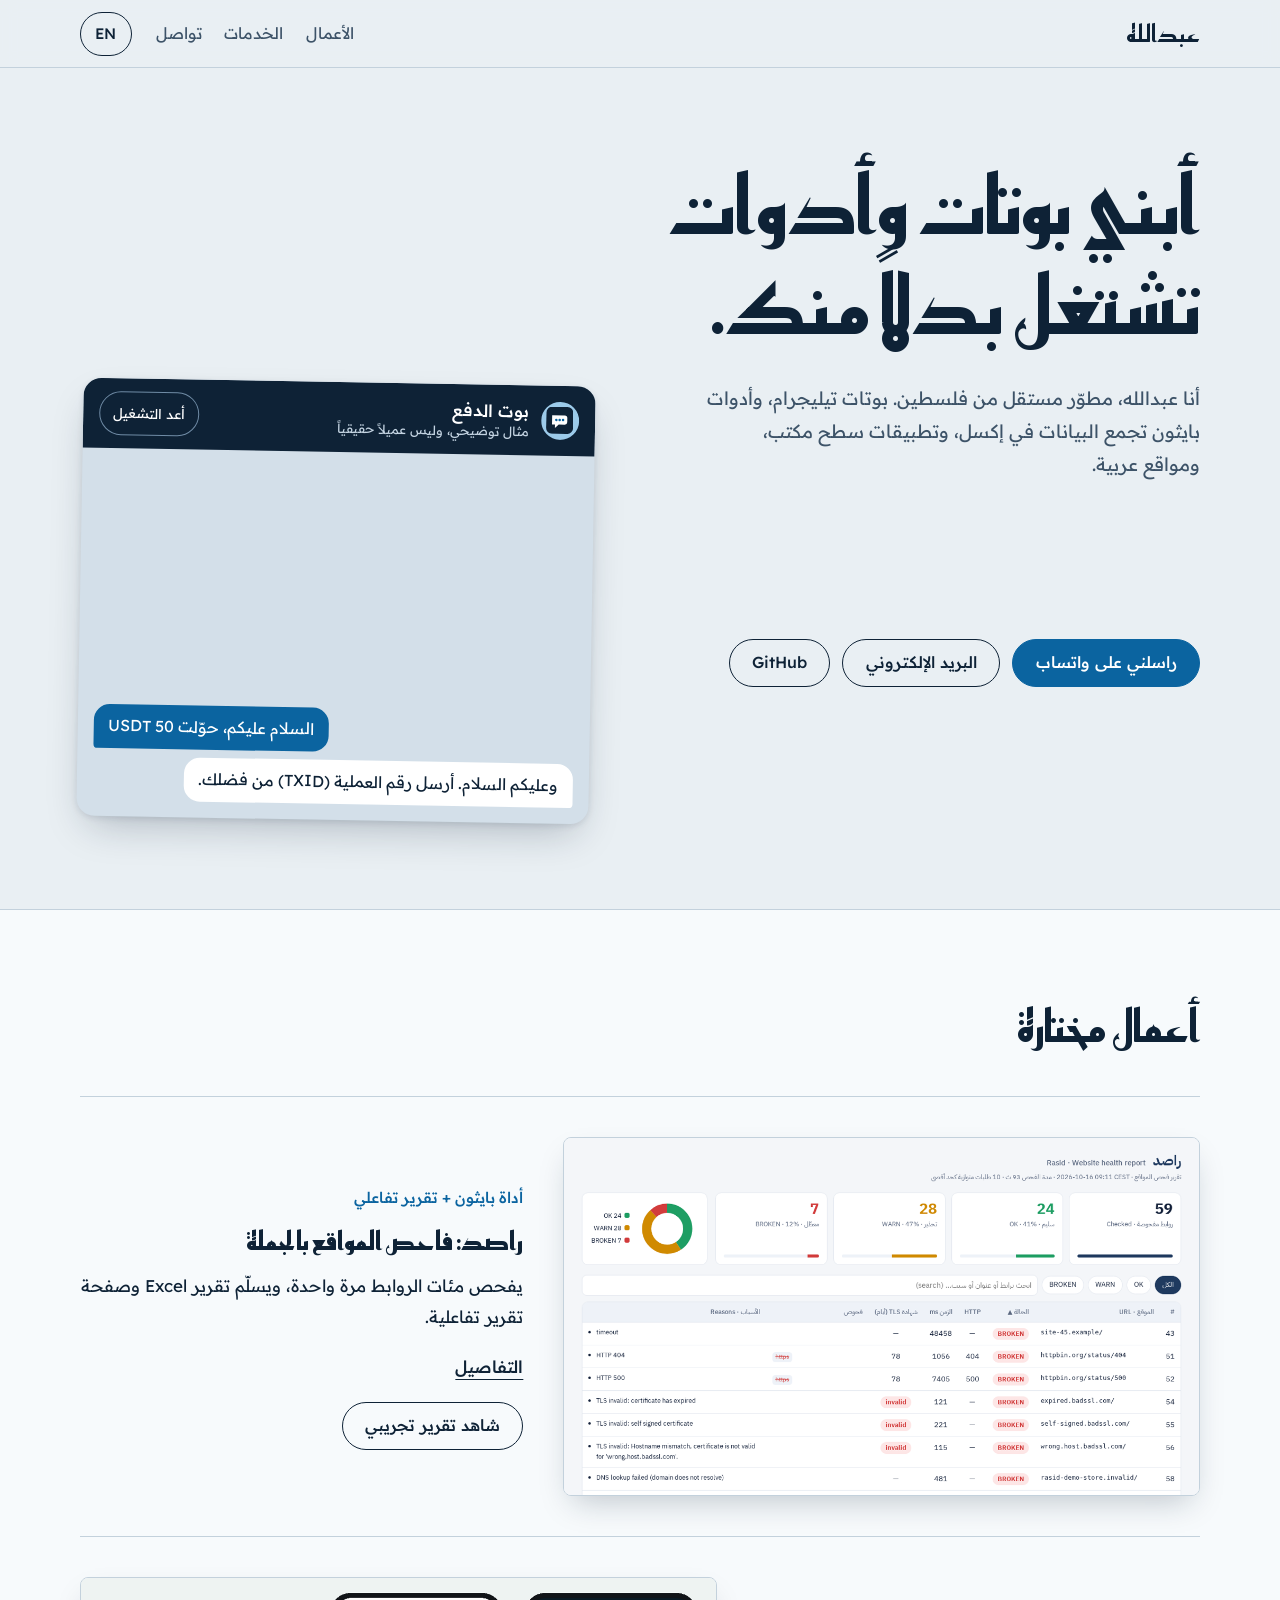
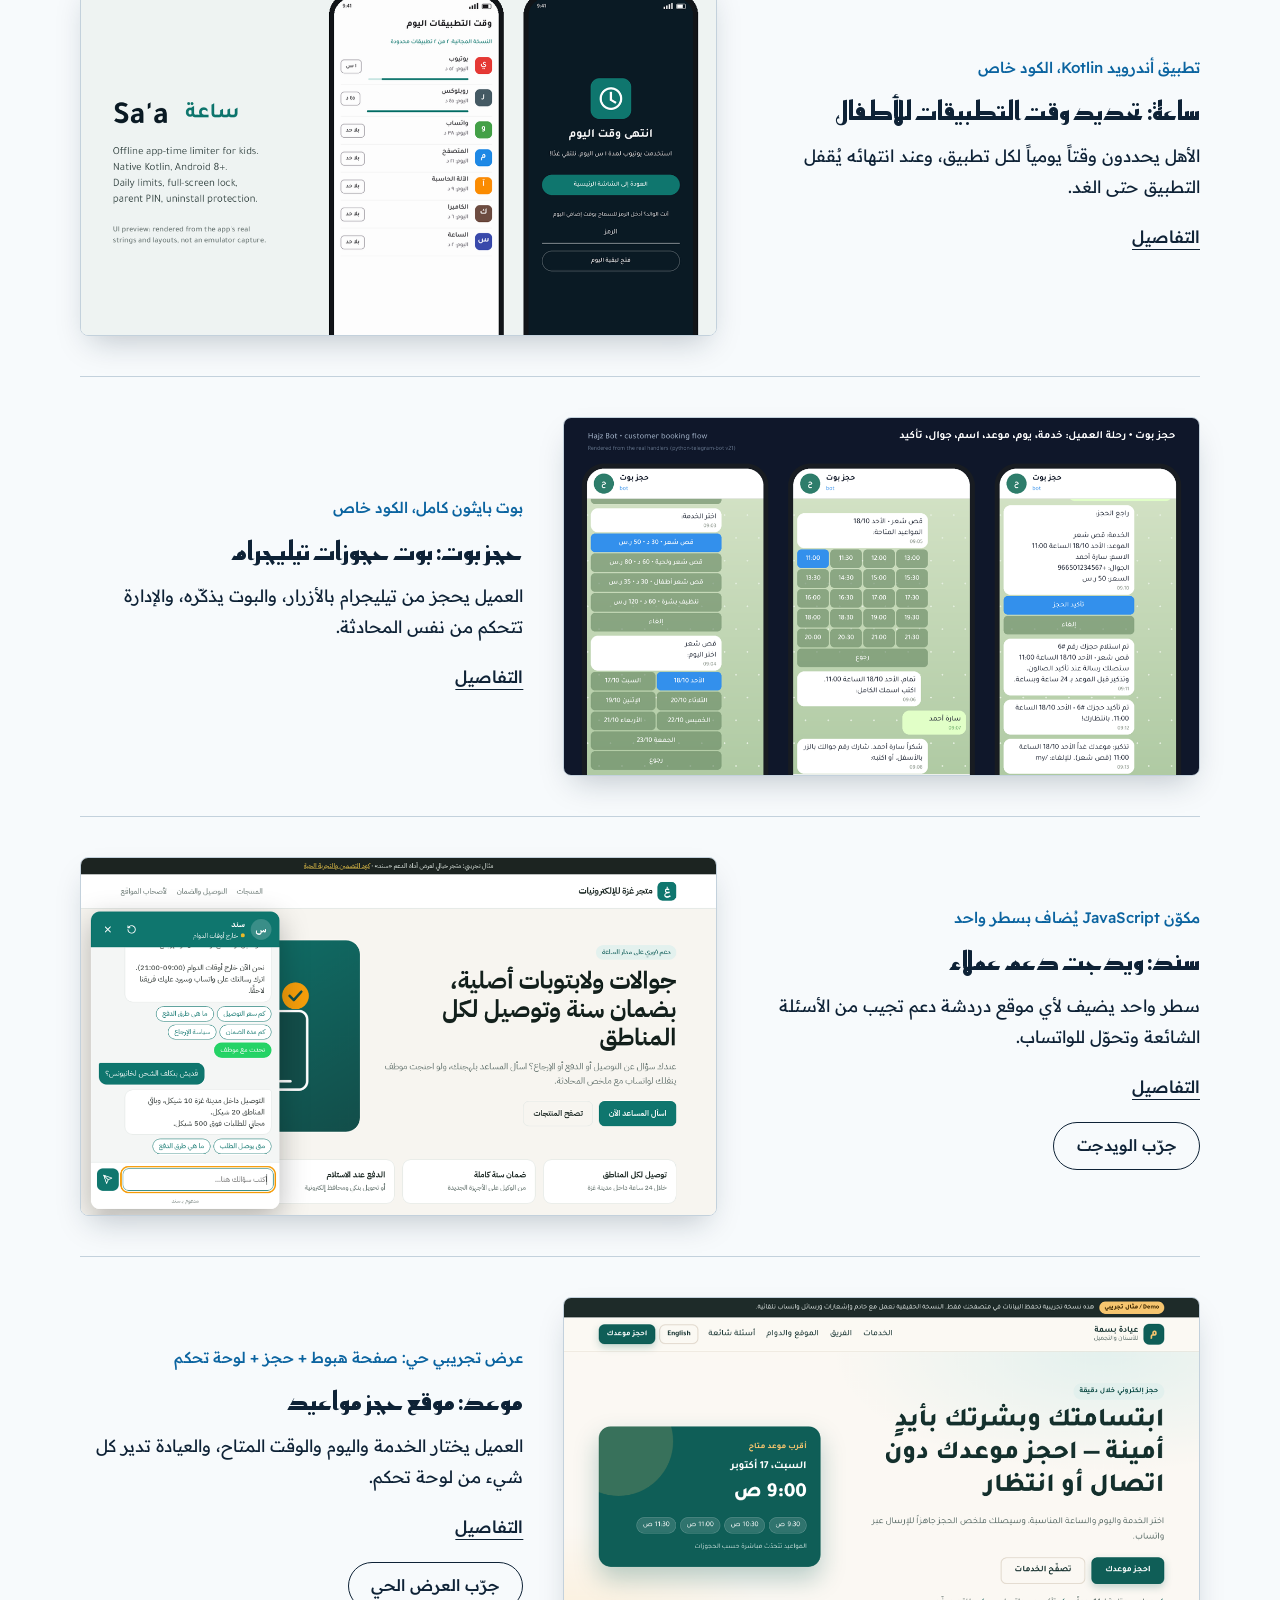
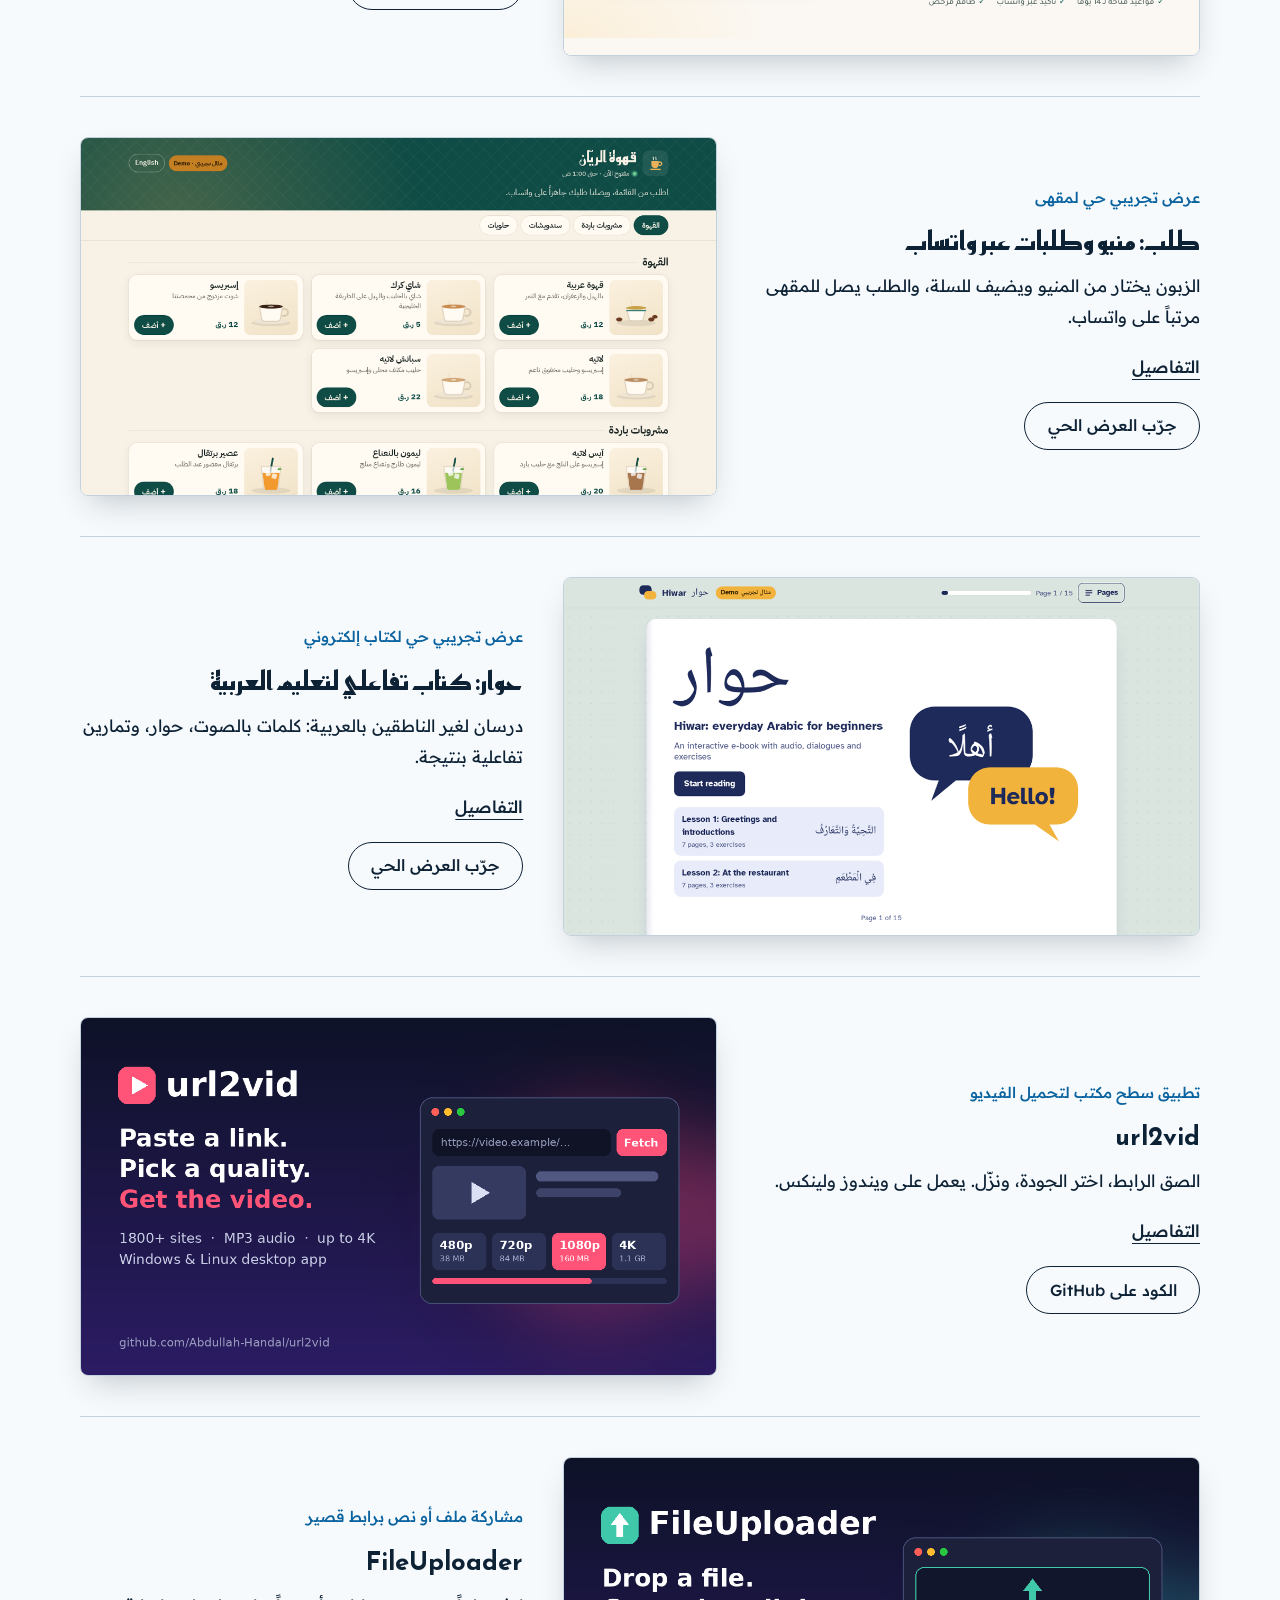
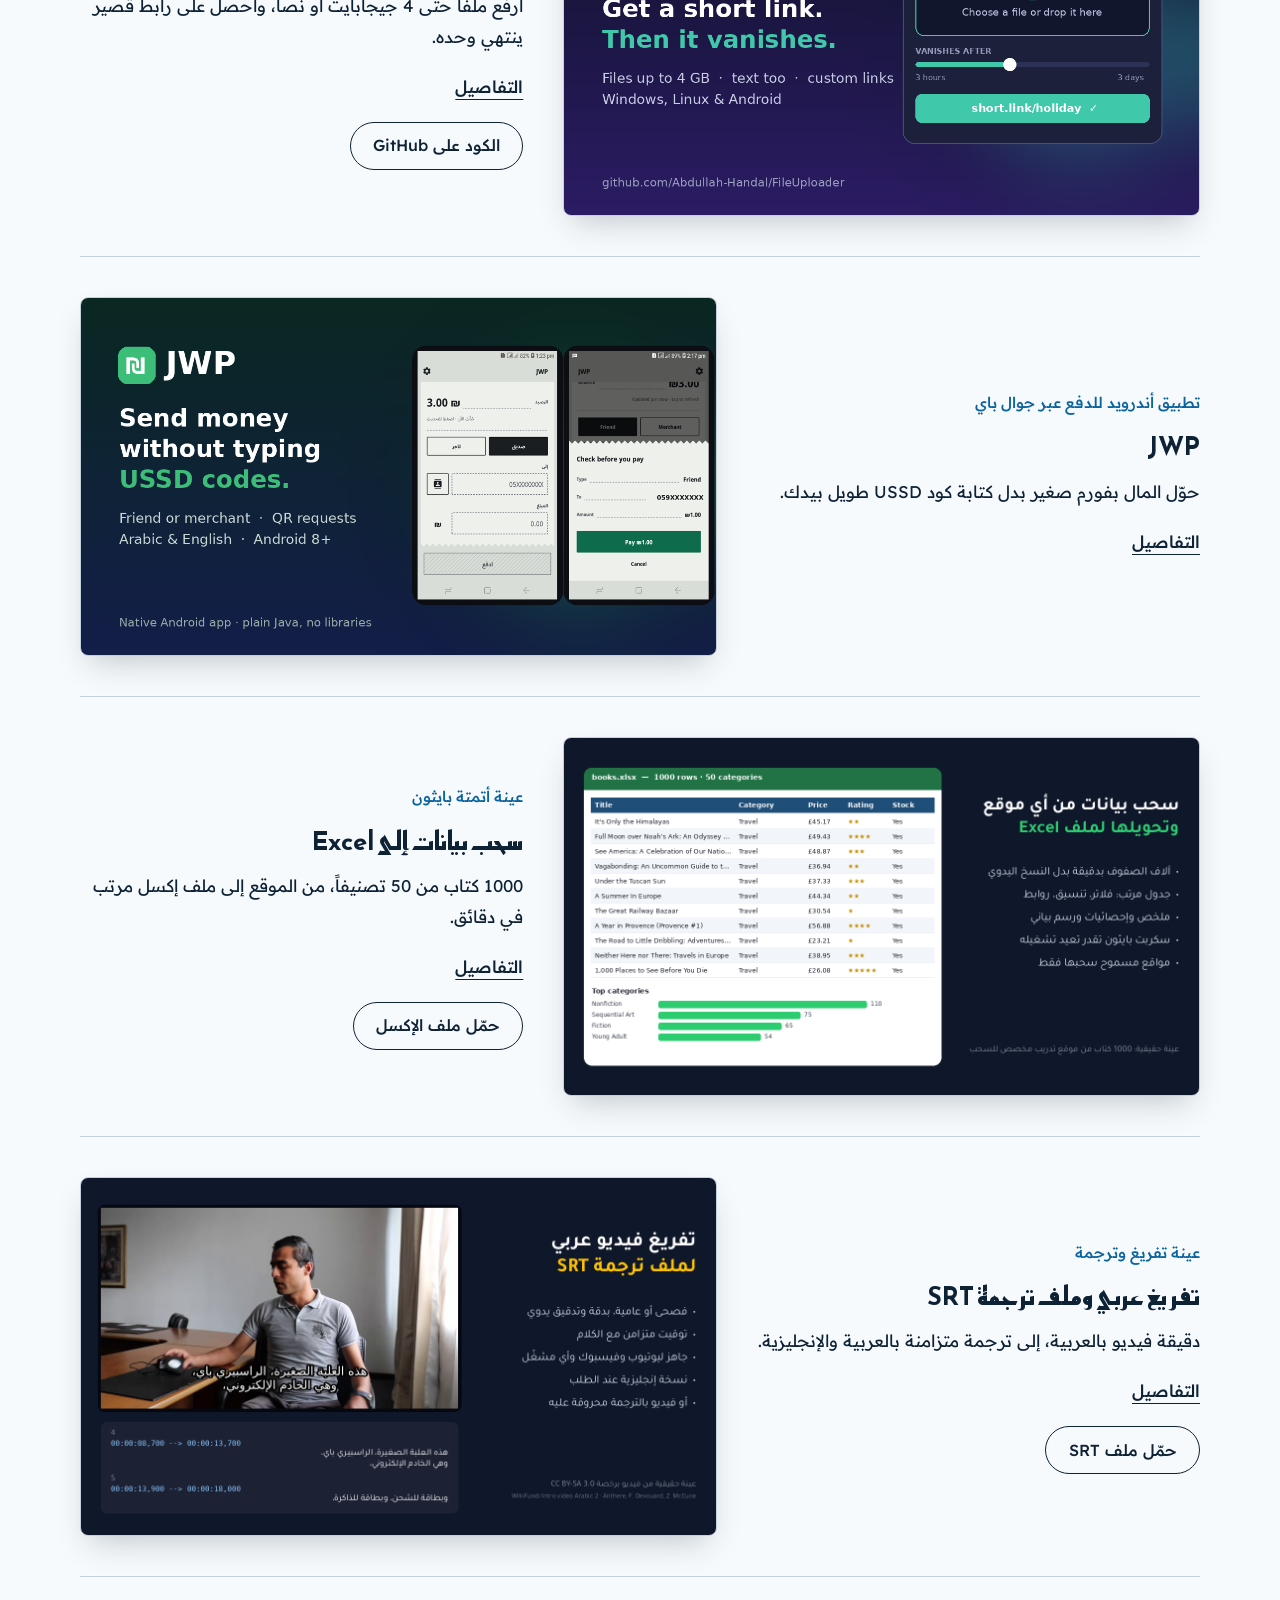
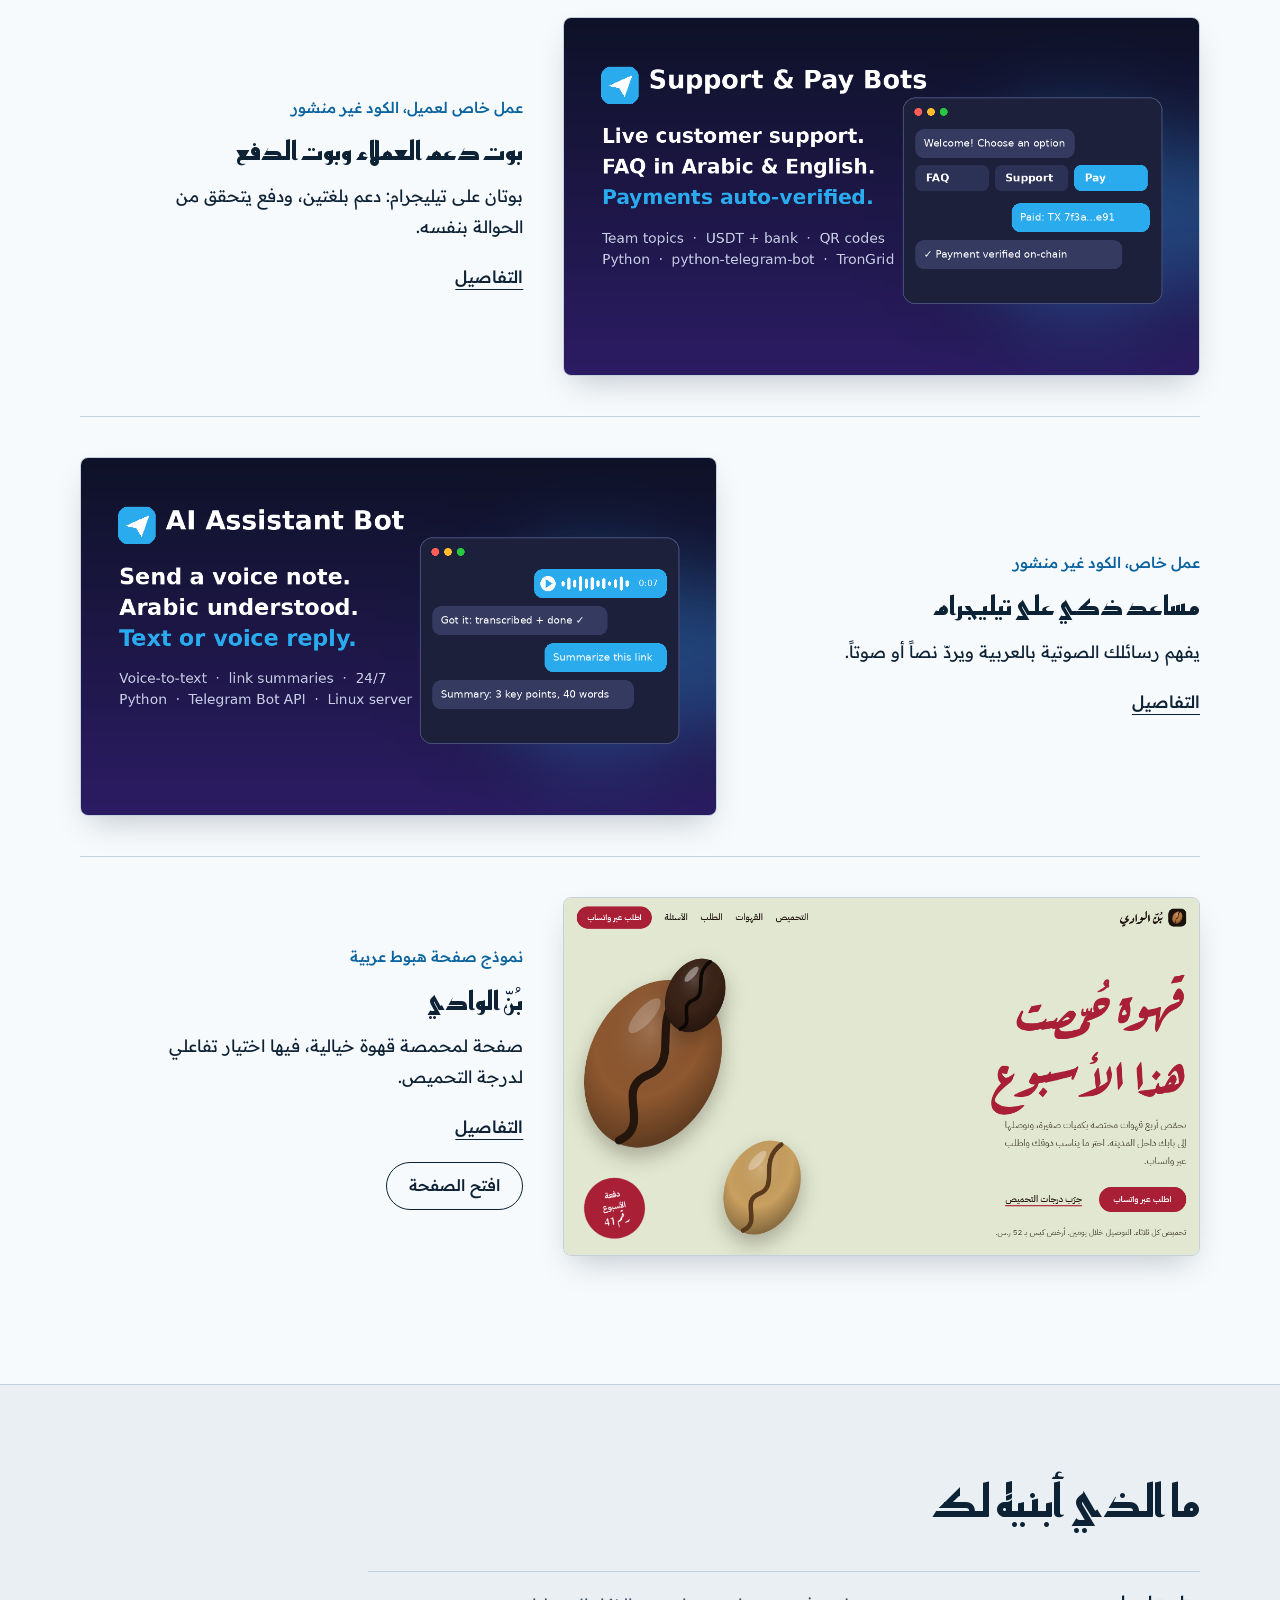
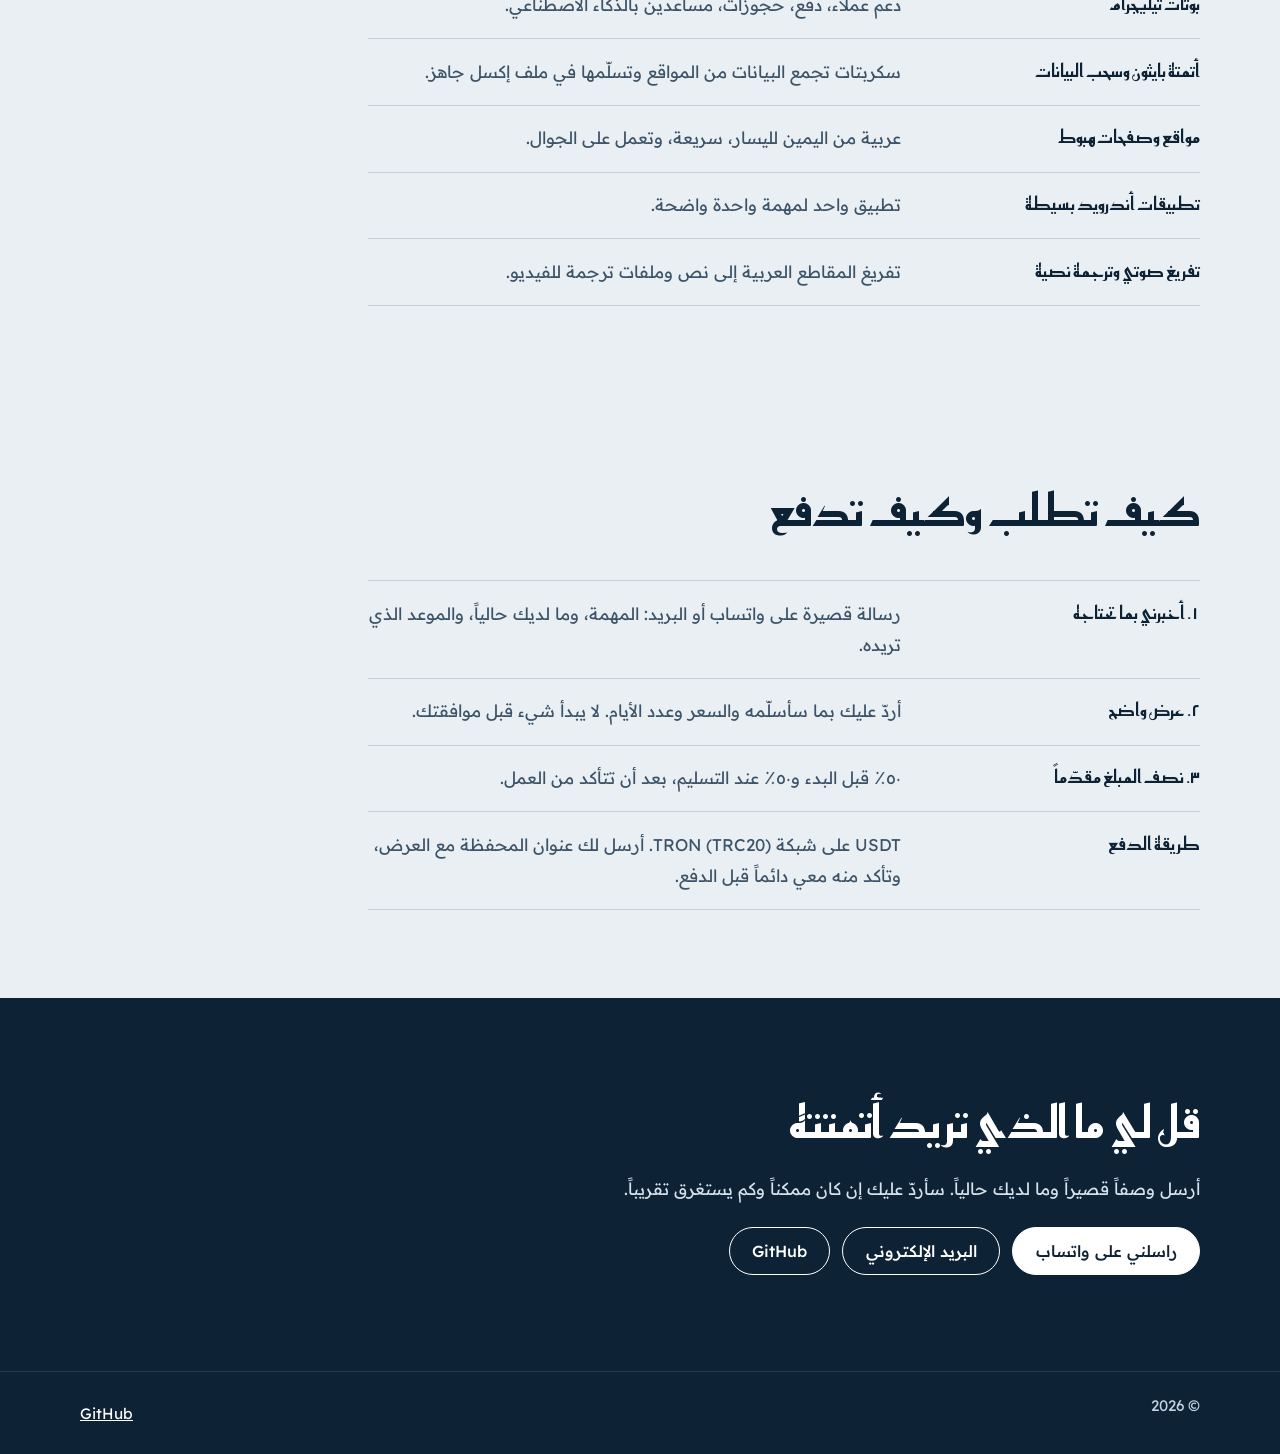
<file: index.html>
<!doctype html>
<html lang="ar" dir="rtl">
<head>
<meta charset="utf-8">
<meta name="viewport" content="width=device-width,initial-scale=1">
<title>عبدالله | مطوّر بوتات تيليجرام وأدوات بايثون</title>
<meta name="description" content="عبدالله، مطوّر مستقل من فلسطين: بوتات تيليجرام، أدوات بايثون وسحب بيانات إلى إكسل، ومواقع عربية.">
<meta property="og:type" content="website">
<meta property="og:title" content="عبدالله | مطوّر بوتات وأدوات">
<meta property="og:description" content="بوتات تيليجرام، أدوات بايثون، سحب بيانات، ومواقع عربية.">
<meta property="og:url" content="https://abdullah-handal.github.io/">
<meta property="og:image" content="https://abdullah-handal.github.io/og.png">
<meta property="og:image:width" content="1200"><meta property="og:image:height" content="630">
<meta name="twitter:card" content="summary_large_image">
<meta name="theme-color" content="#E9EFF3">
<link rel="icon" href="favicon.svg" type="image/svg+xml">
<link rel="preconnect" href="https://fonts.googleapis.com">
<link rel="preconnect" href="https://fonts.gstatic.com" crossorigin>
<link rel="stylesheet" href="https://fonts.googleapis.com/css2?family=Readex+Pro:wght@400;500;600&family=Reem+Kufi:wght@500;700&display=swap">
<link rel="stylesheet" href="style.css?v=3">
</head>
<body>
<a class="skip" href="#work" data-en="Skip to projects">تخطَّ إلى الأعمال</a>
<header class="top">
  <a class="brand" href="#top" aria-label="عبدالله" data-en-aria="Abdullah"><span data-en="Abdullah">عبدالله</span></a>
  <nav aria-label="القائمة" data-en-aria="Main">
    <a href="#work" data-en="Projects">الأعمال</a>
    <a href="#services" data-en="Services">الخدمات</a>
    <a href="#contact" data-en="Contact">تواصل</a>
  </nav>
  <button class="lang" id="lang" type="button" lang="en" aria-label="English">EN</button>
</header>

<main id="top">
<section class="hero">
  <h1 data-en="I build bots and tools that do the work for you.">أبني بوتات وأدوات تشتغل بدلاً منك.</h1>
  <p class="lead" data-en="I'm Abdullah, a freelance developer in Palestine. Telegram bots, Python tools that fetch data into Excel, desktop apps, and Arabic websites.">أنا عبدالله، مطوّر مستقل من فلسطين. بوتات تيليجرام، وأدوات بايثون تجمع البيانات في إكسل، وتطبيقات سطح مكتب، ومواقع عربية.</p>
  <div class="actions" data-contact="hero"></div>

  <figure class="chat" aria-label="مثال توضيحي لمحادثة مع بوت" data-en-aria="An illustrative conversation with a bot">
    <figcaption class="chat-head">
      <span class="avatar" aria-hidden="true"></span>
      <span><b data-en="Payments bot">بوت الدفع</b><small data-en="example conversation, not a real customer">مثال توضيحي، وليس عميلاً حقيقياً</small></span>
      <button type="button" id="replay" class="replay" data-en="Replay">أعد التشغيل</button>
    </figcaption>
    <ol class="thread" id="thread" aria-live="off"></ol>
  </figure>
</section>

<section id="work" class="work" aria-labelledby="w-h">
  <h2 id="w-h" data-en="Selected work">أعمال مختارة</h2>
  <div id="projects"></div>
</section>

<section id="services" class="services" aria-labelledby="s-h">
  <h2 id="s-h" data-en="What I can build for you">ما الذي أبنيه لك</h2>
  <ul id="service-list"></ul>
</section>

<section id="order" class="services" aria-labelledby="o-h">
  <h2 id="o-h" data-en="How ordering and payment work">كيف تطلب وكيف تدفع</h2>
  <ul>
    <li><b data-en="1. Tell me what you need">١. أخبرني بما تحتاجه</b><span data-en="A short message on WhatsApp or email: the task, what you have now, and your deadline.">رسالة قصيرة على واتساب أو البريد: المهمة، وما لديك حالياً، والموعد الذي تريده.</span></li>
    <li><b data-en="2. A clear offer">٢. عرض واضح</b><span data-en="I reply with what I will deliver, the price and the days. Nothing starts until you agree.">أردّ عليك بما سأسلّمه والسعر وعدد الأيام. لا يبدأ شيء قبل موافقتك.</span></li>
    <li><b data-en="3. Half up front">٣. نصف المبلغ مقدّماً</b><span data-en="50% before I start and 50% on delivery, after you have checked the work.">٥٠٪ قبل البدء و٥٠٪ عند التسليم، بعد أن تتأكد من العمل.</span></li>
    <li><b data-en="Payment method">طريقة الدفع</b><span data-en="USDT on the TRON network (TRC20). I send you the wallet address with the offer; always confirm it with me before you pay.">USDT على شبكة TRON (TRC20). أرسل لك عنوان المحفظة مع العرض، وتأكد منه معي دائماً قبل الدفع.</span></li>
  </ul>
</section>

<section id="contact" class="contact" aria-labelledby="c-h">
  <h2 id="c-h" data-en="Tell me what you want to automate">قل لي ما الذي تريد أتمتته</h2>
  <p data-en="Send a short description and what you have now. I'll reply with whether it's doable and roughly how long it would take.">أرسل وصفاً قصيراً وما لديك حالياً. سأردّ عليك إن كان ممكناً وكم يستغرق تقريباً.</p>
  <div class="actions" data-contact="all"></div>
</section>
</main>

<footer class="foot">
  <span id="year"></span>
  <a href="https://github.com/Abdullah-Handal" rel="noopener">GitHub</a>
</footer>
<script src="app.js?v=9"></script>
</body>
</html>
</file>
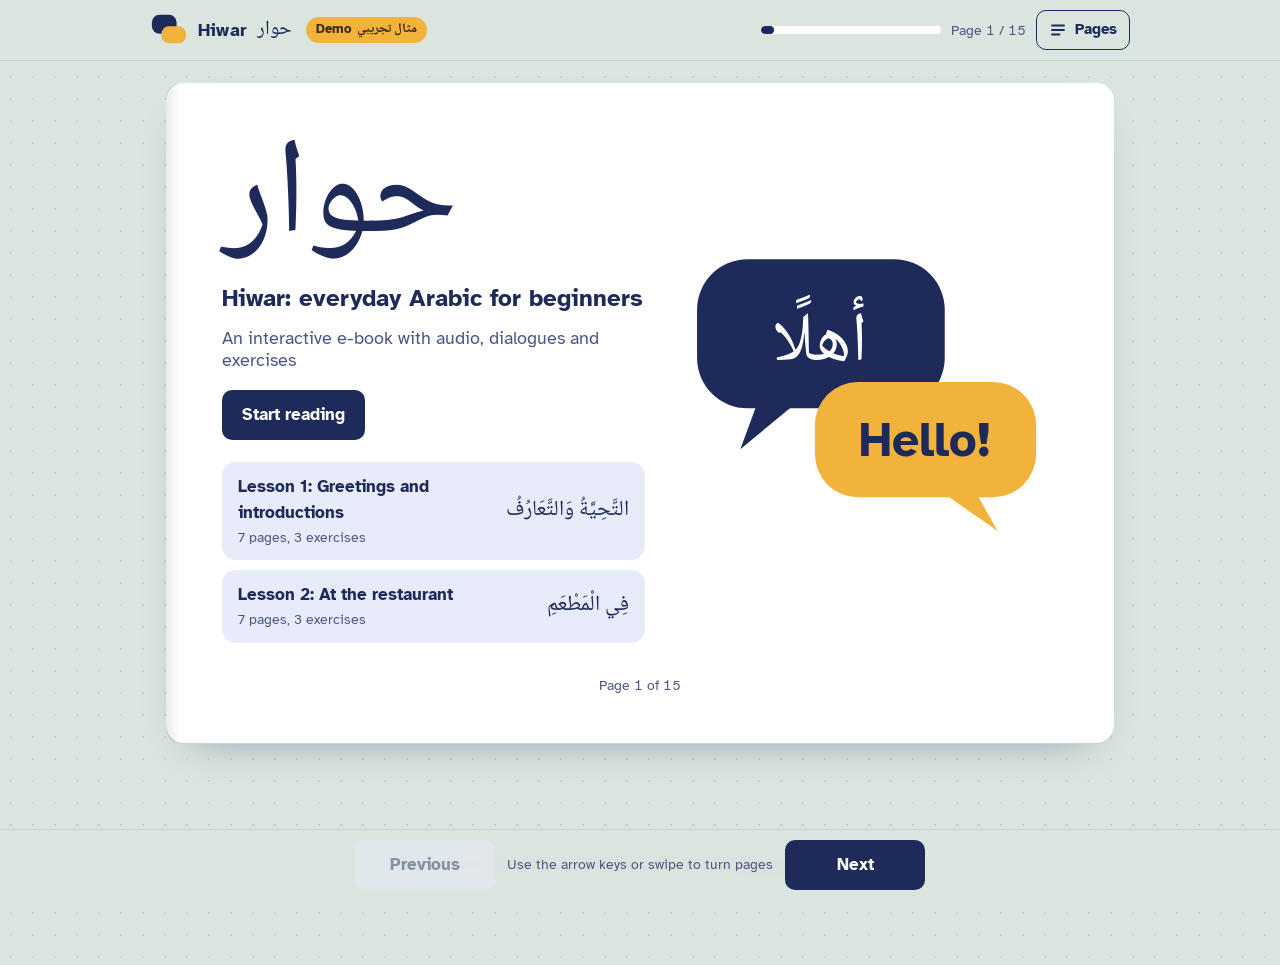
<file: demos/hiwar-ebook/index.html>
<!doctype html>
<html lang="en">
<head>
<meta charset="utf-8">
<meta name="viewport" content="width=device-width, initial-scale=1, viewport-fit=cover">
<title>Hiwar: Arabic for beginners (demo)</title>
<meta name="description" content="Hiwar (حوار) is a demo interactive e-book for learning Arabic: vocabulary with audio, dialogues and exercises that work on phone, tablet and computer.">
<meta name="theme-color" content="#dbe5e0">
<link rel="icon" href="data:image/svg+xml,%3Csvg xmlns='http://www.w3.org/2000/svg' viewBox='0 0 40 40'%3E%3Crect x='2' y='4' width='26' height='20' rx='8' fill='%231e2a5a'/%3E%3Crect x='12' y='16' width='26' height='18' rx='8' fill='%23f2b33d'/%3E%3C/svg%3E">
<link rel="preconnect" href="https://fonts.googleapis.com">
<link rel="preconnect" href="https://fonts.gstatic.com" crossorigin>
<link rel="stylesheet" href="https://fonts.googleapis.com/css2?family=Atkinson+Hyperlegible:ital,wght@0,400;0,700;1,400&family=Noto+Naskh+Arabic:wght@400;600;700&display=swap">
<link rel="stylesheet" href="css/styles.css">
</head>
<body>
<a class="skip" href="#page">Skip to the page</a>
<header class="topbar">
  <a class="brand" href="#1" data-go="0" aria-label="Hiwar, back to the cover">
    <svg viewBox="0 0 40 40" aria-hidden="true"><rect x="2" y="4" width="26" height="20" rx="8" fill="#1e2a5a"/><rect x="12" y="16" width="26" height="18" rx="8" fill="#f2b33d"/></svg>
    <b>Hiwar</b><span class="ar name-ar" lang="ar">حوار</span>
  </a>
  <span class="demo-badge" title="This is a sample project, not a full course">Demo <span class="ar" lang="ar">مثال تجريبي</span></span>
  <div class="progress">
    <div class="progress-track" role="progressbar" aria-label="Pages read" aria-valuemin="0" aria-valuemax="100" aria-valuenow="0"><div class="progress-fill" style="width:0"></div></div>
    <span class="progress-text" id="progress-text"></span>
    <button type="button" class="btn-ghost" id="toc-open" aria-haspopup="dialog">
      <svg viewBox="0 0 24 24" aria-hidden="true"><path d="M4 6h16M4 12h16M4 18h10" stroke="currentColor" stroke-width="2.4" stroke-linecap="round" fill="none"/></svg>
      <span class="label">Pages</span><span class="sr-only">Open the page list</span>
    </button>
  </div>
</header>

<main class="book" id="book">
  <article class="page" id="page" tabindex="-1" aria-live="off"></article>
</main>

<footer class="site-foot">
  A demo e-book built by Abdullah Handal. More work on <a href="https://abdullah-handal.github.io">abdullah-handal.github.io</a>.
</footer>

<nav class="pager" aria-label="Page navigation">
  <button type="button" class="btn secondary" id="prev">Previous</button>
  <span class="hint">Use the arrow keys or swipe to turn pages</span>
  <button type="button" class="btn" id="next">Next</button>
</nav>

<dialog class="toc" id="toc" aria-labelledby="toc-title">
  <div class="toc-head">
    <h2 id="toc-title">Pages</h2>
    <button type="button" class="btn-ghost" id="toc-close">Close</button>
  </div>
  <div class="toc-body" id="toc-body"></div>
</dialog>

<script src="js/logic.js"></script>
<script src="js/data.js"></script>
<script src="js/app.js"></script>
</body>
</html>
</file>
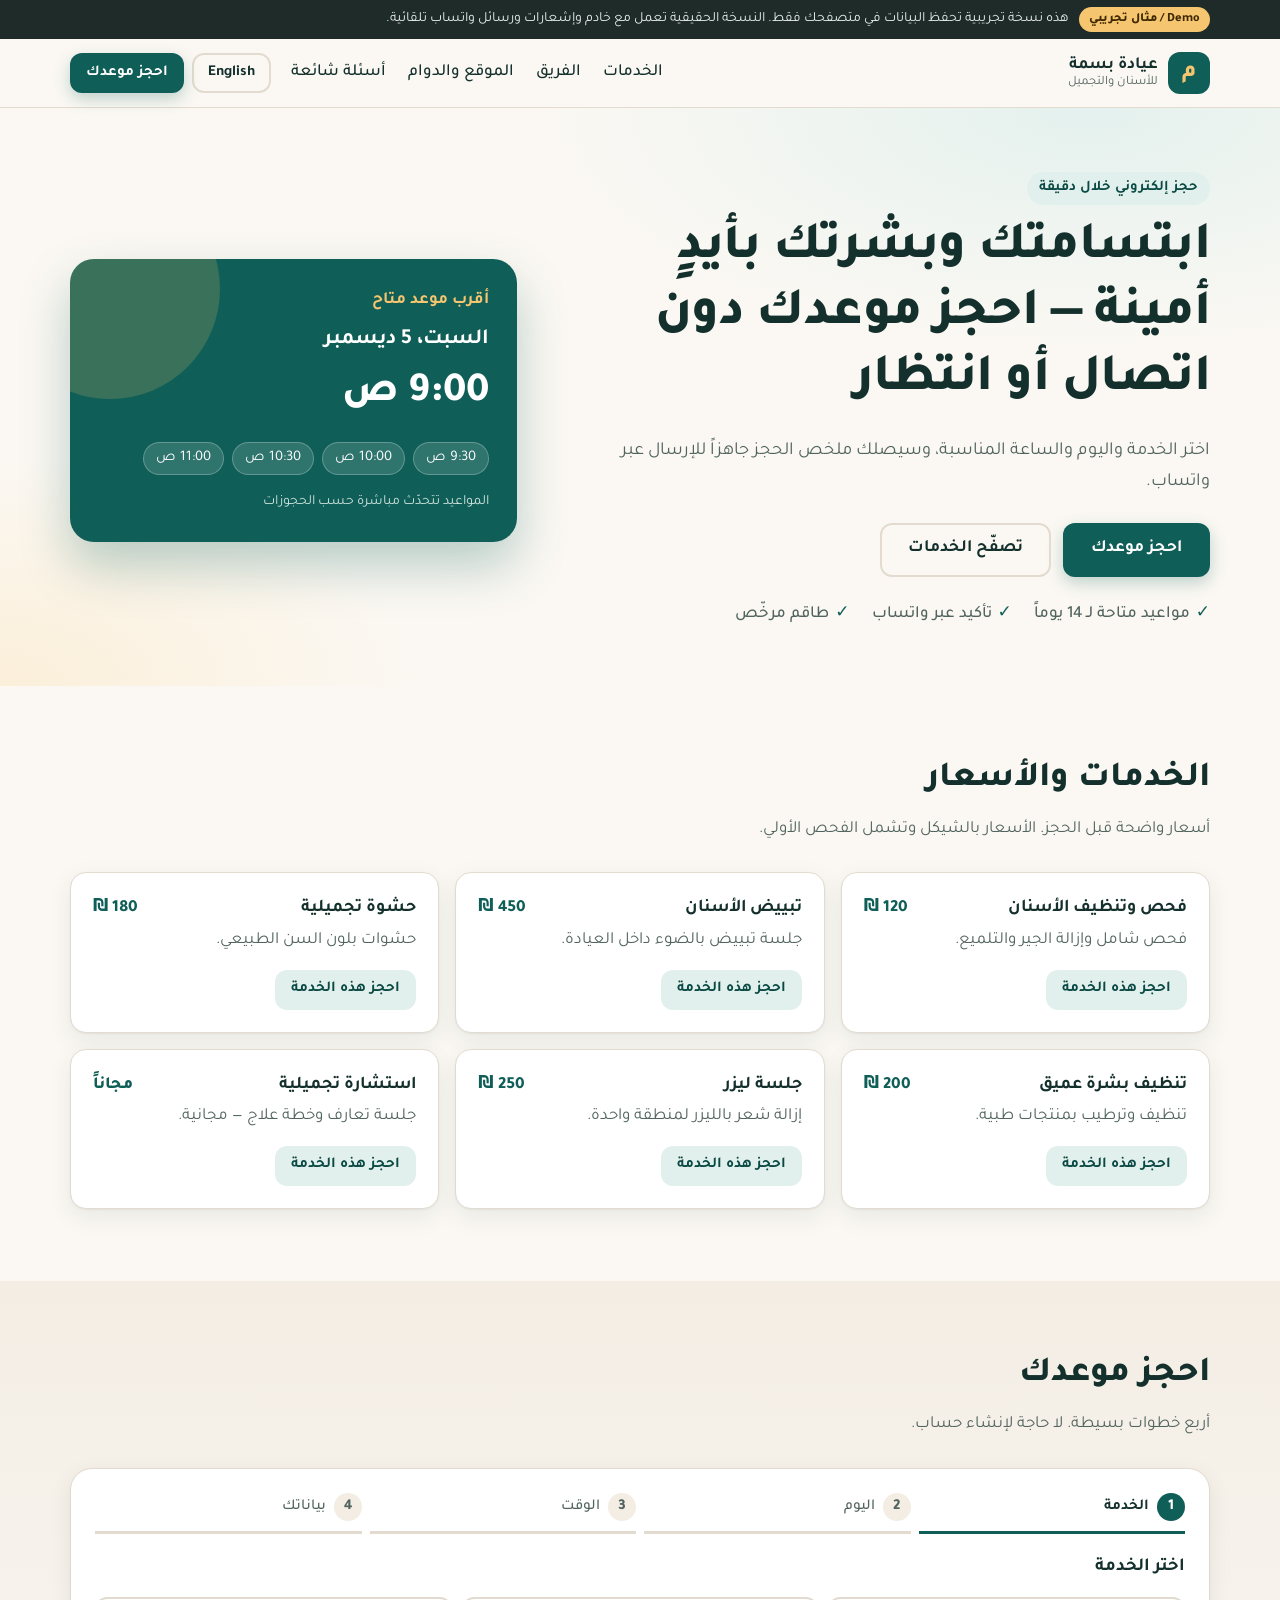
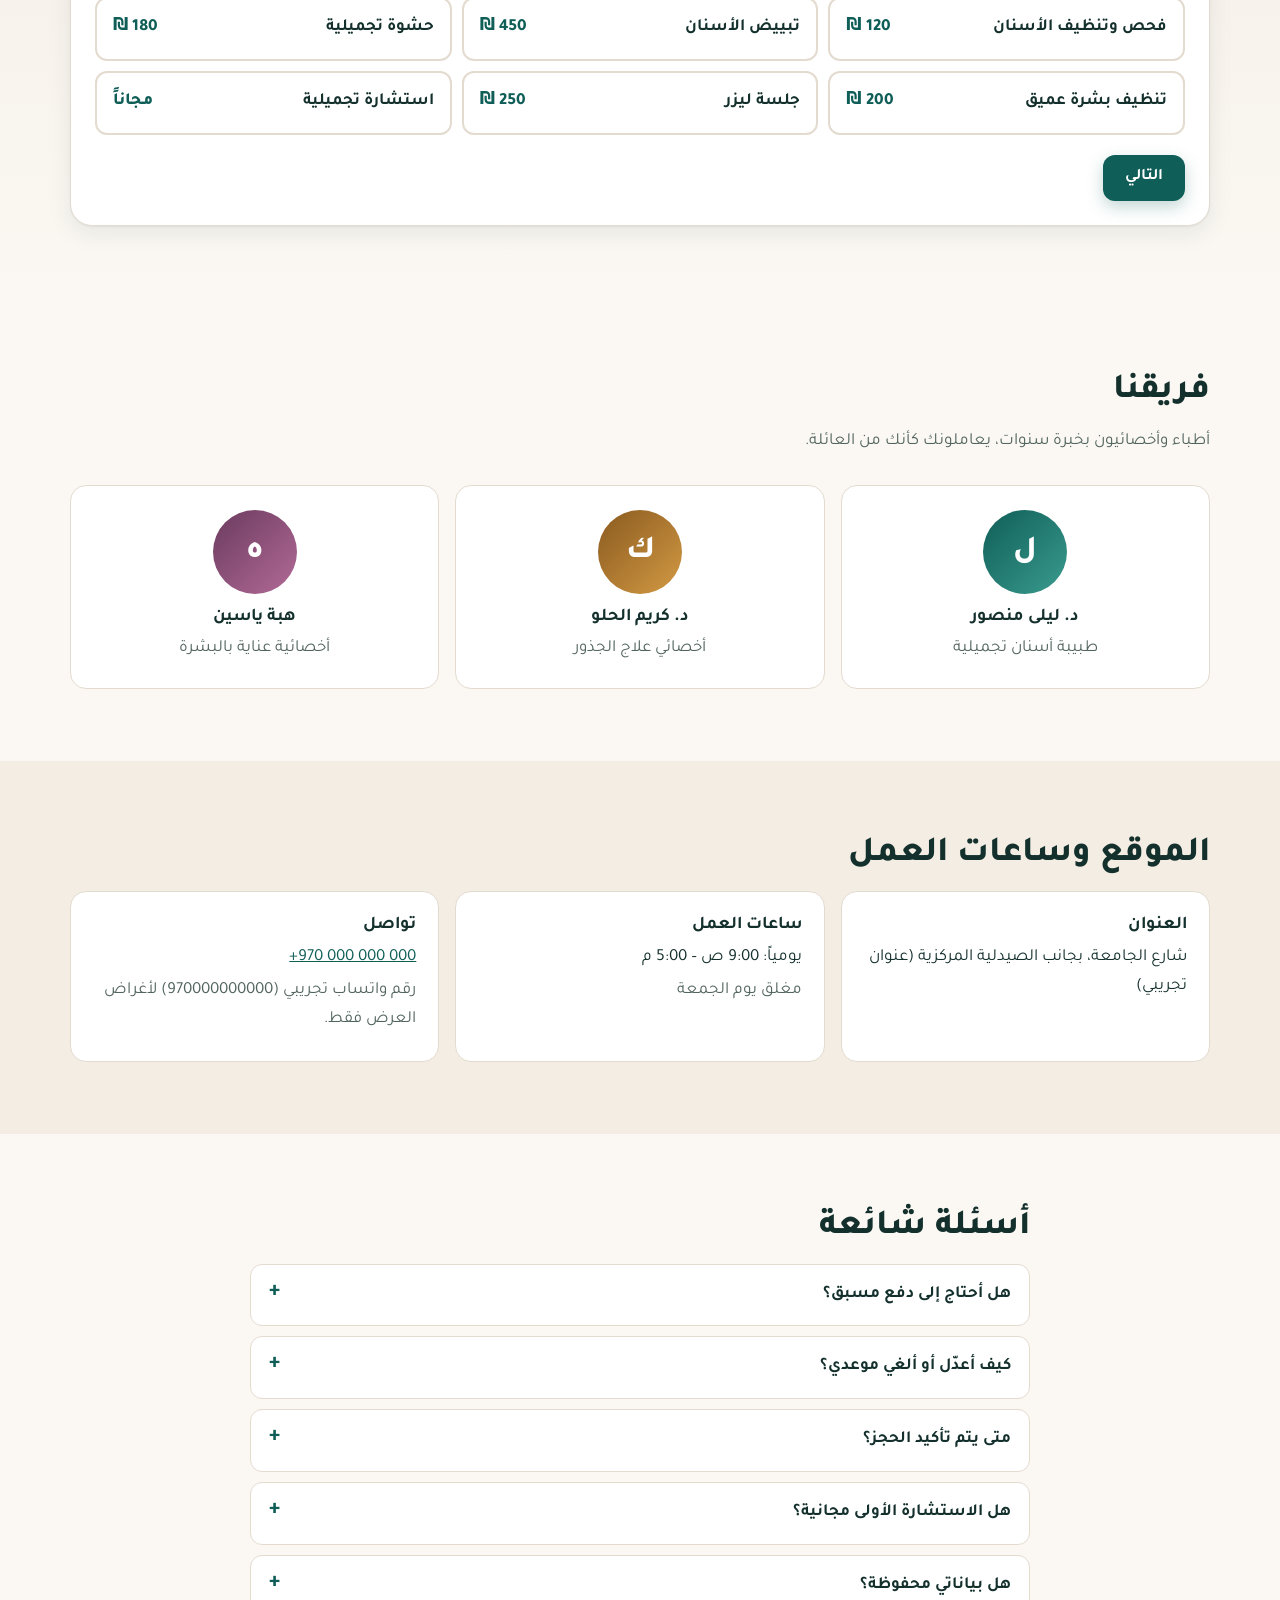
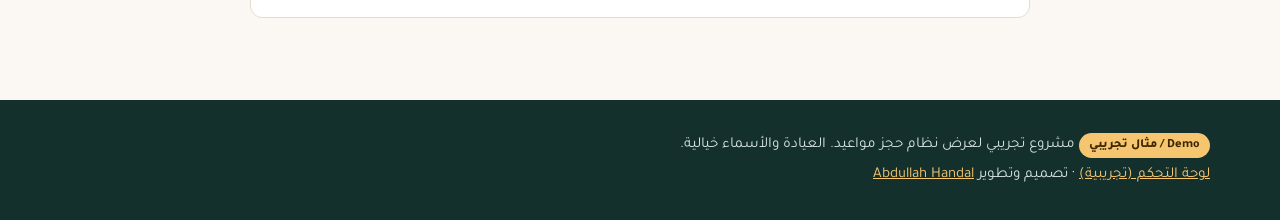
<file: demos/mawid-booking/index.html>
<!doctype html>
<html lang="ar" dir="rtl">
<head>
<meta charset="utf-8">
<meta name="viewport" content="width=device-width, initial-scale=1">
<title>موعد | عيادة بسمة — حجز المواعيد (Demo)</title>
<meta name="description" content="Mawid: an appointment-booking demo for a dental and beauty clinic. Arabic RTL landing page, booking flow and admin panel. Demo project.">
<meta name="theme-color" content="#0f5e57">
<link rel="icon" href="data:image/svg+xml,%3Csvg xmlns='http://www.w3.org/2000/svg' viewBox='0 0 64 64'%3E%3Crect width='64' height='64' rx='16' fill='%230f5e57'/%3E%3Ctext x='32' y='44' font-size='34' text-anchor='middle' fill='%23f6c56f' font-family='Arial'%3EM%3C/text%3E%3C/svg%3E">
<link rel="preconnect" href="https://fonts.googleapis.com">
<link rel="preconnect" href="https://fonts.gstatic.com" crossorigin>
<link href="https://fonts.googleapis.com/css2?family=Tajawal:wght@400;500;700;800&display=swap" rel="stylesheet">
<link rel="stylesheet" href="css/style.css">
</head>
<body>
<a class="skip" href="#main" data-i18n="skip">تخطَّ إلى المحتوى</a>

<div class="demo-bar" role="note">
  <div class="wrap"><span class="badge" data-i18n="demoBadge">Demo / مثال تجريبي</span> <span data-i18n="demoNote">هذه نسخة تجريبية تحفظ البيانات في متصفحك فقط.</span></div>
</div>

<header class="site-header">
  <div class="wrap nav">
    <a class="brand" href="#top" id="top">
      <span class="logo" aria-hidden="true">م</span>
      <span class="brand-text"><b data-i18n="clinic">عيادة بسمة</b><small data-i18n="clinicSub">للأسنان والتجميل</small></span>
    </a>
    <nav class="menu" data-i18n-aria="navMain" aria-label="القائمة الرئيسية">
      <a href="#services" data-i18n="navServices">الخدمات</a>
      <a href="#team" data-i18n="navTeam">الفريق</a>
      <a href="#visit" data-i18n="navVisit">الموقع والدوام</a>
      <a href="#faq" data-i18n="navFaq">أسئلة شائعة</a>
    </nav>
    <div class="nav-actions">
      <button class="btn btn-ghost sm" id="langBtn" type="button" data-i18n-aria="langAria" aria-label="Switch to English" lang="en"><span data-i18n="langSwitch">English</span></button>
      <a class="btn btn-primary sm" href="#book" data-i18n="bookNow">احجز موعدك</a>
    </div>
  </div>
</header>

<main id="main" tabindex="-1">
  <section class="hero">
    <div class="wrap hero-grid">
      <div>
        <p class="kicker" data-i18n="heroKicker">حجز إلكتروني خلال دقيقة</p>
        <h1 data-i18n="heroTitle">ابتسامتك وبشرتك بأيدٍ أمينة</h1>
        <p class="lead" data-i18n="heroText">اختر الخدمة واليوم والساعة المناسبة.</p>
        <div class="cta-row">
          <a class="btn btn-primary lg" href="#book" data-i18n="bookNow">احجز موعدك</a>
          <a class="btn btn-ghost lg" href="#services" data-i18n="heroSecondary">تصفّح الخدمات</a>
        </div>
        <ul class="trust">
          <li data-i18n="trust1">مواعيد متاحة لـ 14 يوماً</li>
          <li data-i18n="trust2">تأكيد عبر واتساب</li>
          <li data-i18n="trust3">طاقم مرخّص</li>
        </ul>
      </div>
      <aside class="hero-card" aria-labelledby="nextFreeLbl">
        <p class="hc-label" id="nextFreeLbl" data-i18n="nextFree">أقرب موعد متاح</p>
        <p class="hc-day" id="nextFreeDay">—</p>
        <p class="hc-time" id="nextFreeTime"></p>
        <div class="hc-slots" id="nextFreeSlots" aria-hidden="true"></div>
        <p class="hc-hint" data-i18n="cardHint">المواعيد تتحدّث مباشرة حسب الحجوزات</p>
      </aside>
    </div>
  </section>

  <section id="services" class="section" aria-labelledby="servicesTitle">
    <div class="wrap">
      <h2 id="servicesTitle" data-i18n="servicesTitle">الخدمات والأسعار</h2>
      <p class="section-sub" data-i18n="servicesSub">أسعار واضحة قبل الحجز.</p>
      <ul class="services" id="servicesList"></ul>
    </div>
  </section>

  <section id="book" class="section book" aria-labelledby="bookTitle">
    <div class="wrap">
      <h2 id="bookTitle" data-i18n="bookTitle">احجز موعدك</h2>
      <p class="section-sub" data-i18n="bookSub">أربع خطوات بسيطة.</p>
      <div class="booker">
        <ol class="steps" id="steps" data-i18n-aria="stepsAria" aria-label="خطوات الحجز">
          <li data-i18n="step1">الخدمة</li><li data-i18n="step2">اليوم</li><li data-i18n="step3">الوقت</li><li data-i18n="step4">بياناتك</li>
        </ol>
        <p class="pick" id="pickSummary" hidden></p>
        <div class="panel" id="bookPanel"></div>
      </div>
    </div>
  </section>

  <section id="team" class="section" aria-labelledby="teamTitle">
    <div class="wrap">
      <h2 id="teamTitle" data-i18n="teamTitle">فريقنا</h2>
      <p class="section-sub" data-i18n="teamSub">أطباء وأخصائيون بخبرة سنوات.</p>
      <ul class="team">
        <li><span class="avatar a1" aria-hidden="true">ل</span><h3 data-i18n="t1n">د. ليلى منصور</h3><p data-i18n="t1r">طبيبة أسنان تجميلية</p></li>
        <li><span class="avatar a2" aria-hidden="true">ك</span><h3 data-i18n="t2n">د. كريم الحلو</h3><p data-i18n="t2r">أخصائي علاج الجذور</p></li>
        <li><span class="avatar a3" aria-hidden="true">ه</span><h3 data-i18n="t3n">هبة ياسين</h3><p data-i18n="t3r">أخصائية عناية بالبشرة</p></li>
      </ul>
    </div>
  </section>

  <section id="visit" class="section alt" aria-labelledby="visitTitle">
    <div class="wrap">
      <h2 id="visitTitle" data-i18n="visitTitle">الموقع وساعات العمل</h2>
      <div class="visit">
        <div class="info"><h3 data-i18n="address">العنوان</h3><p data-i18n="addressVal">شارع الجامعة (عنوان تجريبي)</p></div>
        <div class="info"><h3 data-i18n="hours">ساعات العمل</h3><p id="hoursText">—</p><p id="closedText" class="muted"></p></div>
        <div class="info"><h3 data-i18n="contact">تواصل</h3><p><a href="https://wa.me/970000000000" rel="noopener" dir="ltr">+970 000 000 000</a></p><p class="muted" data-i18n="waNote">رقم تجريبي</p></div>
      </div>
    </div>
  </section>

  <section id="faq" class="section" aria-labelledby="faqTitle">
    <div class="wrap narrow">
      <h2 id="faqTitle" data-i18n="faqTitle">أسئلة شائعة</h2>
      <div class="faq">
        <details><summary data-i18n="q1">هل أحتاج إلى دفع مسبق؟</summary><p data-i18n="a1"></p></details>
        <details><summary data-i18n="q2">كيف أعدّل أو ألغي موعدي؟</summary><p data-i18n="a2"></p></details>
        <details><summary data-i18n="q3">متى يتم تأكيد الحجز؟</summary><p data-i18n="a3"></p></details>
        <details><summary data-i18n="q4">هل الاستشارة الأولى مجانية؟</summary><p data-i18n="a4"></p></details>
        <details><summary data-i18n="q5">هل بياناتي محفوظة؟</summary><p data-i18n="a5"></p></details>
      </div>
    </div>
  </section>
</main>

<footer class="site-footer">
  <div class="wrap foot">
    <p><span class="badge" data-i18n="demoBadge">Demo / مثال تجريبي</span> <span data-i18n="footDemo">مشروع تجريبي.</span></p>
    <p><a href="admin.html" data-i18n="footAdmin">لوحة التحكم (تجريبية)</a> · <span data-i18n="footBy">تصميم وتطوير</span> <a href="https://abdullah-handal.github.io" rel="noopener">Abdullah Handal</a></p>
  </div>
</footer>

<script src="js/core.js"></script>
<script src="js/i18n.js"></script>
<script src="js/app.js"></script>
</body>
</html>
</file>
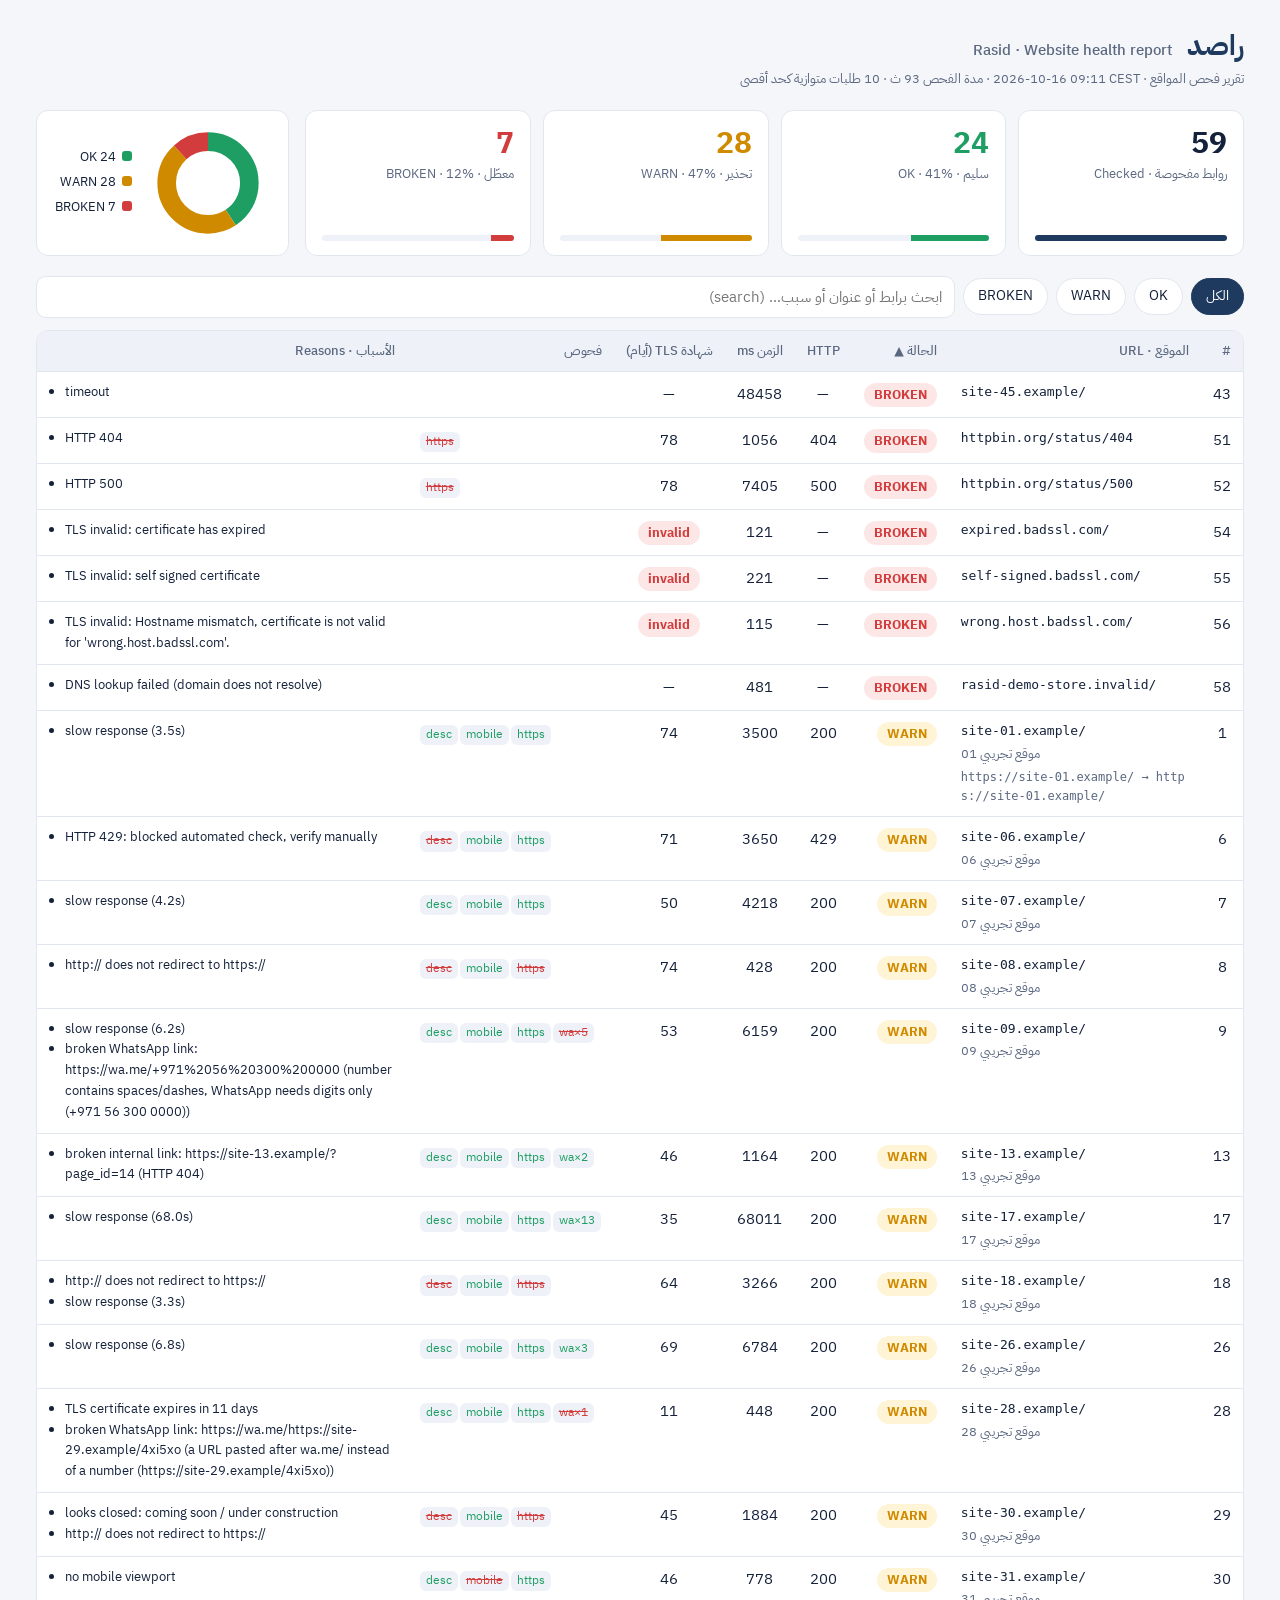
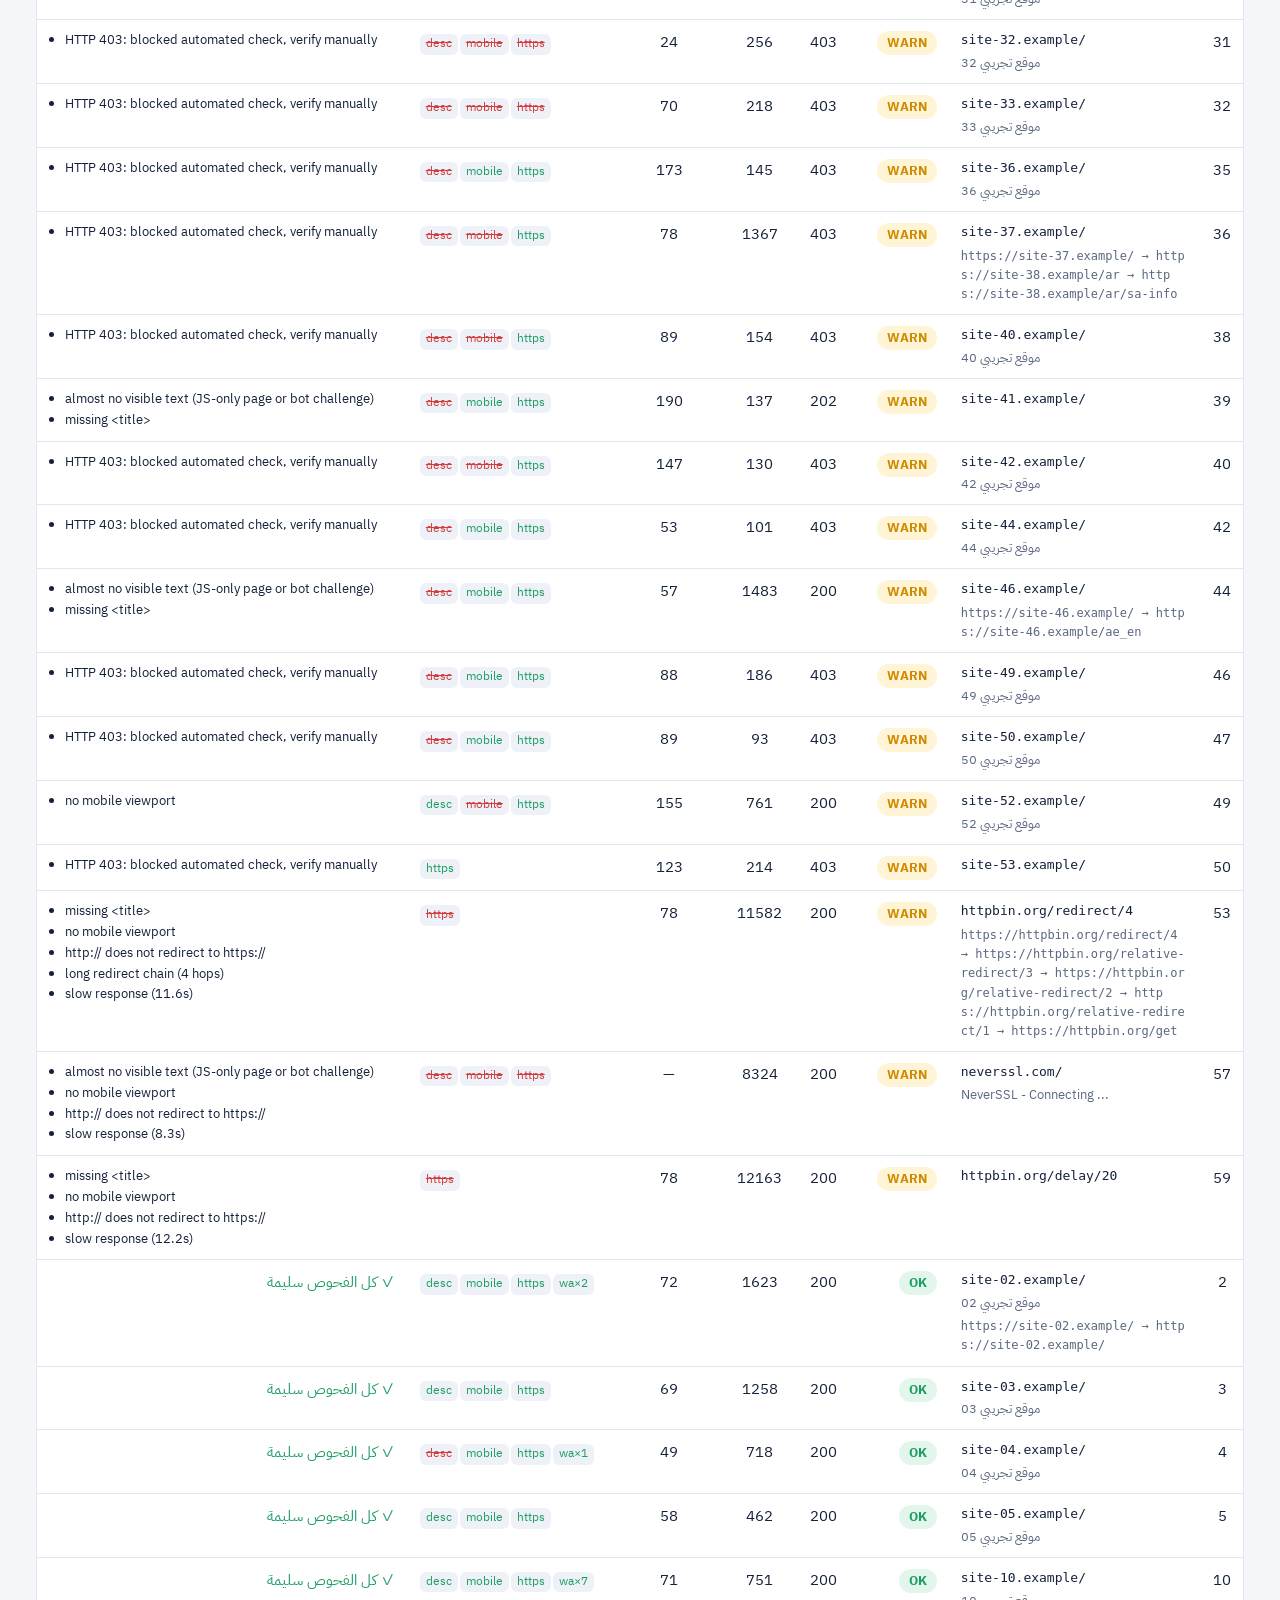
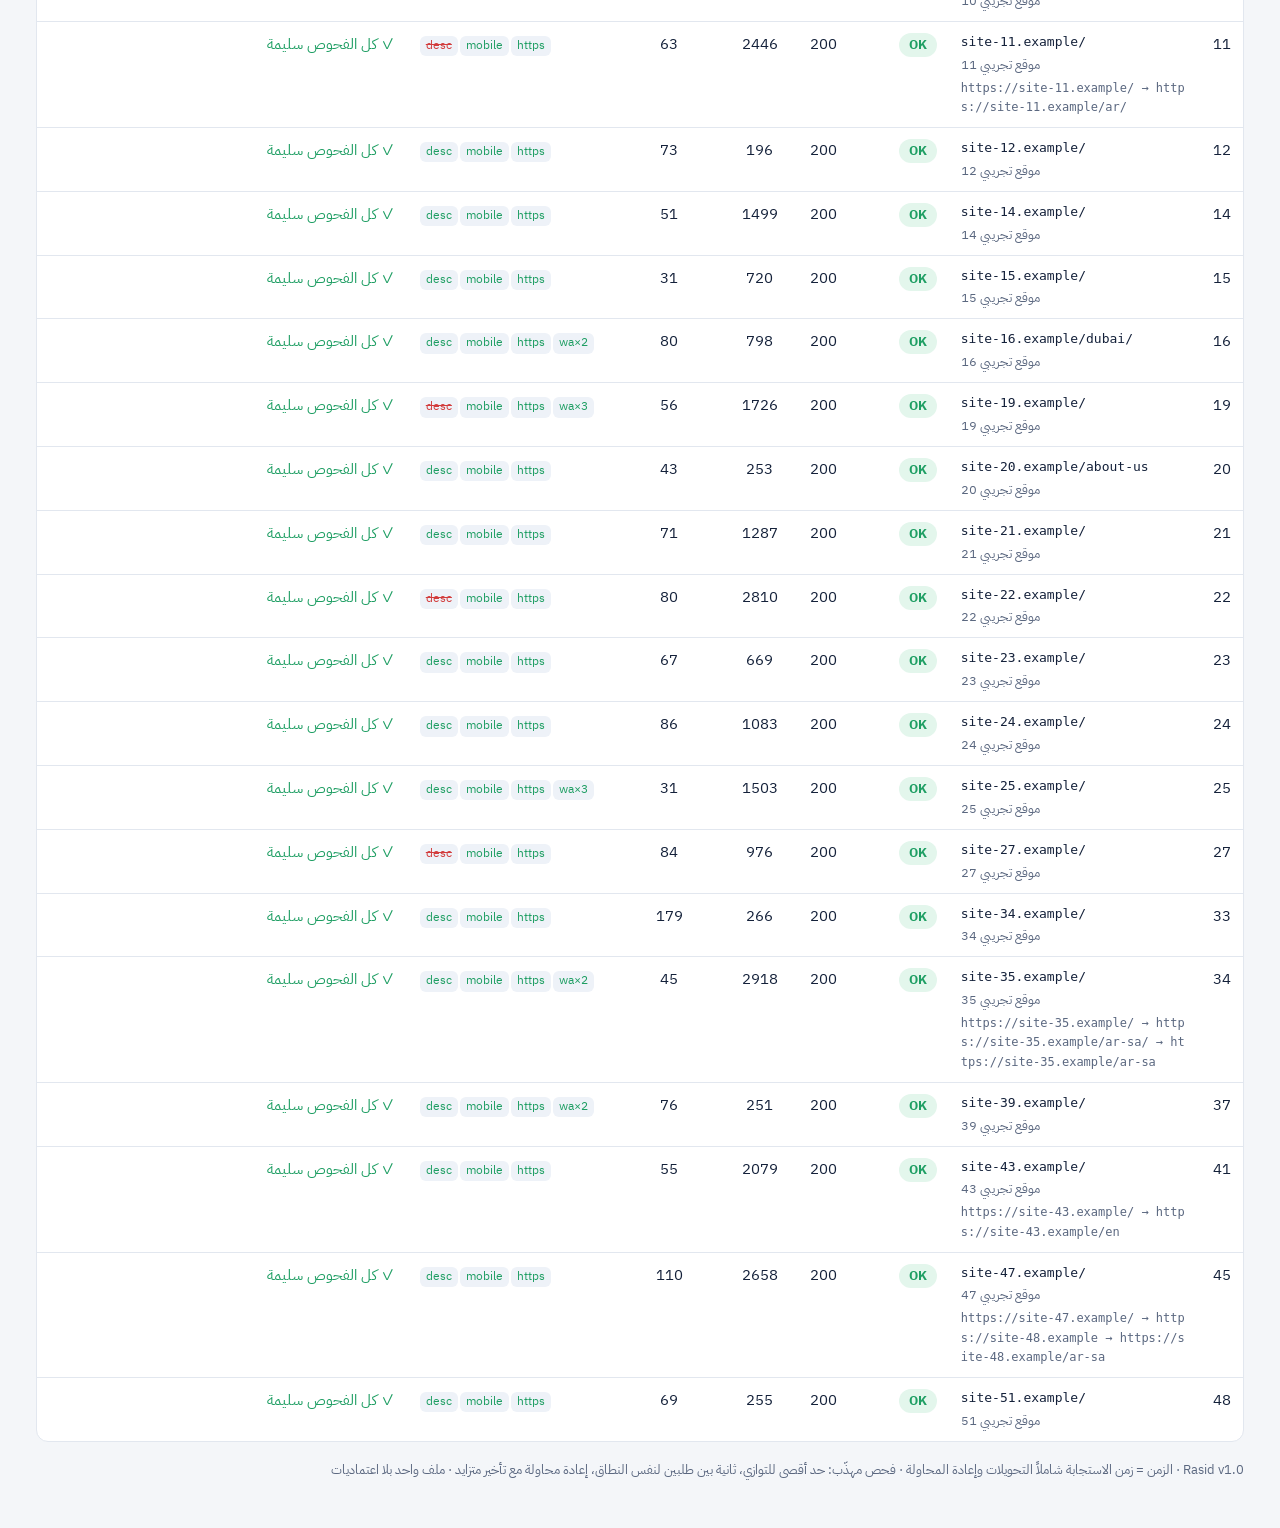
<file: demos/rasid-checker/index.html>
<!doctype html>
<html lang="ar" dir="rtl">
<head>
<meta charset="utf-8">
<meta name="viewport" content="width=device-width, initial-scale=1">
<title>راصد · تقرير فحص المواقع</title>
<link rel="preconnect" href="https://fonts.googleapis.com">
<link href="https://fonts.googleapis.com/css2?family=IBM+Plex+Sans+Arabic:wght@400;500;700&display=swap" rel="stylesheet">
<style>
:root{--sans:"IBM Plex Sans Arabic","Segoe UI",Tahoma,"DejaVu Sans",sans-serif;--bg:#f4f6f9;--panel:#fff;--ink:#14213a;--muted:#5b6880;--line:#e2e7ef;--brand:#1f3a5f;
--ok:#1e9e63;--ok-bg:#e3f6ec;--warn:#d08a00;--warn-bg:#fff4d6;--bad:#d23c3c;--bad-bg:#fde6e6;--chip:#eef2f8}
@media (prefers-color-scheme:dark){:root{--bg:#0f1520;--panel:#172131;--ink:#e6ecf5;--muted:#9aa8bf;--line:#26334a;
--brand:#8fb4e8;--ok:#3fcb8a;--ok-bg:#163428;--warn:#f0b43c;--warn-bg:#3a2e12;--bad:#ff6b6b;--bad-bg:#3d1a1d;--chip:#1f2b3f}}
*{box-sizing:border-box}
body{margin:0;background:var(--bg);color:var(--ink);font:15px/1.6 var(--sans)}
.wrap{max-width:1240px;margin:0 auto;padding:24px 16px 48px}
header{display:flex;flex-wrap:wrap;align-items:flex-end;justify-content:space-between;gap:12px;margin-bottom:20px}
h1{margin:0;font-size:28px;color:var(--brand)}h1 small{font-size:15px;color:var(--muted);font-weight:500;margin-inline-start:8px}
.meta{color:var(--muted);font-size:13px}
.top{display:grid;grid-template-columns:1fr auto;gap:16px;margin-bottom:20px}
.cards{display:grid;grid-template-columns:repeat(4,1fr);gap:12px}
.card{background:var(--panel);border:1px solid var(--line);border-radius:12px;padding:14px 16px;display:flex;flex-direction:column;justify-content:space-between;gap:10px}
.bar{height:6px;border-radius:3px;background:var(--chip);overflow:hidden}.bar i{display:block;height:100%;background:var(--brand)}
.ok .bar i{background:var(--ok)}.warn .bar i{background:var(--warn)}.bad .bar i{background:var(--bad)}
.card b{display:block;font-size:30px;line-height:1.2}.card span{color:var(--muted);font-size:13px}
.card.ok b{color:var(--ok)}.card.warn b{color:var(--warn)}.card.bad b{color:var(--bad)}
.pie{background:var(--panel);border:1px solid var(--line);border-radius:12px;padding:10px 18px;display:flex;align-items:center;gap:14px}
.legend{font-size:13px;display:grid;gap:4px}.legend i{display:inline-block;width:10px;height:10px;border-radius:3px;margin-inline-end:6px}
.controls{display:flex;flex-wrap:wrap;gap:8px;align-items:center;margin-bottom:12px}
.controls button{border:1px solid var(--line);background:var(--panel);color:var(--ink);border-radius:999px;padding:6px 14px;font:inherit;font-size:14px;cursor:pointer}
.controls button[aria-pressed=true]{background:var(--brand);color:var(--panel);border-color:var(--brand)}
.controls input{flex:1;min-width:200px;border:1px solid var(--line);background:var(--panel);color:var(--ink);border-radius:10px;padding:8px 12px;font:inherit}
.tablebox{background:var(--panel);border:1px solid var(--line);border-radius:12px;overflow:hidden}
table{width:100%;border-collapse:collapse}
th,td{padding:10px 12px;text-align:start;border-bottom:1px solid var(--line);vertical-align:top}
th{font-size:12.5px;color:var(--muted);font-weight:500;background:var(--chip);cursor:pointer;white-space:nowrap;user-select:none}
th[aria-sort=ascending]::after{content:" ▲"}th[aria-sort=descending]::after{content:" ▼"}
tr:last-child td{border-bottom:0}
.url{direction:ltr;text-align:left;font-family:ui-monospace,"DejaVu Sans Mono",monospace;font-size:13px;word-break:break-all;max-width:300px}
.url a{color:var(--ink);text-decoration:none}.url a:hover{text-decoration:underline}
.url .t{display:block;direction:auto;font-family:var(--sans);word-break:normal;color:var(--muted);font-size:12.5px;margin-top:2px}
.st{display:inline-block;border-radius:999px;padding:2px 10px;font-size:12.5px;font-weight:700}
.st.OK{background:var(--ok-bg);color:var(--ok)}.st.WARN{background:var(--warn-bg);color:var(--warn)}.st.BROKEN{background:var(--bad-bg);color:var(--bad)}
.num{direction:ltr;text-align:center;font-variant-numeric:tabular-nums;white-space:nowrap}
.flags{white-space:nowrap;direction:ltr}.flags span{display:inline-block;font-size:11.5px;border-radius:6px;padding:1px 6px;margin:1px;background:var(--chip);color:var(--muted)}
.flags span.y{color:var(--ok)}.flags span.n{color:var(--bad);text-decoration:line-through}
.reasons{direction:ltr;text-align:left;font-size:13px;margin:0;padding-left:16px;max-width:420px}
.reasons li{word-break:break-word}.chain{direction:ltr;text-align:left;font-size:12px;color:var(--muted);word-break:break-all;margin-top:4px}
.empty{padding:28px;text-align:center;color:var(--muted)}
footer{margin-top:18px;color:var(--muted);font-size:12.5px}
@media (max-width:820px){.top{grid-template-columns:1fr}.cards{grid-template-columns:repeat(2,1fr)}.pie{justify-content:center}
 thead{display:none}table,tbody,tr,td{display:block;width:100%}
 tr{border-bottom:1px solid var(--line);padding:10px 4px}td{border:0;padding:4px 10px;display:flex;gap:10px}
 td:first-child{display:none}.url,.num,.flags{flex-direction:row-reverse;justify-content:flex-start}
 td::before{text-align:right;content:attr(data-l);color:var(--muted);font-size:12px;min-width:76px;flex:none}
 .url,.reasons{max-width:none}.reasons{flex:1}.num{text-align:start}}
</style>
</head>
<body>
<div class="wrap">
<header>
 <div><h1>راصد <small>Rasid · Website health report</small></h1>
 <div class="meta">تقرير فحص المواقع · <bdi dir="ltr">2026-10-16 09:11 CEST</bdi> · مدة الفحص 93 ث · 10 طلبات متوازية كحد أقصى</div></div>
</header>
<section class="top">
 <div class="cards">
  <div class="card"><div><b>59</b><span>روابط مفحوصة · Checked</span></div><div class="bar"><i style="width:100%"></i></div></div>
  <div class="card ok"><div><b>24</b><span>سليم · OK · 41%</span></div><div class="bar"><i style="width:41%"></i></div></div>
  <div class="card warn"><div><b>28</b><span>تحذير · WARN · 47%</span></div><div class="bar"><i style="width:47%"></i></div></div>
  <div class="card bad"><div><b>7</b><span>معطّل · BROKEN · 12%</span></div><div class="bar"><i style="width:12%"></i></div></div>
 </div>
 <div class="pie"><svg viewBox="0 0 120 120" width="124" height="124" role="img" aria-label="Status split" style="transform:rotate(-90deg)"><circle r="40" cx="60" cy="60" fill="none" stroke="var(--ok)" stroke-width="18" stroke-dasharray="102.23 149.09" stroke-dashoffset="-0.00"><title>OK: 24</title></circle><circle r="40" cx="60" cy="60" fill="none" stroke="var(--warn)" stroke-width="18" stroke-dasharray="119.27 132.05" stroke-dashoffset="-102.23"><title>WARN: 28</title></circle><circle r="40" cx="60" cy="60" fill="none" stroke="var(--bad)" stroke-width="18" stroke-dasharray="29.82 221.51" stroke-dashoffset="-221.51"><title>BROKEN: 7</title></circle></svg>
  <div class="legend"><div><i style="background:var(--ok)"></i>OK 24</div><div><i style="background:var(--warn)"></i>WARN 28</div><div><i style="background:var(--bad)"></i>BROKEN 7</div></div>
 </div>
</section>
<div class="controls" role="toolbar">
 <button data-f="ALL" aria-pressed="true">الكل</button><button data-f="OK" aria-pressed="false">OK</button>
 <button data-f="WARN" aria-pressed="false">WARN</button><button data-f="BROKEN" aria-pressed="false">BROKEN</button>
 <input id="q" type="search" placeholder="ابحث برابط أو عنوان أو سبب… (search)" aria-label="بحث">
</div>
<div class="tablebox"><table>
 <thead><tr>
  <th data-k="i">#</th><th data-k="url">الموقع · URL</th><th data-k="status">الحالة</th><th data-k="http_status">HTTP</th>
  <th data-k="response_ms">الزمن ms</th><th data-k="tls_days">شهادة TLS (أيام)</th><th data-k="flags">فحوص</th><th data-k="nreasons">الأسباب · Reasons</th>
 </tr></thead>
 <tbody id="rows"></tbody>
</table><div class="empty" id="empty" hidden>لا نتائج مطابقة</div></div>
<footer>Rasid v1.0 · الزمن = زمن الاستجابة شاملاً التحويلات وإعادة المحاولة · فحص مهذّب: حد أقصى للتوازي، ثانية بين طلبين لنفس النطاق، إعادة محاولة مع تأخير متزايد · ملف واحد بلا اعتماديات</footer>
</div>
<script id="data" type="application/json">[{"url": "https://site-01.example/", "checked_at": "2026-10-16T07:09:38+00:00", "response_ms": 3500, "http_status": 200, "final_url": "https://site-01.example/", "redirect": {"hops": 1, "https_upgrade": false, "https_downgrade": false, "cross_domain": false, "text": "https://site-01.example/ → https://site-01.example/"}, "tls_valid": true, "tls_days": 74, "tls_expires": "Dec 29 12:26:17 2026 GMT", "https_redirect": true, "title": "موقع تجريبي 01", "meta_description": true, "viewport": true, "parked": [], "whatsapp_links": 0, "whatsapp_broken": [], "internal_broken": [], "internal_checked": 5, "status": "WARN", "reasons": ["slow response (3.5s)"]}, {"url": "https://site-02.example/", "checked_at": "2026-10-16T07:09:38+00:00", "response_ms": 1623, "http_status": 200, "final_url": "https://site-02.example/", "redirect": {"hops": 1, "https_upgrade": false, "https_downgrade": false, "cross_domain": false, "text": "https://site-02.example/ → https://site-02.example/"}, "tls_valid": true, "tls_days": 72, "tls_expires": "Dec 27 14:15:28 2026 GMT", "https_redirect": true, "title": "موقع تجريبي 02", "meta_description": true, "viewport": true, "parked": [], "whatsapp_links": 2, "whatsapp_broken": [], "internal_broken": [], "internal_checked": 5, "status": "OK", "reasons": []}, {"url": "https://site-03.example/", "checked_at": "2026-10-16T07:09:38+00:00", "response_ms": 1258, "http_status": 200, "final_url": "https://site-03.example/", "redirect": {"hops": 0, "https_upgrade": false, "https_downgrade": false, "cross_domain": false, "text": ""}, "tls_valid": true, "tls_days": 69, "tls_expires": "Dec 24 17:05:22 2026 GMT", "https_redirect": true, "title": "موقع تجريبي 03", "meta_description": true, "viewport": true, "parked": [], "whatsapp_links": 0, "whatsapp_broken": [], "internal_broken": [], "internal_checked": 5, "status": "OK", "reasons": []}, {"url": "https://site-04.example/", "checked_at": "2026-10-16T07:09:38+00:00", "response_ms": 718, "http_status": 200, "final_url": "https://site-04.example/", "redirect": {"hops": 0, "https_upgrade": false, "https_downgrade": false, "cross_domain": false, "text": ""}, "tls_valid": true, "tls_days": 49, "tls_expires": "Dec  4 18:24:42 2026 GMT", "https_redirect": true, "title": "موقع تجريبي 04", "meta_description": false, "viewport": true, "parked": [], "whatsapp_links": 1, "whatsapp_broken": [], "internal_broken": [], "internal_checked": 5, "status": "OK", "reasons": []}, {"url": "https://site-05.example/", "checked_at": "2026-10-16T07:09:38+00:00", "response_ms": 462, "http_status": 200, "final_url": "https://site-05.example/", "redirect": {"hops": 0, "https_upgrade": false, "https_downgrade": false, "cross_domain": false, "text": ""}, "tls_valid": true, "tls_days": 58, "tls_expires": "Dec 14 02:03:03 2026 GMT", "https_redirect": true, "title": "موقع تجريبي 05", "meta_description": true, "viewport": true, "parked": [], "whatsapp_links": 0, "whatsapp_broken": [], "internal_broken": [], "internal_checked": 5, "status": "OK", "reasons": []}, {"url": "https://site-06.example/", "checked_at": "2026-10-16T07:09:38+00:00", "response_ms": 3650, "http_status": 429, "final_url": "https://site-06.example/", "redirect": {"hops": 0, "https_upgrade": false, "https_downgrade": false, "cross_domain": false, "text": ""}, "tls_valid": true, "tls_days": 71, "tls_expires": "Dec 27 01:27:01 2026 GMT", "https_redirect": true, "title": "موقع تجريبي 06", "meta_description": false, "viewport": true, "status": "WARN", "reasons": ["HTTP 429: blocked automated check, verify manually"]}, {"url": "https://site-07.example/", "checked_at": "2026-10-16T07:09:38+00:00", "response_ms": 4218, "http_status": 200, "final_url": "https://site-07.example/", "redirect": {"hops": 0, "https_upgrade": false, "https_downgrade": false, "cross_domain": false, "text": ""}, "tls_valid": true, "tls_days": 50, "tls_expires": "Dec  5 19:30:42 2026 GMT", "https_redirect": true, "title": "موقع تجريبي 07", "meta_description": true, "viewport": true, "parked": [], "whatsapp_links": 0, "whatsapp_broken": [], "internal_broken": [], "internal_checked": 5, "status": "WARN", "reasons": ["slow response (4.2s)"]}, {"url": "https://site-08.example/", "checked_at": "2026-10-16T07:09:38+00:00", "response_ms": 428, "http_status": 200, "final_url": "https://site-08.example/", "redirect": {"hops": 0, "https_upgrade": false, "https_downgrade": false, "cross_domain": false, "text": ""}, "tls_valid": true, "tls_days": 74, "tls_expires": "Dec 29 08:27:25 2026 GMT", "https_redirect": false, "title": "موقع تجريبي 08", "meta_description": false, "viewport": true, "parked": [], "whatsapp_links": 0, "whatsapp_broken": [], "internal_broken": [], "internal_checked": 1, "status": "WARN", "reasons": ["http:// does not redirect to https://"]}, {"url": "https://site-09.example/", "checked_at": "2026-10-16T07:09:38+00:00", "response_ms": 6159, "http_status": 200, "final_url": "https://site-09.example/", "redirect": {"hops": 0, "https_upgrade": false, "https_downgrade": false, "cross_domain": false, "text": ""}, "tls_valid": true, "tls_days": 53, "tls_expires": "Dec  9 06:02:14 2026 GMT", "https_redirect": true, "title": "موقع تجريبي 09", "meta_description": true, "viewport": true, "parked": [], "whatsapp_links": 5, "whatsapp_broken": ["https://wa.me/+971%2056%20300%200000 (number contains spaces/dashes, WhatsApp needs digits only (+971 56 300 0000))"], "internal_broken": [], "internal_checked": 5, "status": "WARN", "reasons": ["slow response (6.2s)", "broken WhatsApp link: https://wa.me/+971%2056%20300%200000 (number contains spaces/dashes, WhatsApp needs digits only (+971 56 300 0000))"]}, {"url": "https://site-10.example/", "checked_at": "2026-10-16T07:09:38+00:00", "response_ms": 751, "http_status": 200, "final_url": "https://site-10.example/", "redirect": {"hops": 0, "https_upgrade": false, "https_downgrade": false, "cross_domain": false, "text": ""}, "tls_valid": true, "tls_days": 71, "tls_expires": "Dec 26 16:43:10 2026 GMT", "https_redirect": true, "title": "موقع تجريبي 10", "meta_description": true, "viewport": true, "parked": [], "whatsapp_links": 7, "whatsapp_broken": [], "internal_broken": [], "internal_checked": 5, "status": "OK", "reasons": []}, {"url": "https://site-11.example/", "checked_at": "2026-10-16T07:09:41+00:00", "response_ms": 2446, "http_status": 200, "final_url": "https://site-11.example/ar/", "redirect": {"hops": 1, "https_upgrade": false, "https_downgrade": false, "cross_domain": false, "text": "https://site-11.example/ → https://site-11.example/ar/"}, "tls_valid": true, "tls_days": 63, "tls_expires": "Dec 18 17:25:25 2026 GMT", "https_redirect": true, "title": "موقع تجريبي 11", "meta_description": false, "viewport": true, "parked": [], "whatsapp_links": 0, "whatsapp_broken": [], "internal_broken": [], "internal_checked": 5, "status": "OK", "reasons": []}, {"url": "https://site-12.example/", "checked_at": "2026-10-16T07:09:46+00:00", "response_ms": 196, "http_status": 200, "final_url": "https://site-12.example/", "redirect": {"hops": 0, "https_upgrade": false, "https_downgrade": false, "cross_domain": false, "text": ""}, "tls_valid": true, "tls_days": 73, "tls_expires": "Dec 29 01:35:45 2026 GMT", "https_redirect": true, "title": "موقع تجريبي 12", "meta_description": true, "viewport": true, "parked": [], "whatsapp_links": 0, "whatsapp_broken": [], "internal_broken": [], "internal_checked": 5, "status": "OK", "reasons": []}, {"url": "https://site-13.example/", "checked_at": "2026-10-16T07:09:46+00:00", "response_ms": 1164, "http_status": 200, "final_url": "https://site-13.example/", "redirect": {"hops": 0, "https_upgrade": false, "https_downgrade": false, "cross_domain": false, "text": ""}, "tls_valid": true, "tls_days": 46, "tls_expires": "Dec  1 09:21:27 2026 GMT", "https_redirect": true, "title": "موقع تجريبي 13", "meta_description": true, "viewport": true, "parked": [], "whatsapp_links": 2, "whatsapp_broken": [], "internal_broken": ["https://site-13.example/?page_id=14 (HTTP 404)"], "internal_checked": 5, "status": "WARN", "reasons": ["broken internal link: https://site-13.example/?page_id=14 (HTTP 404)"]}, {"url": "https://site-14.example/", "checked_at": "2026-10-16T07:09:46+00:00", "response_ms": 1499, "http_status": 200, "final_url": "https://site-14.example/", "redirect": {"hops": 0, "https_upgrade": false, "https_downgrade": false, "cross_domain": false, "text": ""}, "tls_valid": true, "tls_days": 51, "tls_expires": "Dec  6 22:28:25 2026 GMT", "https_redirect": true, "title": "موقع تجريبي 14", "meta_description": true, "viewport": true, "parked": [], "whatsapp_links": 0, "whatsapp_broken": [], "internal_broken": [], "internal_checked": 5, "status": "OK", "reasons": []}, {"url": "https://site-15.example/", "checked_at": "2026-10-16T07:09:47+00:00", "response_ms": 720, "http_status": 200, "final_url": "https://site-15.example/", "redirect": {"hops": 0, "https_upgrade": false, "https_downgrade": false, "cross_domain": false, "text": ""}, "tls_valid": true, "tls_days": 31, "tls_expires": "Nov 16 12:07:45 2026 GMT", "https_redirect": true, "title": "موقع تجريبي 15", "meta_description": true, "viewport": true, "parked": [], "whatsapp_links": 0, "whatsapp_broken": [], "internal_broken": [], "internal_checked": 4, "status": "OK", "reasons": []}, {"url": "https://site-16.example/dubai/", "checked_at": "2026-10-16T07:09:47+00:00", "response_ms": 798, "http_status": 200, "final_url": "https://site-16.example/dubai/", "redirect": {"hops": 0, "https_upgrade": false, "https_downgrade": false, "cross_domain": false, "text": ""}, "tls_valid": true, "tls_days": 80, "tls_expires": "Jan  5 03:26:31 2027 GMT", "https_redirect": true, "title": "موقع تجريبي 16", "meta_description": true, "viewport": true, "parked": [], "whatsapp_links": 2, "whatsapp_broken": [], "internal_broken": [], "internal_checked": 5, "status": "OK", "reasons": []}, {"url": "https://site-17.example/", "checked_at": "2026-10-16T07:09:47+00:00", "response_ms": 68011, "http_status": 200, "final_url": "https://site-17.example/", "redirect": {"hops": 0, "https_upgrade": false, "https_downgrade": false, "cross_domain": false, "text": ""}, "tls_valid": true, "tls_days": 35, "tls_expires": "Nov 20 12:54:05 2026 GMT", "https_redirect": true, "title": "موقع تجريبي 17", "meta_description": true, "viewport": true, "parked": [], "whatsapp_links": 13, "whatsapp_broken": [], "internal_broken": [], "internal_checked": 5, "status": "WARN", "reasons": ["slow response (68.0s)"]}, {"url": "https://site-18.example/", "checked_at": "2026-10-16T07:09:51+00:00", "response_ms": 3266, "http_status": 200, "final_url": "https://site-18.example/", "redirect": {"hops": 0, "https_upgrade": false, "https_downgrade": false, "cross_domain": false, "text": ""}, "tls_valid": true, "tls_days": 64, "tls_expires": "Dec 19 18:48:08 2026 GMT", "https_redirect": false, "title": "موقع تجريبي 18", "meta_description": false, "viewport": true, "parked": [], "whatsapp_links": 0, "whatsapp_broken": [], "internal_broken": [], "internal_checked": 5, "status": "WARN", "reasons": ["http:// does not redirect to https://", "slow response (3.3s)"]}, {"url": "https://site-19.example/", "checked_at": "2026-10-16T07:09:53+00:00", "response_ms": 1726, "http_status": 200, "final_url": "https://site-19.example/", "redirect": {"hops": 0, "https_upgrade": false, "https_downgrade": false, "cross_domain": false, "text": ""}, "tls_valid": true, "tls_days": 56, "tls_expires": "Dec 11 20:03:57 2026 GMT", "https_redirect": true, "title": "موقع تجريبي 19", "meta_description": false, "viewport": true, "parked": [], "whatsapp_links": 3, "whatsapp_broken": [], "internal_broken": [], "internal_checked": 3, "status": "OK", "reasons": []}, {"url": "https://site-20.example/about-us", "checked_at": "2026-10-16T07:09:54+00:00", "response_ms": 253, "http_status": 200, "final_url": "https://site-20.example/about-us", "redirect": {"hops": 0, "https_upgrade": false, "https_downgrade": false, "cross_domain": false, "text": ""}, "tls_valid": true, "tls_days": 43, "tls_expires": "Nov 29 06:33:38 2026 GMT", "https_redirect": true, "title": "موقع تجريبي 20", "meta_description": true, "viewport": true, "parked": [], "whatsapp_links": 0, "whatsapp_broken": [], "internal_broken": [], "internal_checked": 5, "status": "OK", "reasons": []}, {"url": "https://site-21.example/", "checked_at": "2026-10-16T07:09:55+00:00", "response_ms": 1287, "http_status": 200, "final_url": "https://site-21.example/", "redirect": {"hops": 0, "https_upgrade": false, "https_downgrade": false, "cross_domain": false, "text": ""}, "tls_valid": true, "tls_days": 71, "tls_expires": "Dec 26 08:29:28 2026 GMT", "https_redirect": true, "title": "موقع تجريبي 21", "meta_description": true, "viewport": true, "parked": [], "whatsapp_links": 0, "whatsapp_broken": [], "internal_broken": [], "internal_checked": 5, "status": "OK", "reasons": []}, {"url": "https://site-22.example/", "checked_at": "2026-10-16T07:09:55+00:00", "response_ms": 2810, "http_status": 200, "final_url": "https://site-22.example/", "redirect": {"hops": 0, "https_upgrade": false, "https_downgrade": false, "cross_domain": false, "text": ""}, "tls_valid": true, "tls_days": 80, "tls_expires": "Jan  5 06:38:04 2027 GMT", "https_redirect": true, "title": "موقع تجريبي 22", "meta_description": false, "viewport": true, "parked": [], "whatsapp_links": 0, "whatsapp_broken": [], "internal_broken": [], "internal_checked": 5, "status": "OK", "reasons": []}, {"url": "https://site-23.example/", "checked_at": "2026-10-16T07:09:55+00:00", "response_ms": 669, "http_status": 200, "final_url": "https://site-23.example/", "redirect": {"hops": 0, "https_upgrade": false, "https_downgrade": false, "cross_domain": false, "text": ""}, "tls_valid": true, "tls_days": 67, "tls_expires": "Dec 23 00:34:36 2026 GMT", "https_redirect": true, "title": "موقع تجريبي 23", "meta_description": true, "viewport": true, "parked": [], "whatsapp_links": 0, "whatsapp_broken": [], "internal_broken": [], "internal_checked": 5, "status": "OK", "reasons": []}, {"url": "https://site-24.example/", "checked_at": "2026-10-16T07:09:55+00:00", "response_ms": 1083, "http_status": 200, "final_url": "https://site-24.example/", "redirect": {"hops": 0, "https_upgrade": false, "https_downgrade": false, "cross_domain": false, "text": ""}, "tls_valid": true, "tls_days": 86, "tls_expires": "Jan 10 08:49:49 2027 GMT", "https_redirect": true, "title": "موقع تجريبي 24", "meta_description": true, "viewport": true, "parked": [], "whatsapp_links": 0, "whatsapp_broken": [], "internal_broken": [], "internal_checked": 5, "status": "OK", "reasons": []}, {"url": "https://site-25.example/", "checked_at": "2026-10-16T07:09:57+00:00", "response_ms": 1503, "http_status": 200, "final_url": "https://site-25.example/", "redirect": {"hops": 0, "https_upgrade": false, "https_downgrade": false, "cross_domain": false, "text": ""}, "tls_valid": true, "tls_days": 31, "tls_expires": "Nov 17 01:07:18 2026 GMT", "https_redirect": true, "title": "موقع تجريبي 25", "meta_description": true, "viewport": true, "parked": [], "whatsapp_links": 3, "whatsapp_broken": [], "internal_broken": [], "internal_checked": 5, "status": "OK", "reasons": []}, {"url": "https://site-26.example/", "checked_at": "2026-10-16T07:10:01+00:00", "response_ms": 6784, "http_status": 200, "final_url": "https://site-26.example/", "redirect": {"hops": 0, "https_upgrade": false, "https_downgrade": false, "cross_domain": false, "text": ""}, "tls_valid": true, "tls_days": 69, "tls_expires": "Dec 25 00:19:25 2026 GMT", "https_redirect": true, "title": "موقع تجريبي 26", "meta_description": true, "viewport": true, "parked": [], "whatsapp_links": 3, "whatsapp_broken": [], "internal_broken": [], "internal_checked": 5, "status": "WARN", "reasons": ["slow response (6.8s)"]}, {"url": "https://site-27.example/", "checked_at": "2026-10-16T07:10:02+00:00", "response_ms": 976, "http_status": 200, "final_url": "https://site-27.example/", "redirect": {"hops": 0, "https_upgrade": false, "https_downgrade": false, "cross_domain": false, "text": ""}, "tls_valid": true, "tls_days": 84, "tls_expires": "Jan  8 19:37:26 2027 GMT", "https_redirect": true, "title": "موقع تجريبي 27", "meta_description": false, "viewport": true, "parked": [], "whatsapp_links": 0, "whatsapp_broken": [], "internal_broken": [], "internal_checked": 5, "status": "OK", "reasons": []}, {"url": "https://site-28.example/", "checked_at": "2026-10-16T07:10:02+00:00", "response_ms": 448, "http_status": 200, "final_url": "https://site-28.example/", "redirect": {"hops": 0, "https_upgrade": false, "https_downgrade": false, "cross_domain": false, "text": ""}, "tls_valid": true, "tls_days": 11, "tls_expires": "Oct 27 22:31:54 2026 GMT", "https_redirect": true, "title": "موقع تجريبي 28", "meta_description": true, "viewport": true, "parked": [], "whatsapp_links": 1, "whatsapp_broken": ["https://wa.me/https://site-29.example/4xi5xo (a URL pasted after wa.me/ instead of a number (https://site-29.example/4xi5xo))"], "internal_broken": [], "internal_checked": 5, "status": "WARN", "reasons": ["TLS certificate expires in 11 days", "broken WhatsApp link: https://wa.me/https://site-29.example/4xi5xo (a URL pasted after wa.me/ instead of a number (https://site-29.example/4xi5xo))"]}, {"url": "https://site-30.example/", "checked_at": "2026-10-16T07:10:02+00:00", "response_ms": 1884, "http_status": 200, "final_url": "https://site-30.example/", "redirect": {"hops": 0, "https_upgrade": false, "https_downgrade": false, "cross_domain": false, "text": ""}, "tls_valid": true, "tls_days": 45, "tls_expires": "Nov 30 13:27:25 2026 GMT", "https_redirect": false, "title": "موقع تجريبي 30", "meta_description": false, "viewport": true, "parked": ["coming soon / under construction"], "whatsapp_links": 0, "whatsapp_broken": [], "internal_broken": [], "internal_checked": 0, "status": "WARN", "reasons": ["looks closed: coming soon / under construction", "http:// does not redirect to https://"]}, {"url": "https://site-31.example/", "checked_at": "2026-10-16T07:10:03+00:00", "response_ms": 778, "http_status": 200, "final_url": "https://site-31.example/", "redirect": {"hops": 0, "https_upgrade": false, "https_downgrade": false, "cross_domain": false, "text": ""}, "tls_valid": true, "tls_days": 46, "tls_expires": "Dec  1 22:00:14 2026 GMT", "https_redirect": true, "title": "موقع تجريبي 31", "meta_description": true, "viewport": false, "parked": [], "whatsapp_links": 0, "whatsapp_broken": [], "internal_broken": [], "internal_checked": 5, "status": "WARN", "reasons": ["no mobile viewport"]}, {"url": "https://site-32.example/", "checked_at": "2026-10-16T07:10:04+00:00", "response_ms": 256, "http_status": 403, "final_url": "https://site-32.example/", "redirect": {"hops": 0, "https_upgrade": false, "https_downgrade": false, "cross_domain": false, "text": ""}, "tls_valid": true, "tls_days": 24, "tls_expires": "Nov  9 23:59:59 2026 GMT", "https_redirect": false, "title": "موقع تجريبي 32", "meta_description": false, "viewport": false, "status": "WARN", "reasons": ["HTTP 403: blocked automated check, verify manually"]}, {"url": "https://site-33.example/", "checked_at": "2026-10-16T07:10:04+00:00", "response_ms": 218, "http_status": 403, "final_url": "https://site-33.example/", "redirect": {"hops": 0, "https_upgrade": false, "https_downgrade": false, "cross_domain": false, "text": ""}, "tls_valid": true, "tls_days": 70, "tls_expires": "Dec 25 23:59:59 2026 GMT", "https_redirect": false, "title": "موقع تجريبي 33", "meta_description": false, "viewport": false, "status": "WARN", "reasons": ["HTTP 403: blocked automated check, verify manually"]}, {"url": "https://site-34.example/", "checked_at": "2026-10-16T07:10:05+00:00", "response_ms": 266, "http_status": 200, "final_url": "https://site-34.example/", "redirect": {"hops": 0, "https_upgrade": false, "https_downgrade": false, "cross_domain": false, "text": ""}, "tls_valid": true, "tls_days": 179, "tls_expires": "Apr 13 23:59:59 2027 GMT", "https_redirect": true, "title": "موقع تجريبي 34", "meta_description": true, "viewport": true, "parked": [], "whatsapp_links": 0, "whatsapp_broken": [], "internal_broken": [], "internal_checked": 5, "status": "OK", "reasons": []}, {"url": "https://site-35.example/", "checked_at": "2026-10-16T07:10:05+00:00", "response_ms": 2918, "http_status": 200, "final_url": "https://site-35.example/ar-sa", "redirect": {"hops": 2, "https_upgrade": false, "https_downgrade": false, "cross_domain": false, "text": "https://site-35.example/ → https://site-35.example/ar-sa/ → https://site-35.example/ar-sa"}, "tls_valid": true, "tls_days": 45, "tls_expires": "Dec  1 05:28:08 2026 GMT", "https_redirect": true, "title": "موقع تجريبي 35", "meta_description": true, "viewport": true, "parked": [], "whatsapp_links": 2, "whatsapp_broken": [], "internal_broken": [], "internal_checked": 5, "status": "OK", "reasons": []}, {"url": "https://site-36.example/", "checked_at": "2026-10-16T07:10:05+00:00", "response_ms": 145, "http_status": 403, "final_url": "https://site-36.example/", "redirect": {"hops": 0, "https_upgrade": false, "https_downgrade": false, "cross_domain": false, "text": ""}, "tls_valid": true, "tls_days": 173, "tls_expires": "Apr  7 15:28:07 2027 GMT", "https_redirect": true, "title": "موقع تجريبي 36", "meta_description": false, "viewport": true, "status": "WARN", "reasons": ["HTTP 403: blocked automated check, verify manually"]}, {"url": "https://site-37.example/", "checked_at": "2026-10-16T07:10:06+00:00", "response_ms": 1367, "http_status": 403, "final_url": "https://site-38.example/ar/sa-info", "redirect": {"hops": 2, "https_upgrade": false, "https_downgrade": false, "cross_domain": true, "text": "https://site-37.example/ → https://site-38.example/ar → https://site-38.example/ar/sa-info"}, "tls_valid": true, "tls_days": 78, "tls_expires": "Jan  2 13:56:04 2027 GMT", "https_redirect": true, "title": "", "meta_description": false, "viewport": false, "status": "WARN", "reasons": ["HTTP 403: blocked automated check, verify manually"]}, {"url": "https://site-39.example/", "checked_at": "2026-10-16T07:10:08+00:00", "response_ms": 251, "http_status": 200, "final_url": "https://site-39.example/", "redirect": {"hops": 0, "https_upgrade": false, "https_downgrade": false, "cross_domain": false, "text": ""}, "tls_valid": true, "tls_days": 76, "tls_expires": "Dec 31 11:43:57 2026 GMT", "https_redirect": true, "title": "موقع تجريبي 39", "meta_description": true, "viewport": true, "parked": [], "whatsapp_links": 2, "whatsapp_broken": [], "internal_broken": [], "internal_checked": 5, "status": "OK", "reasons": []}, {"url": "https://site-40.example/", "checked_at": "2026-10-16T07:10:10+00:00", "response_ms": 154, "http_status": 403, "final_url": "https://site-40.example/", "redirect": {"hops": 0, "https_upgrade": false, "https_downgrade": false, "cross_domain": false, "text": ""}, "tls_valid": true, "tls_days": 89, "tls_expires": "Jan 13 23:59:59 2027 GMT", "https_redirect": true, "title": "موقع تجريبي 40", "meta_description": false, "viewport": false, "status": "WARN", "reasons": ["HTTP 403: blocked automated check, verify manually"]}, {"url": "https://site-41.example/", "checked_at": "2026-10-16T07:10:10+00:00", "response_ms": 137, "http_status": 202, "final_url": "https://site-41.example/", "redirect": {"hops": 0, "https_upgrade": false, "https_downgrade": false, "cross_domain": false, "text": ""}, "tls_valid": true, "tls_days": 190, "tls_expires": "Apr 24 23:59:59 2027 GMT", "https_redirect": true, "title": "", "meta_description": false, "viewport": true, "parked": ["almost no visible text (JS-only page or bot challenge)"], "whatsapp_links": 0, "whatsapp_broken": [], "internal_broken": [], "internal_checked": 0, "status": "WARN", "reasons": ["almost no visible text (JS-only page or bot challenge)", "missing <title>"]}, {"url": "https://site-42.example/", "checked_at": "2026-10-16T07:10:10+00:00", "response_ms": 130, "http_status": 403, "final_url": "https://site-42.example/", "redirect": {"hops": 0, "https_upgrade": false, "https_downgrade": false, "cross_domain": false, "text": ""}, "tls_valid": true, "tls_days": 147, "tls_expires": "Mar 12 23:59:59 2027 GMT", "https_redirect": true, "title": "موقع تجريبي 42", "meta_description": false, "viewport": false, "status": "WARN", "reasons": ["HTTP 403: blocked automated check, verify manually"]}, {"url": "https://site-43.example/", "checked_at": "2026-10-16T07:10:10+00:00", "response_ms": 2079, "http_status": 200, "final_url": "https://site-43.example/en", "redirect": {"hops": 1, "https_upgrade": false, "https_downgrade": false, "cross_domain": false, "text": "https://site-43.example/ → https://site-43.example/en"}, "tls_valid": true, "tls_days": 55, "tls_expires": "Dec 10 09:57:44 2026 GMT", "https_redirect": true, "title": "موقع تجريبي 43", "meta_description": true, "viewport": true, "parked": [], "whatsapp_links": 0, "whatsapp_broken": [], "internal_broken": [], "internal_checked": 5, "status": "OK", "reasons": []}, {"url": "https://site-44.example/", "checked_at": "2026-10-16T07:10:11+00:00", "response_ms": 101, "http_status": 403, "final_url": "https://site-44.example/", "redirect": {"hops": 0, "https_upgrade": false, "https_downgrade": false, "cross_domain": false, "text": ""}, "tls_valid": true, "tls_days": 53, "tls_expires": "Dec  8 23:59:59 2026 GMT", "https_redirect": true, "title": "موقع تجريبي 44", "meta_description": false, "viewport": true, "status": "WARN", "reasons": ["HTTP 403: blocked automated check, verify manually"]}, {"url": "https://site-45.example/", "checked_at": "2026-10-16T07:10:12+00:00", "response_ms": 48458, "error": "timeout", "status": "BROKEN", "reasons": ["timeout"]}, {"url": "https://site-46.example/", "checked_at": "2026-10-16T07:10:12+00:00", "response_ms": 1483, "http_status": 200, "final_url": "https://site-46.example/ae_en", "redirect": {"hops": 1, "https_upgrade": false, "https_downgrade": false, "cross_domain": false, "text": "https://site-46.example/ → https://site-46.example/ae_en"}, "tls_valid": true, "tls_days": 57, "tls_expires": "Dec 12 08:44:55 2026 GMT", "https_redirect": true, "title": "", "meta_description": false, "viewport": true, "parked": ["almost no visible text (JS-only page or bot challenge)"], "whatsapp_links": 0, "whatsapp_broken": [], "internal_broken": [], "internal_checked": 0, "status": "WARN", "reasons": ["almost no visible text (JS-only page or bot challenge)", "missing <title>"]}, {"url": "https://site-47.example/", "checked_at": "2026-10-16T07:10:12+00:00", "response_ms": 2658, "http_status": 200, "final_url": "https://site-48.example/ar-sa", "redirect": {"hops": 2, "https_upgrade": false, "https_downgrade": false, "cross_domain": true, "text": "https://site-47.example/ → https://site-48.example → https://site-48.example/ar-sa"}, "tls_valid": true, "tls_days": 110, "tls_expires": "Feb  3 23:59:59 2027 GMT", "https_redirect": true, "title": "موقع تجريبي 47", "meta_description": true, "viewport": true, "parked": [], "whatsapp_links": 0, "whatsapp_broken": [], "internal_broken": [], "internal_checked": 5, "status": "OK", "reasons": []}, {"url": "https://site-49.example/", "checked_at": "2026-10-16T07:10:12+00:00", "response_ms": 186, "http_status": 403, "final_url": "https://site-49.example/", "redirect": {"hops": 0, "https_upgrade": false, "https_downgrade": false, "cross_domain": false, "text": ""}, "tls_valid": true, "tls_days": 88, "tls_expires": "Jan 12 13:27:53 2027 GMT", "https_redirect": true, "title": "موقع تجريبي 49", "meta_description": false, "viewport": true, "status": "WARN", "reasons": ["HTTP 403: blocked automated check, verify manually"]}, {"url": "https://site-50.example/", "checked_at": "2026-10-16T07:10:13+00:00", "response_ms": 93, "http_status": 403, "final_url": "https://site-50.example/", "redirect": {"hops": 0, "https_upgrade": false, "https_downgrade": false, "cross_domain": false, "text": ""}, "tls_valid": true, "tls_days": 89, "tls_expires": "Jan 13 12:13:06 2027 GMT", "https_redirect": true, "title": "موقع تجريبي 50", "meta_description": false, "viewport": true, "status": "WARN", "reasons": ["HTTP 403: blocked automated check, verify manually"]}, {"url": "https://site-51.example/", "checked_at": "2026-10-16T07:10:15+00:00", "response_ms": 255, "http_status": 200, "final_url": "https://site-51.example/", "redirect": {"hops": 0, "https_upgrade": false, "https_downgrade": false, "cross_domain": false, "text": ""}, "tls_valid": true, "tls_days": 69, "tls_expires": "Dec 24 19:46:16 2026 GMT", "https_redirect": true, "title": "موقع تجريبي 51", "meta_description": true, "viewport": true, "parked": [], "whatsapp_links": 0, "whatsapp_broken": [], "internal_broken": [], "internal_checked": 5, "status": "OK", "reasons": []}, {"url": "https://site-52.example/", "checked_at": "2026-10-16T07:10:15+00:00", "response_ms": 761, "http_status": 200, "final_url": "https://site-52.example/", "redirect": {"hops": 0, "https_upgrade": false, "https_downgrade": false, "cross_domain": false, "text": ""}, "tls_valid": true, "tls_days": 155, "tls_expires": "Mar 20 23:59:59 2027 GMT", "https_redirect": true, "title": "موقع تجريبي 52", "meta_description": true, "viewport": false, "parked": [], "whatsapp_links": 0, "whatsapp_broken": [], "internal_broken": [], "internal_checked": 5, "status": "WARN", "reasons": ["no mobile viewport"]}, {"url": "https://site-53.example/", "checked_at": "2026-10-16T07:10:16+00:00", "response_ms": 214, "http_status": 403, "final_url": "https://site-53.example/", "redirect": {"hops": 0, "https_upgrade": false, "https_downgrade": false, "cross_domain": false, "text": ""}, "tls_valid": true, "tls_days": 123, "tls_expires": "Feb 16 23:59:59 2027 GMT", "https_redirect": true, "status": "WARN", "reasons": ["HTTP 403: blocked automated check, verify manually"]}, {"url": "https://httpbin.org/status/404", "checked_at": "2026-10-16T07:10:17+00:00", "response_ms": 1056, "http_status": 404, "final_url": "https://httpbin.org/status/404", "redirect": {"hops": 0, "https_upgrade": false, "https_downgrade": false, "cross_domain": false, "text": ""}, "tls_valid": true, "tls_days": 78, "tls_expires": "Jan  2 23:59:59 2027 GMT", "https_redirect": false, "status": "BROKEN", "reasons": ["HTTP 404"]}, {"url": "https://httpbin.org/status/500", "checked_at": "2026-10-16T07:10:19+00:00", "response_ms": 7405, "http_status": 500, "final_url": "https://httpbin.org/status/500", "redirect": {"hops": 0, "https_upgrade": false, "https_downgrade": false, "cross_domain": false, "text": ""}, "tls_valid": true, "tls_days": 78, "tls_expires": "Jan  2 23:59:59 2027 GMT", "https_redirect": false, "status": "BROKEN", "reasons": ["HTTP 500"]}, {"url": "https://httpbin.org/redirect/4", "checked_at": "2026-10-16T07:10:20+00:00", "response_ms": 11582, "http_status": 200, "final_url": "https://httpbin.org/get", "redirect": {"hops": 4, "https_upgrade": false, "https_downgrade": false, "cross_domain": false, "text": "https://httpbin.org/redirect/4 → https://httpbin.org/relative-redirect/3 → https://httpbin.org/relative-redirect/2 → https://httpbin.org/relative-redirect/1 → https://httpbin.org/get"}, "tls_valid": true, "tls_days": 78, "tls_expires": "Jan  2 23:59:59 2027 GMT", "https_redirect": false, "status": "WARN", "reasons": ["missing <title>", "no mobile viewport", "http:// does not redirect to https://", "long redirect chain (4 hops)", "slow response (11.6s)"]}, {"url": "https://expired.badssl.com/", "checked_at": "2026-10-16T07:10:20+00:00", "response_ms": 121, "error": null, "tls_valid": false, "tls_error": "certificate has expired", "status": "BROKEN", "reasons": ["TLS invalid: certificate has expired"]}, {"url": "https://self-signed.badssl.com/", "checked_at": "2026-10-16T07:10:20+00:00", "response_ms": 221, "error": null, "tls_valid": false, "tls_error": "self signed certificate", "status": "BROKEN", "reasons": ["TLS invalid: self signed certificate"]}, {"url": "https://wrong.host.badssl.com/", "checked_at": "2026-10-16T07:10:20+00:00", "response_ms": 115, "error": null, "tls_valid": false, "tls_error": "Hostname mismatch, certificate is not valid for 'wrong.host.badssl.com'.", "status": "BROKEN", "reasons": ["TLS invalid: Hostname mismatch, certificate is not valid for 'wrong.host.badssl.com'."]}, {"url": "http://neverssl.com/", "checked_at": "2026-10-16T07:10:21+00:00", "response_ms": 8324, "http_status": 200, "final_url": "http://neverssl.com/", "redirect": {"hops": 0, "https_upgrade": false, "https_downgrade": false, "cross_domain": false, "text": ""}, "https_redirect": false, "title": "NeverSSL - Connecting ...", "meta_description": false, "viewport": false, "parked": ["almost no visible text (JS-only page or bot challenge)"], "whatsapp_links": 0, "whatsapp_broken": [], "internal_broken": [], "internal_checked": 0, "status": "WARN", "reasons": ["almost no visible text (JS-only page or bot challenge)", "no mobile viewport", "http:// does not redirect to https://", "slow response (8.3s)"]}, {"url": "https://rasid-demo-store.invalid/", "checked_at": "2026-10-16T07:10:21+00:00", "response_ms": 481, "error": "DNS lookup failed (domain does not resolve)", "status": "BROKEN", "reasons": ["DNS lookup failed (domain does not resolve)"]}, {"url": "https://httpbin.org/delay/20", "checked_at": "2026-10-16T07:10:21+00:00", "response_ms": 12163, "http_status": 200, "final_url": "https://httpbin.org/delay/20", "redirect": {"hops": 0, "https_upgrade": false, "https_downgrade": false, "cross_domain": false, "text": ""}, "tls_valid": true, "tls_days": 78, "tls_expires": "Jan  2 23:59:59 2027 GMT", "https_redirect": false, "status": "WARN", "reasons": ["missing <title>", "no mobile viewport", "http:// does not redirect to https://", "slow response (12.2s)"]}]</script>
<script>
const D=JSON.parse(document.getElementById('data').textContent).map((r,i)=>({...r,i:i+1,nreasons:r.reasons.length,flags:[r.meta_description,r.viewport,r.https_redirect].filter(Boolean).length}));
const rank={BROKEN:0,WARN:1,OK:2};let filt='ALL',key='status',dir=1;
const esc=s=>String(s??'').replace(/[&<>"]/g,c=>({'&':'&amp;','<':'&lt;','>':'&gt;','"':'&quot;'}[c]));
const flag=(v,l)=>v==null?'':`<span class="${v?'y':'n'}">${l}</span>`;
function row(r){const c=r.redirect&&r.redirect.text;const tls=r.tls_valid===false?'<span class="st BROKEN">invalid</span>':(r.tls_days??'—');
return `<tr><td class="num" data-l="#">${r.i}</td><td class="url" data-l="URL"><div><a href="${esc(r.url)}" target="_blank" rel="noopener">${esc(r.url.replace(/^https?:\/\//,''))}</a>${r.title?`<span class="t">${esc(r.title)}</span>`:''}${c?`<div class="chain">${esc(c)}</div>`:''}</div></td>
<td data-l="الحالة"><span class="st ${r.status}">${r.status}</span></td><td class="num" data-l="HTTP">${r.http_status??'—'}</td>
<td class="num" data-l="الزمن">${r.response_ms??'—'}</td><td class="num" data-l="TLS">${tls}</td>
<td class="flags" data-l="فحوص">${flag(r.meta_description,'desc')}${flag(r.viewport,'mobile')}${flag(r.https_redirect,'https')}${r.whatsapp_links?`<span class="${r.whatsapp_broken&&r.whatsapp_broken.length?'n':'y'}">wa×${r.whatsapp_links}</span>`:''}</td>
<td data-l="الأسباب">${r.reasons.length?`<ul class="reasons">${r.reasons.map(x=>`<li>${esc(x)}</li>`).join('')}</ul>`:'<span style="color:var(--ok)">✓ كل الفحوص سليمة</span>'}</td></tr>`}
function render(){const q=document.getElementById('q').value.trim().toLowerCase();
const v=D.filter(r=>(filt==='ALL'||r.status===filt)&&(!q||[r.url,r.title,r.final_url,...r.reasons].join(' ').toLowerCase().includes(q)));
const val=r=>key==='status'?rank[r.status]:(r[key]??(typeof D[0][key]==='string'?'':-1));
v.sort((a,b)=>{const x=val(a),y=val(b);return (x>y?1:x<y?-1:a.i-b.i)*dir});
document.getElementById('rows').innerHTML=v.map(row).join('');document.getElementById('empty').hidden=v.length>0;
document.querySelectorAll('th').forEach(t=>t.setAttribute('aria-sort',t.dataset.k===key?(dir>0?'ascending':'descending'):'none'))}
document.querySelectorAll('.controls button').forEach(b=>b.onclick=()=>{filt=b.dataset.f;document.querySelectorAll('.controls button').forEach(x=>x.setAttribute('aria-pressed',x===b));render()});
document.querySelectorAll('th').forEach(t=>t.onclick=()=>{dir=key===t.dataset.k?-dir:1;key=t.dataset.k;render()});
document.getElementById('q').oninput=render;render();
</script>
</body>
</html>
</file>
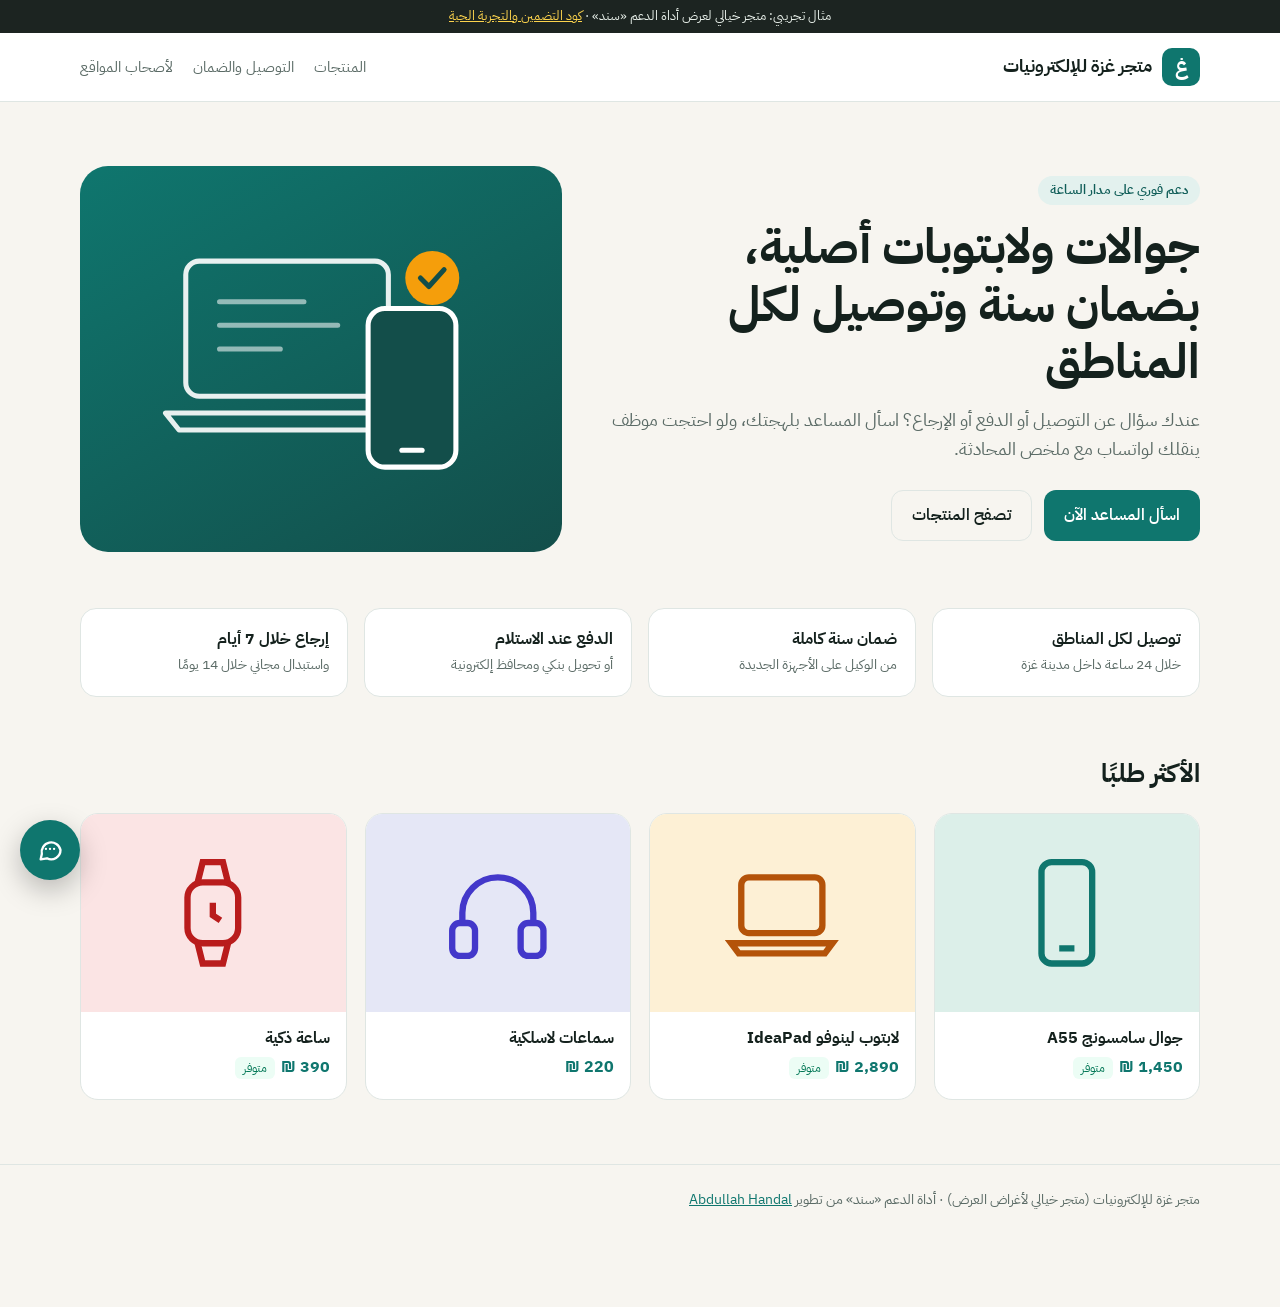
<file: demos/sanad-widget/index.html>
<!doctype html>
<html lang="ar" dir="rtl">
<head>
<meta charset="utf-8">
<meta name="viewport" content="width=device-width, initial-scale=1">
<title>متجر غزة للإلكترونيات · Sanad demo</title>
<meta name="description" content="Demo store for Sanad, an embeddable Arabic-aware customer-support chat widget.">
<link rel="preconnect" href="https://fonts.googleapis.com">
<link rel="preconnect" href="https://fonts.gstatic.com" crossorigin>
<link href="https://fonts.googleapis.com/css2?family=IBM+Plex+Sans+Arabic:wght@400;600;700&display=swap" rel="stylesheet">
<link rel="stylesheet" href="site.css">
</head>
<body>
<div class="demo-note">مثال تجريبي: متجر خيالي لعرض أداة الدعم «سند» · <a href="embed.html">كود التضمين والتجربة الحية</a></div>
<header class="top">
<div class="wrap">
<a class="logo" href="./"><b aria-hidden="true">غ</b>متجر غزة للإلكترونيات</a>
<nav aria-label="القائمة">
<a href="#products">المنتجات</a><a href="#perks">التوصيل والضمان</a><a href="embed.html">لأصحاب المواقع</a>
</nav>
</div>
</header>
<main>
<section class="hero">
<div class="wrap">
<div>
<span class="kicker">دعم فوري على مدار الساعة</span>
<h1>جوالات ولابتوبات أصلية، بضمان سنة وتوصيل لكل المناطق</h1>
<p class="lead">عندك سؤال عن التوصيل أو الدفع أو الإرجاع؟ اسأل المساعد بلهجتك، ولو احتجت موظف ينقلك لواتساب مع ملخص المحادثة.</p>
<div class="cta">
<button class="btn btn-main" type="button" onclick="Sanad.open()">اسأل المساعد الآن</button>
<a class="btn btn-ghost" href="#products">تصفح المنتجات</a>
</div>
</div>
<div class="hero-art" aria-hidden="true">
<svg viewBox="0 0 200 160" fill="none" stroke="#fff" stroke-width="3" stroke-linecap="round" stroke-linejoin="round">
<rect x="20" y="22" width="120" height="80" rx="8" opacity=".9"/><path d="M8 112h144l-8 10H16z" opacity=".9"/>
<rect x="128" y="50" width="52" height="94" rx="10" fill="#134e4a"/><path d="M148 134h12"/>
<path d="M40 46h50M40 60h70M40 74h36" opacity=".55"/>
<circle cx="166" cy="32" r="16" fill="#f59e0b" stroke="none"/><path d="M159 32l5 5 9-10" stroke="#134e4a"/>
</svg>
</div>
</div>
</section>
<section class="wrap" id="perks" aria-label="مزايا المتجر">
<div class="perks">
<div class="perk"><strong>توصيل لكل المناطق</strong><span>خلال 24 ساعة داخل مدينة غزة</span></div>
<div class="perk"><strong>ضمان سنة كاملة</strong><span>من الوكيل على الأجهزة الجديدة</span></div>
<div class="perk"><strong>الدفع عند الاستلام</strong><span>أو تحويل بنكي ومحافظ إلكترونية</span></div>
<div class="perk"><strong>إرجاع خلال 7 أيام</strong><span>واستبدال مجاني خلال 14 يومًا</span></div>
</div>
</section>
<section class="wrap" id="products">
<h2>الأكثر طلبًا</h2>
<div class="grid">
<article class="prod"><div class="ph" style="background:#dcefe9"><svg viewBox="0 0 48 48" fill="none" stroke="#0f766e" stroke-width="2.5"><rect x="14" y="4" width="20" height="40" rx="4"/><path d="M21 38h6"/></svg></div>
<div class="in"><h3>جوال سامسونج A55</h3><span class="price">1,450 ₪</span><span class="tag">متوفر</span></div></article>
<article class="prod"><div class="ph" style="background:#fdf0d5"><svg viewBox="0 0 48 48" fill="none" stroke="#b45309" stroke-width="2.5"><rect x="8" y="10" width="32" height="22" rx="3"/><path d="M4 36h40l-3 4H7z"/></svg></div>
<div class="in"><h3>لابتوب لينوفو IdeaPad</h3><span class="price">2,890 ₪</span><span class="tag">متوفر</span></div></article>
<article class="prod"><div class="ph" style="background:#e5e7f6"><svg viewBox="0 0 48 48" fill="none" stroke="#4338ca" stroke-width="2.5"><path d="M10 28v-4a14 14 0 0 1 28 0v4"/><rect x="6" y="28" width="9" height="13" rx="3"/><rect x="33" y="28" width="9" height="13" rx="3"/></svg></div>
<div class="in"><h3>سماعات لاسلكية</h3><span class="price">220 ₪</span></div></article>
<article class="prod"><div class="ph" style="background:#fbe4e4"><svg viewBox="0 0 48 48" fill="none" stroke="#b91c1c" stroke-width="2.5"><rect x="14" y="12" width="20" height="24" rx="6"/><path d="M18 12l2-8h8l2 8M18 36l2 8h8l2-8M24 20v5l3 2"/></svg></div>
<div class="in"><h3>ساعة ذكية</h3><span class="price">390 ₪</span><span class="tag">متوفر</span></div></article>
</div>
</section>
</main>
<footer>
<div class="wrap">متجر غزة للإلكترونيات (متجر خيالي لأغراض العرض) · أداة الدعم «سند» من تطوير <a href="https://abdullah-handal.github.io">Abdullah Handal</a></div>
</footer>
<script src="sanad.js" data-faq="faq.json" data-whatsapp="970000000000" data-lang="ar" data-name="سند" data-color="#0f766e"></script>
</body>
</html>
</file>
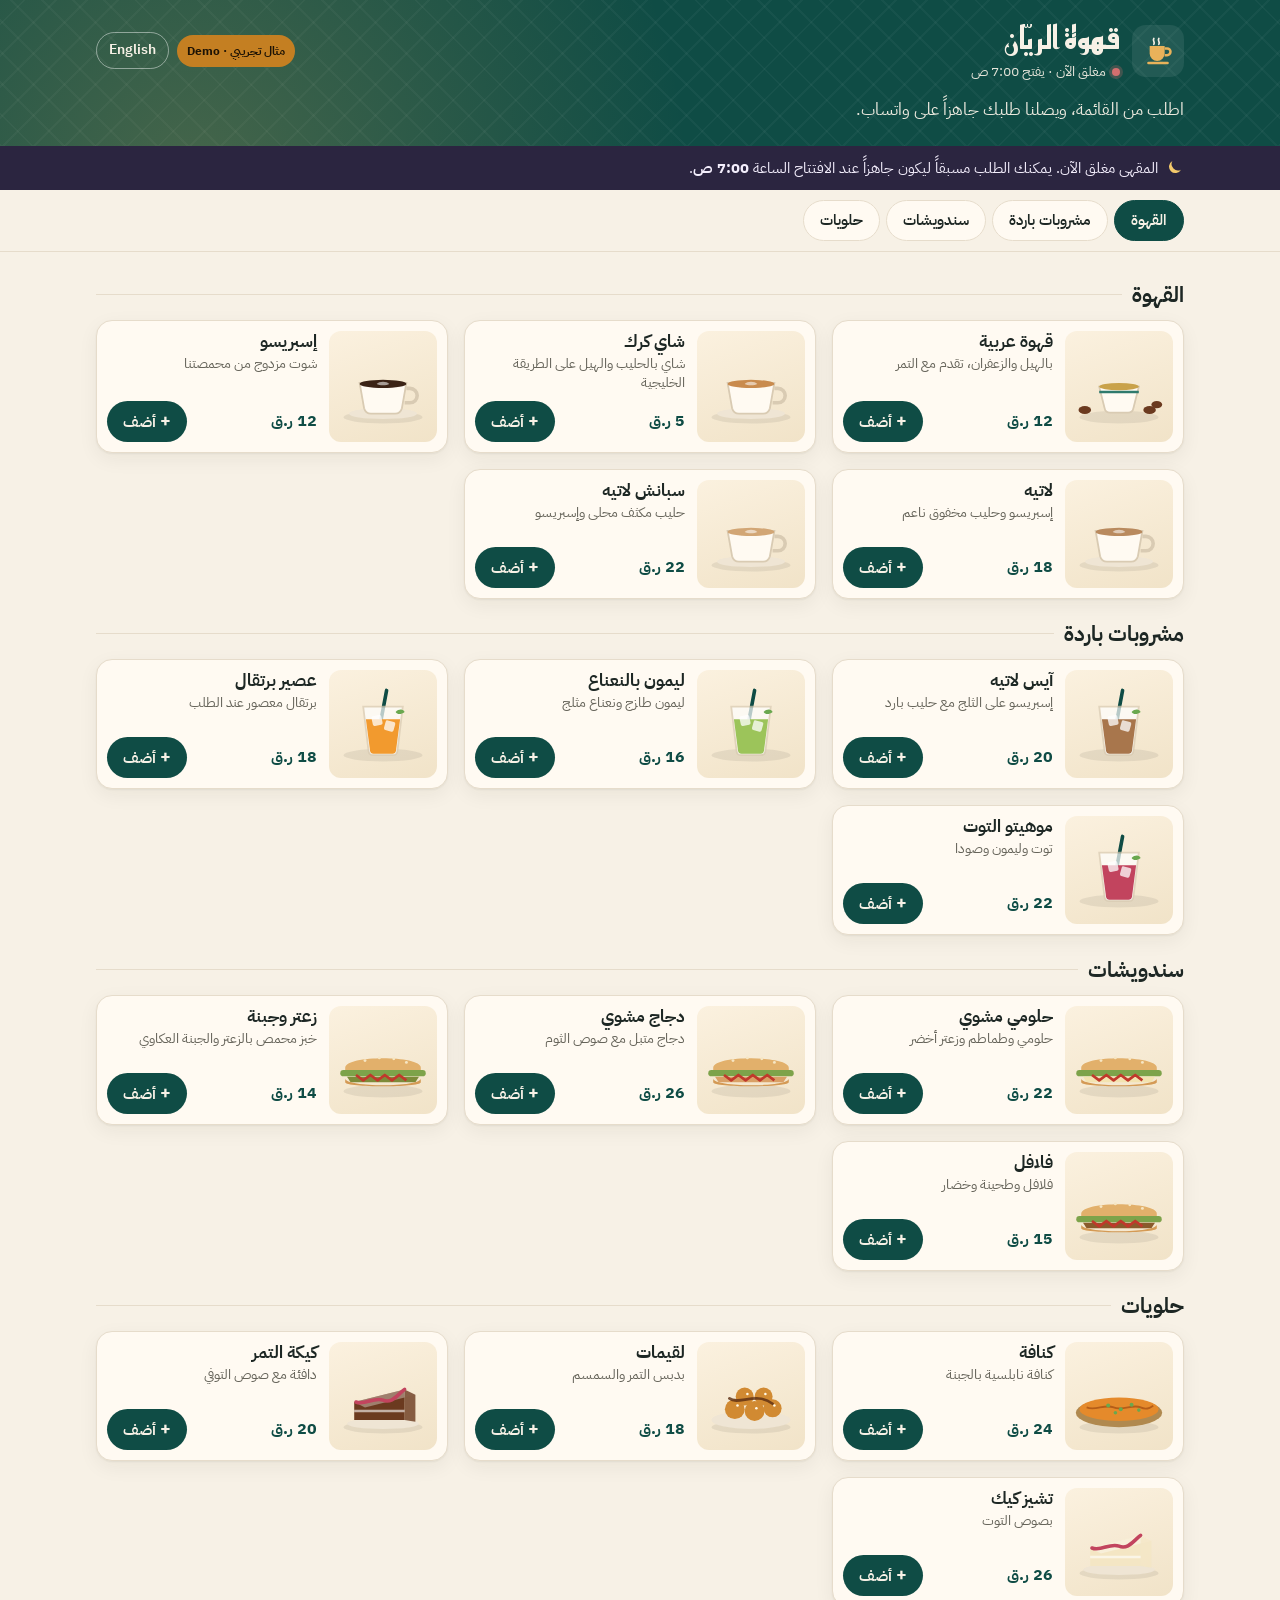
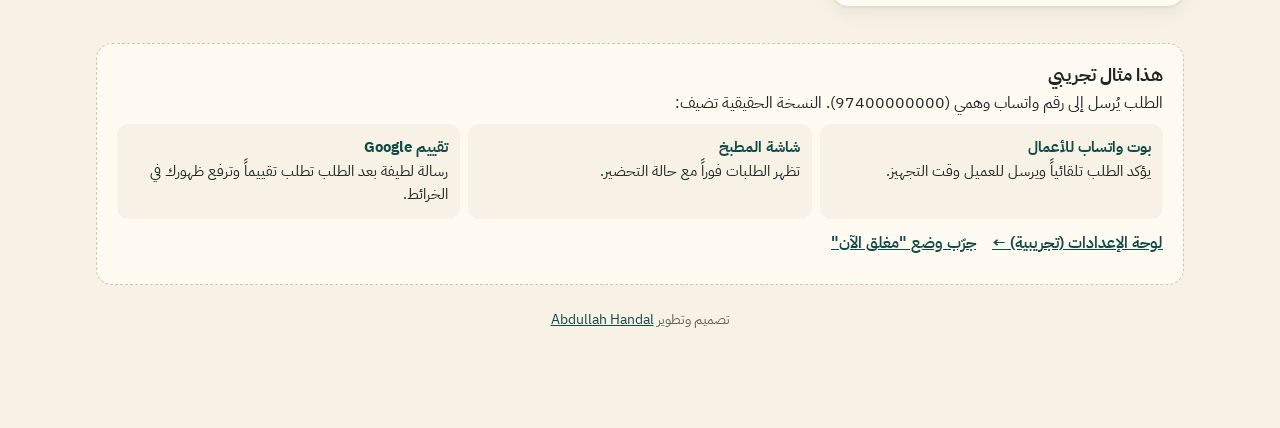
<file: demos/talab-order/index.html>
<!doctype html>
<html lang="ar" dir="rtl">
<head>
<meta charset="utf-8">
<meta name="viewport" content="width=device-width, initial-scale=1, viewport-fit=cover">
<title>طلب · قهوة الريّان — Demo</title>
<meta name="description" content="Talab: WhatsApp ordering demo for a Gulf cafe — menu, cart and a ready-to-send WhatsApp order.">
<meta name="theme-color" content="#0f4c45">
<link rel="icon" href="data:image/svg+xml,%3Csvg xmlns='http://www.w3.org/2000/svg' viewBox='0 0 32 32'%3E%3Crect width='32' height='32' rx='8' fill='%230f4c45'/%3E%3Cpath d='M9 12h12v6a6 6 0 0 1-12 0z' fill='%23e9b25a'/%3E%3Cpath d='M21 14h2a2.5 2.5 0 0 1 0 5h-2' fill='none' stroke='%23e9b25a' stroke-width='2'/%3E%3C/svg%3E">
<link rel="preconnect" href="https://fonts.googleapis.com">
<link rel="preconnect" href="https://fonts.gstatic.com" crossorigin>
<link href="https://fonts.googleapis.com/css2?family=IBM+Plex+Sans+Arabic:wght@400;500;600;700&family=Reem+Kufi:wght@600;700&display=swap" rel="stylesheet">
<link rel="stylesheet" href="styles.css">
</head>
<body>
<a class="skip" href="#menu" data-i18n="skip">تخطَّ إلى القائمة</a>

<header class="hero">
  <div class="wrap hero-in">
    <div class="brand">
      <span class="logo" aria-hidden="true">
        <svg viewBox="0 0 48 48"><path d="M14 18h18v9a9 9 0 0 1-18 0z" fill="#e9b25a"/><path d="M32 21h3a4 4 0 0 1 0 8h-3" fill="none" stroke="#e9b25a" stroke-width="3"/><path d="M19 9c-2 3 2 4 0 7M25 9c-2 3 2 4 0 7" stroke="#f7f1e6" stroke-width="2" fill="none" stroke-linecap="round"/><rect x="11" y="37" width="26" height="3" rx="1.5" fill="#e9b25a"/></svg>
      </span>
      <div>
        <h1 id="cafeName">قهوة الريّان</h1>
        <p class="status" id="status" aria-live="polite"></p>
      </div>
    </div>
    <div class="hero-actions">
      <span class="demo-badge" title="Demo only — orders go to a placeholder number">مثال تجريبي · Demo</span>
      <button class="ghost" id="langBtn" type="button" lang="en">English</button>
    </div>
  </div>
  <div class="wrap">
    <p class="tagline" data-i18n="tagline">اطلب من القائمة، ويصلنا طلبك جاهزاً على واتساب.</p>
  </div>
</header>

<div class="closed-banner" id="closedBanner" hidden></div>

<nav class="tabs" id="tabs" aria-label="أقسام القائمة"></nav>

<main id="menu" class="wrap menu" tabindex="-1"></main>

<section class="wrap about" aria-labelledby="aboutTitle">
  <h2 id="aboutTitle" data-i18n="aboutTitle">هذا مثال تجريبي</h2>
  <p data-i18n="aboutBody">الطلب يُرسل إلى رقم واتساب وهمي (97400000000). النسخة الحقيقية تضيف:</p>
  <ul class="real">
    <li><strong data-i18n="real1t">بوت واتساب للأعمال</strong> <span data-i18n="real1">يؤكد الطلب تلقائياً ويرسل للعميل وقت التجهيز.</span></li>
    <li><strong data-i18n="real2t">شاشة المطبخ</strong> <span data-i18n="real2">تظهر الطلبات فوراً مع حالة التحضير.</span></li>
    <li><strong data-i18n="real3t">تقييم Google</strong> <span data-i18n="real3">رسالة لطيفة بعد الطلب تطلب تقييماً وترفع ظهورك في الخرائط.</span></li>
  </ul>
  <p class="about-links">
    <a href="settings.html" data-i18n="settingsLink">لوحة الإعدادات (تجريبية) ←</a>
    <a href="?now=03:00" id="tryClosed" data-i18n="tryClosed">جرّب وضع "مغلق الآن"</a>
  </p>
</section>

<footer class="wrap foot">
  <span data-i18n="madeBy">تصميم وتطوير</span> <a href="https://abdullah-handal.github.io" lang="en">Abdullah Handal</a>
</footer>

<button class="cart-bar" id="cartBar" type="button" hidden>
  <span class="cart-count" id="cartCount">0</span>
  <span data-i18n="viewCart">عرض السلة</span>
  <span class="cart-total" id="cartBarTotal"></span>
</button>

<dialog id="itemDlg" class="sheet" aria-labelledby="itemTitle">
  <form method="dialog" id="itemForm" novalidate>
    <div class="dlg-art" id="itemArt" aria-hidden="true"></div>
    <button class="x" value="cancel" formnovalidate aria-label="إغلاق" data-i18n-aria="close">×</button>
    <div class="dlg-body">
      <h2 id="itemTitle"></h2>
      <p class="muted" id="itemDesc"></p>
      <div id="itemOpts"></div>
      <label class="field">
        <span data-i18n="note">ملاحظة (اختياري)</span>
        <input id="itemNote" maxlength="120" autocomplete="off" data-i18n-ph="notePh" placeholder="مثلاً: بدون ثلج">
      </label>
    </div>
    <div class="dlg-foot">
      <div class="stepper" role="group" aria-label="الكمية" data-i18n-aria="qty">
        <button type="button" data-step="-1" aria-label="−1">−</button>
        <output id="itemQty" aria-live="polite">1</output>
        <button type="button" data-step="1" aria-label="+1">+</button>
      </div>
      <button class="primary grow" id="itemAdd" value="add"></button>
    </div>
  </form>
</dialog>

<dialog id="cartDlg" class="drawer" aria-labelledby="cartTitle">
  <form id="checkout" novalidate>
    <div class="drawer-head">
      <h2 id="cartTitle" data-i18n="cart">سلتك</h2>
      <button class="x" type="button" id="cartClose" aria-label="إغلاق" data-i18n-aria="close">×</button>
    </div>
    <div class="drawer-body">
      <ul class="lines" id="lines"></ul>
      <p class="empty" id="emptyCart" data-i18n="empty">السلة فارغة. أضف شيئاً لذيذاً.</p>

      <div id="checkoutFields">
        <fieldset class="seg">
          <legend data-i18n="howGet">طريقة الاستلام</legend>
          <label><input type="radio" name="fulfilment" value="delivery" checked> <span data-i18n="delivery">توصيل</span></label>
          <label><input type="radio" name="fulfilment" value="pickup"> <span data-i18n="pickup">استلام من الفرع</span></label>
        </fieldset>

        <fieldset class="time" id="timeSet">
          <legend data-i18n="when">الوقت</legend>
          <div id="timeOpts"></div>
          <select id="slot" aria-label="اختر الوقت" data-i18n-aria="pickTime"></select>
          <p class="err" id="err-time"></p>
        </fieldset>

        <label class="field"><span data-i18n="name">الاسم</span>
          <input id="name" name="name" autocomplete="name" required aria-describedby="err-name">
          <span class="err" id="err-name"></span></label>
        <label class="field"><span data-i18n="phone">رقم الجوال</span>
          <input id="phone" name="phone" type="tel" inputmode="tel" autocomplete="tel" dir="ltr" placeholder="+974 5512 3456" required aria-describedby="err-phone">
          <span class="err" id="err-phone"></span></label>
        <label class="field" id="addrField"><span data-i18n="address">العنوان</span>
          <textarea id="address" name="address" rows="2" autocomplete="street-address" data-i18n-ph="addressPh" placeholder="المنطقة، الشارع، رقم المبنى" aria-describedby="err-address"></textarea>
          <span class="err" id="err-address"></span></label>
      </div>
    </div>
    <div class="drawer-foot" id="cartFoot">
      <dl class="totals">
        <div><dt data-i18n="subtotal">المجموع الفرعي</dt><dd id="tSub"></dd></div>
        <div id="tDelRow"><dt data-i18n="deliveryFee">رسوم التوصيل</dt><dd id="tDel"></dd></div>
        <div class="grand"><dt data-i18n="total">الإجمالي</dt><dd id="tTotal"></dd></div>
      </dl>
      <p class="err" id="err-cart"></p>
      <button class="wa grow" type="submit" id="reviewBtn">
        <svg aria-hidden="true" viewBox="0 0 24 24"><path fill="currentColor" d="M12 2a10 10 0 0 0-8.6 15.1L2 22l5-1.3A10 10 0 1 0 12 2Zm0 18.2a8.2 8.2 0 0 1-4.2-1.2l-.3-.2-3 .8.8-2.9-.2-.3A8.2 8.2 0 1 1 12 20.2Zm4.5-6.1c-.2-.1-1.5-.7-1.7-.8s-.4-.1-.6.1-.6.8-.8 1-.3.2-.5.1a6.7 6.7 0 0 1-3.3-2.9c-.3-.4.3-.4.8-1.4a.5.5 0 0 0 0-.5l-.8-1.8c-.2-.5-.4-.4-.6-.4h-.5a1 1 0 0 0-.7.3 3 3 0 0 0-.9 2.2 5.2 5.2 0 0 0 1.1 2.7 11.8 11.8 0 0 0 4.5 4c1.7.7 2.3.8 3.2.6a2.7 2.7 0 0 0 1.8-1.2 2.2 2.2 0 0 0 .1-1.3c0-.1-.2-.2-.4-.3Z"/></svg>
        <span data-i18n="review">راجع الطلب وأرسله على واتساب</span>
      </button>
    </div>
  </form>
</dialog>

<dialog id="previewDlg" class="sheet" aria-labelledby="pvTitle">
  <div class="drawer-head">
    <h2 id="pvTitle" data-i18n="preview">معاينة رسالة الطلب</h2>
    <button class="x" type="button" id="pvClose" aria-label="إغلاق" data-i18n-aria="close">×</button>
  </div>
  <div class="dlg-body">
    <div class="chat"><pre class="bubble" id="pvMsg" dir="rtl" lang="ar"></pre></div>
    <p class="demo-note" data-i18n="demoNote">مثال تجريبي: الرقم 97400000000 وهمي. في النسخة الحقيقية يصل الطلب لرقم المطعم ويرد البوت بالتأكيد تلقائياً.</p>
  </div>
  <div class="dlg-foot">
    <button class="ghost dark" type="button" id="copyBtn" data-i18n="copy">نسخ الرسالة</button>
    <a class="wa grow" id="waLink" href="#" target="_blank" rel="noopener" data-i18n="send">إرسال على واتساب</a>
  </div>
</dialog>

<div class="toast" id="toast" role="status" aria-live="polite"></div>

<script src="core.js"></script>
<script src="app.js"></script>
</body>
</html>
</file>
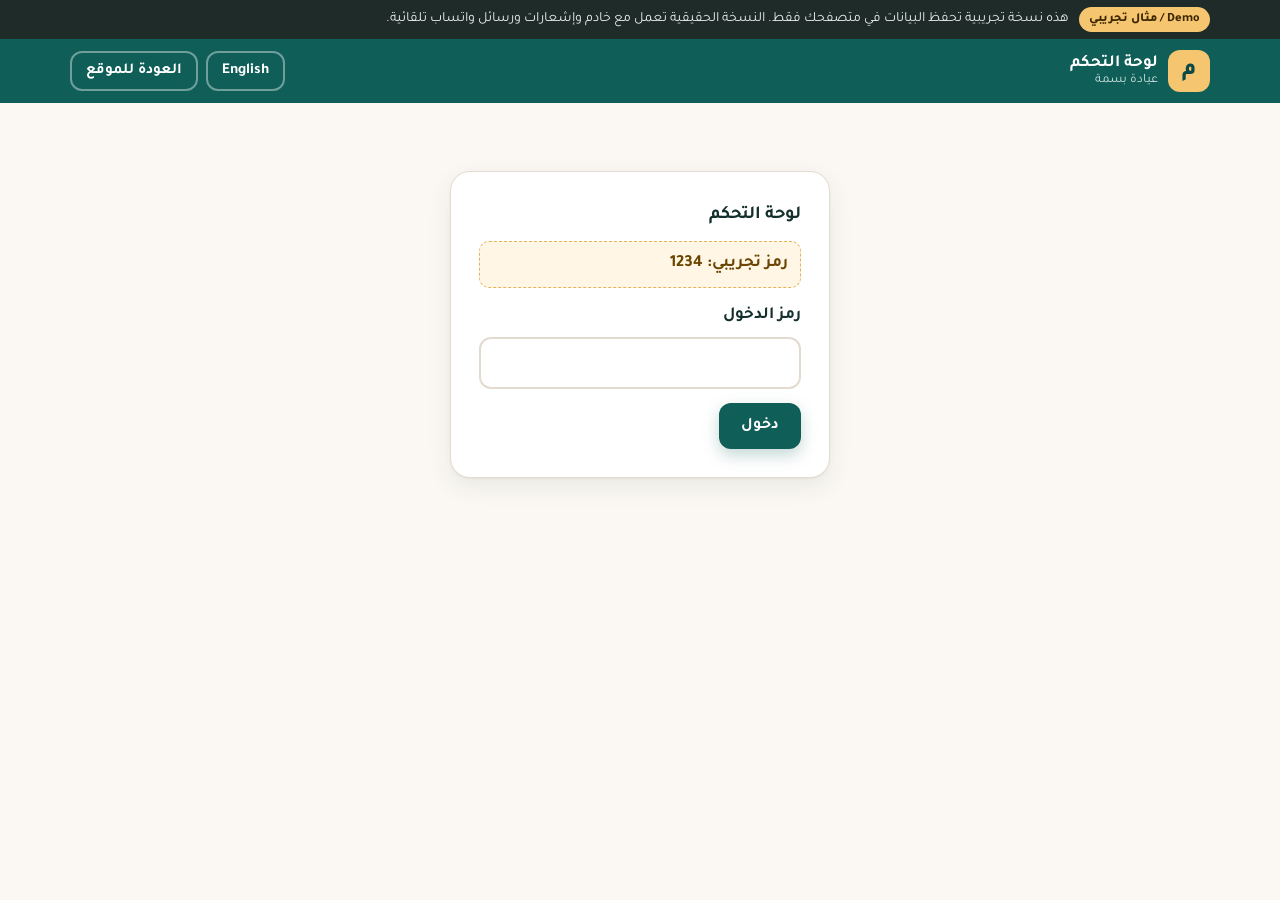
<file: demos/mawid-booking/admin.html>
<!doctype html>
<html lang="ar" dir="rtl">
<head>
<meta charset="utf-8">
<meta name="viewport" content="width=device-width, initial-scale=1">
<title>لوحة التحكم | موعد (Demo)</title>
<meta name="description" content="Mawid admin panel demo: bookings by day, confirm or cancel, working hours, closed days, slot length, CSV export.">
<meta name="robots" content="noindex">
<meta name="theme-color" content="#0f5e57">
<link rel="icon" href="data:image/svg+xml,%3Csvg xmlns='http://www.w3.org/2000/svg' viewBox='0 0 64 64'%3E%3Crect width='64' height='64' rx='16' fill='%230f5e57'/%3E%3Ctext x='32' y='44' font-size='34' text-anchor='middle' fill='%23f6c56f' font-family='Arial'%3EM%3C/text%3E%3C/svg%3E">
<link rel="preconnect" href="https://fonts.googleapis.com">
<link rel="preconnect" href="https://fonts.gstatic.com" crossorigin>
<link href="https://fonts.googleapis.com/css2?family=Tajawal:wght@400;500;700;800&display=swap" rel="stylesheet">
<link rel="stylesheet" href="css/style.css">
</head>
<body>
<div class="demo-bar" role="note">
  <div class="wrap"><span class="badge" data-i18n="demoBadge">Demo / مثال تجريبي</span> <span data-i18n="demoNote">هذه نسخة تجريبية.</span></div>
</div>
<header class="admin-top">
  <div class="wrap nav">
    <a class="brand" href="index.html" data-i18n-aria="backSite" aria-label="العودة للموقع"><span class="logo" aria-hidden="true">م</span><span class="brand-text"><b data-i18n="adminTitle">لوحة التحكم</b><small data-i18n="clinic">عيادة بسمة</small></span></a>
    <div class="nav-actions">
      <button class="btn btn-ghost sm" id="langBtn" type="button" data-i18n-aria="langAria" aria-label="Switch to English"><span data-i18n="langSwitch">English</span></button>
      <a class="btn btn-ghost sm" href="index.html" data-i18n="backSite">العودة للموقع</a>
      <button class="btn btn-ghost sm" id="logout" type="button" hidden data-i18n="logout">خروج</button>
    </div>
  </div>
</header>

<main class="admin wrap" id="main">
  <form class="login" id="login" novalidate>
    <h1 class="ph" data-i18n="adminTitle">لوحة التحكم</h1>
    <p class="hint" data-i18n="pinHint">رمز تجريبي: 1234</p>
    <div class="field"><label for="pin" data-i18n="pinLabel">رمز الدخول</label>
      <input id="pin" type="password" inputmode="numeric" autocomplete="off" maxlength="8" aria-describedby="pinErr" required></div>
    <p class="err" id="pinErr" role="alert"></p>
    <button class="btn btn-primary" type="submit" data-i18n="enter">دخول</button>
  </form>

  <div id="dash" hidden>
    <h1 class="sr-only" data-i18n="adminTitle">لوحة التحكم</h1>
    <div class="stats" id="stats"></div>
    <div class="admin-grid">
      <section class="card" aria-labelledby="bkTitle">
        <h2 id="bkTitle" class="ph" data-i18n="bookings">الحجوزات</h2>
        <div class="toolbar">
          <div class="field"><label for="dayFilter" data-i18n="filterDay">تصفية حسب اليوم</label><select id="dayFilter"></select></div>
          <label class="check"><input type="checkbox" id="showCancelled"> <span data-i18n="showCancelled">إظهار الملغاة</span></label>
          <button class="btn btn-soft" type="button" id="csv" data-i18n="exportCsv">تصدير CSV</button>
        </div>
        <div id="list" aria-live="polite"></div>
      </section>
      <section class="card" aria-labelledby="setTitle">
        <h2 id="setTitle" class="ph" data-i18n="settings">إعدادات الدوام</h2>
        <form id="settings" novalidate>
          <div class="row2">
            <div class="field"><label for="open" data-i18n="open">بداية الدوام</label><input type="time" id="open" required step="300"></div>
            <div class="field"><label for="close" data-i18n="close">نهاية الدوام</label><input type="time" id="close" required step="300"></div>
          </div>
          <div class="field"><label for="slot" data-i18n="slotLen">مدة الموعد</label>
            <select id="slot"><option>15</option><option>20</option><option>30</option><option>45</option><option>60</option><option>90</option></select></div>
          <fieldset class="days-check" id="closedDays"><legend data-i18n="closedDays">أيام الإغلاق الأسبوعية</legend></fieldset>
          <p class="err" id="setErr" role="alert"></p>
          <p class="ok-msg" id="setOk" role="status"></p>
          <button class="btn btn-primary" type="submit" data-i18n="save">حفظ الإعدادات</button>
        </form>
        <hr style="border:0;border-top:1px solid var(--line);margin:20px 0">
        <button class="btn btn-ghost sm" type="button" id="reset" data-i18n="resetDemo">إعادة البيانات التجريبية</button>
      </section>
    </div>
  </div>
</main>

<script src="js/core.js"></script>
<script src="js/i18n.js"></script>
<script src="js/admin.js"></script>
</body>
</html>
</file>
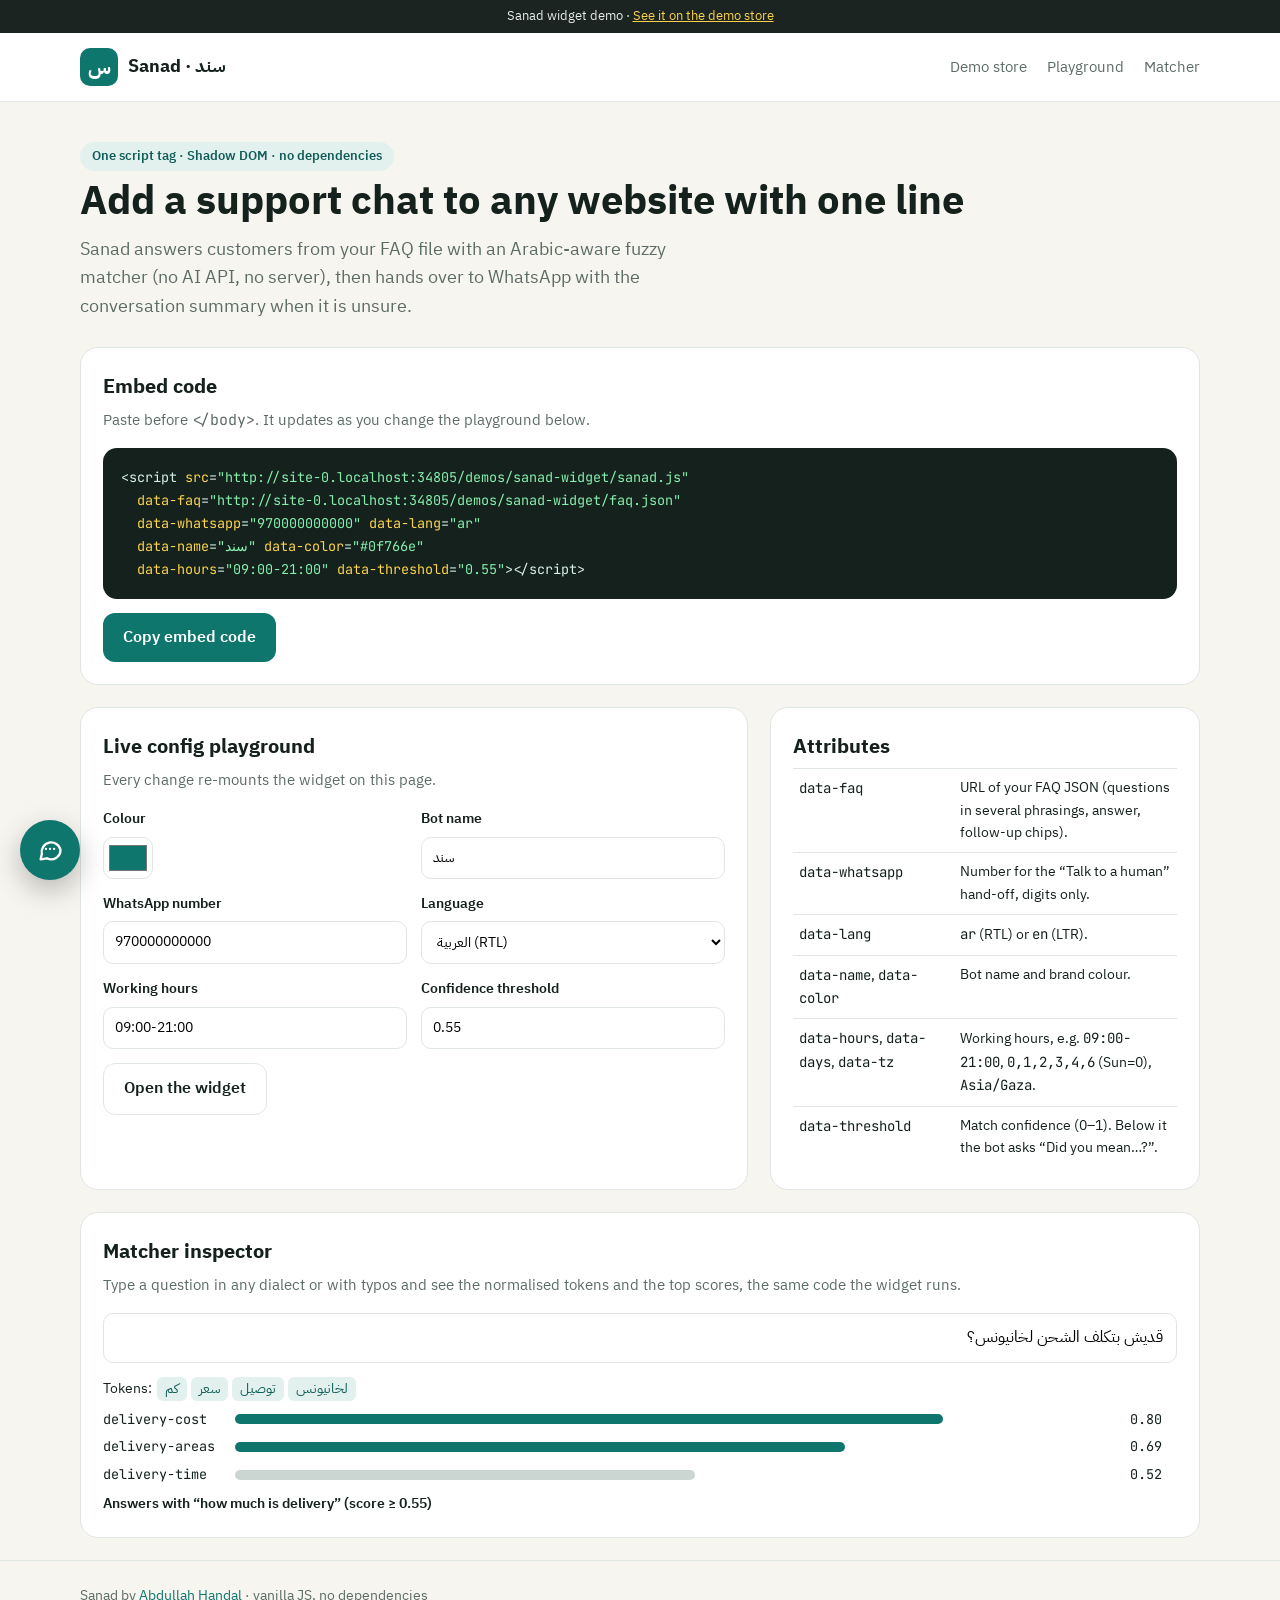
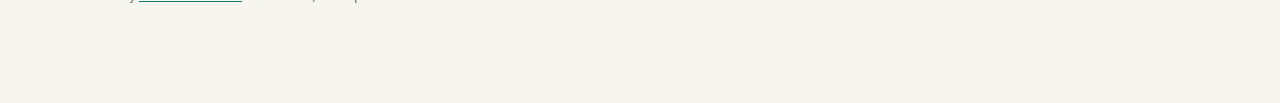
<file: demos/sanad-widget/embed.html>
<!doctype html>
<html lang="en" dir="ltr">
<head>
<meta charset="utf-8">
<meta name="viewport" content="width=device-width, initial-scale=1">
<title>Sanad · Embed &amp; playground</title>
<meta name="description" content="One-line embed code and a live config playground for the Sanad support widget.">
<link rel="preconnect" href="https://fonts.googleapis.com">
<link rel="preconnect" href="https://fonts.gstatic.com" crossorigin>
<link href="https://fonts.googleapis.com/css2?family=IBM+Plex+Sans+Arabic:wght@400;600;700&family=JetBrains+Mono:wght@400;600&display=swap" rel="stylesheet">
<link rel="stylesheet" href="site.css">
<style>.pg{padding:40px 0 0}.pg h1{font-size:clamp(28px,4vw,40px);margin:6px 0 10px}.card{background:var(--card);border:1px solid var(--line);border-radius:18px;padding:22px;margin-bottom:22px}.card h2{font-size:20px;margin:0 0 6px}.card p.sub{color:var(--muted);margin:0 0 16px;font-size:15px}.code{position:relative;background:#14211d;color:#d7f0e6;border-radius:14px;padding:18px;font-size:13.5px;line-height:1.7;overflow-x:auto;white-space:pre}.code .k{color:#fcd34d}.code .s{color:#86efac}.copy{position:absolute;top:10px;inset-inline-end:10px;background:#2b3b36;color:#fff;border:0;border-radius:8px;padding:6px 12px;font:600 13px IBM Plex Sans Arabic,sans-serif;cursor:pointer}.copy:hover{background:var(--brand)}.two{display:grid;grid-template-columns:1fr 1fr;gap:22px}.form{display:grid;grid-template-columns:1fr 1fr;gap:14px}.form label{display:flex;flex-direction:column;gap:6px;font-size:14px;font-weight:600}.form input,.form select{font:inherit;font-weight:400;padding:9px 11px;border:1.5px solid var(--line);border-radius:10px;background:#fff;min-width:0}.form input[type=color]{padding:3px;height:42px}.form .full{grid-column:1 / -1}.attrs{width:100%;border-collapse:collapse;font-size:14px}.attrs td{border-top:1px solid var(--line);padding:8px 6px;vertical-align:top}.attrs td:first-child{width:42%}.insp input{width:100%;font:inherit;padding:11px 13px;border:1.5px solid var(--line);border-radius:10px}.insp .out{margin-top:12px;font-size:13.5px}.tok{display:inline-block;background:#e3f1ee;color:var(--brand-2);border-radius:6px;padding:1px 8px;margin:2px}.bar{display:grid;grid-template-columns:9em 1fr 3.5em;gap:10px;align-items:center;margin:6px 0}.bar i{display:block;height:10px;border-radius:6px;background:var(--brand)}.bar.lo i{background:#cbd5d1}.verdict{font-weight:600;margin-top:8px}.row{display:flex;gap:10px;flex-wrap:wrap;margin-top:14px}@media (max-width: 860px){.two,.form{grid-template-columns:1fr}}</style>
</head>
<body>
<div class="demo-note">Sanad widget demo · <a href="./">See it on the demo store</a></div>
<header class="top">
<div class="wrap">
<a class="logo" href="./"><b aria-hidden="true">س</b>Sanad · سند</a>
<nav aria-label="Main"><a href="./">Demo store</a><a href="#playground">Playground</a><a href="#matcher">Matcher</a></nav>
</div>
</header>
<main class="wrap pg">
<span class="kicker">One script tag · Shadow DOM · no dependencies</span>
<h1>Add a support chat to any website with one line</h1>
<p class="lead">Sanad answers customers from your FAQ file with an Arabic-aware fuzzy matcher (no AI API, no server), then hands over to WhatsApp with the conversation summary when it is unsure.</p>
<section class="card" aria-labelledby="h-embed">
<h2 id="h-embed">Embed code</h2>
<p class="sub">Paste before <code>&lt;/body&gt;</code>. It updates as you change the playground below.</p>
<div class="code mono" id="code"></div>
<div class="row"><button class="btn btn-main" id="copy" type="button">Copy embed code</button><span id="copied" role="status" style="align-self:center;color:var(--brand)"></span></div>
</section>
<div class="two">
<section class="card" id="playground" aria-labelledby="h-pg">
<h2 id="h-pg">Live config playground</h2>
<p class="sub">Every change re-mounts the widget on this page.</p>
<form class="form" id="cfg">
<label>Colour <input type="color" name="color" value="#0f766e"></label>
<label>Bot name <input name="name" value="سند" maxlength="24"></label>
<label>WhatsApp number <input name="whatsapp" value="970000000000" inputmode="numeric" pattern="[0-9]{8,15}"></label>
<label>Language
<select name="lang"><option value="ar">العربية (RTL)</option><option value="en">English (LTR)</option></select></label>
<label>Working hours <input name="hours" value="09:00-21:00" pattern="\d{2}:\d{2}-\d{2}:\d{2}"></label>
<label>Confidence threshold <input name="threshold" type="number" min="0.2" max="0.95" step="0.05" value="0.55"></label>
</form>
<div class="row"><button class="btn btn-ghost" type="button" onclick="Sanad.open()">Open the widget</button></div>
</section>
<section class="card" aria-labelledby="h-attrs">
<h2 id="h-attrs">Attributes</h2>
<table class="attrs">
<tr><td><code>data-faq</code></td><td>URL of your FAQ JSON (questions in several phrasings, answer, follow-up chips).</td></tr>
<tr><td><code>data-whatsapp</code></td><td>Number for the “Talk to a human” hand-off, digits only.</td></tr>
<tr><td><code>data-lang</code></td><td><code>ar</code> (RTL) or <code>en</code> (LTR).</td></tr>
<tr><td><code>data-name</code>, <code>data-color</code></td><td>Bot name and brand colour.</td></tr>
<tr><td><code>data-hours</code>, <code>data-days</code>, <code>data-tz</code></td><td>Working hours, e.g. <code>09:00-21:00</code>, <code>0,1,2,3,4,6</code> (Sun=0), <code>Asia/Gaza</code>.</td></tr>
<tr><td><code>data-threshold</code></td><td>Match confidence (0–1). Below it the bot asks “Did you mean…?”.</td></tr>
</table>
</section>
</div>
<section class="card insp" id="matcher" aria-labelledby="h-m">
<h2 id="h-m">Matcher inspector</h2>
<p class="sub">Type a question in any dialect or with typos and see the normalised tokens and the top scores, the same code the widget runs.</p>
<label for="q" class="sr-only" style="position:absolute;left:-9999px">Test question</label>
<input id="q" value="قديش بتكلف الشحن لخانيونس؟" dir="auto" autocomplete="off">
<div class="out" id="out" aria-live="polite"></div>
</section>
</main>
<footer><div class="wrap">Sanad by <a href="https://abdullah-handal.github.io">Abdullah Handal</a> · vanilla JS, no dependencies</div></footer>
<script src="sanad.js" data-faq="faq.json" data-whatsapp="970000000000" data-lang="ar"></script>
<script src="embed.js"></script>
</body>
</html>
</file>
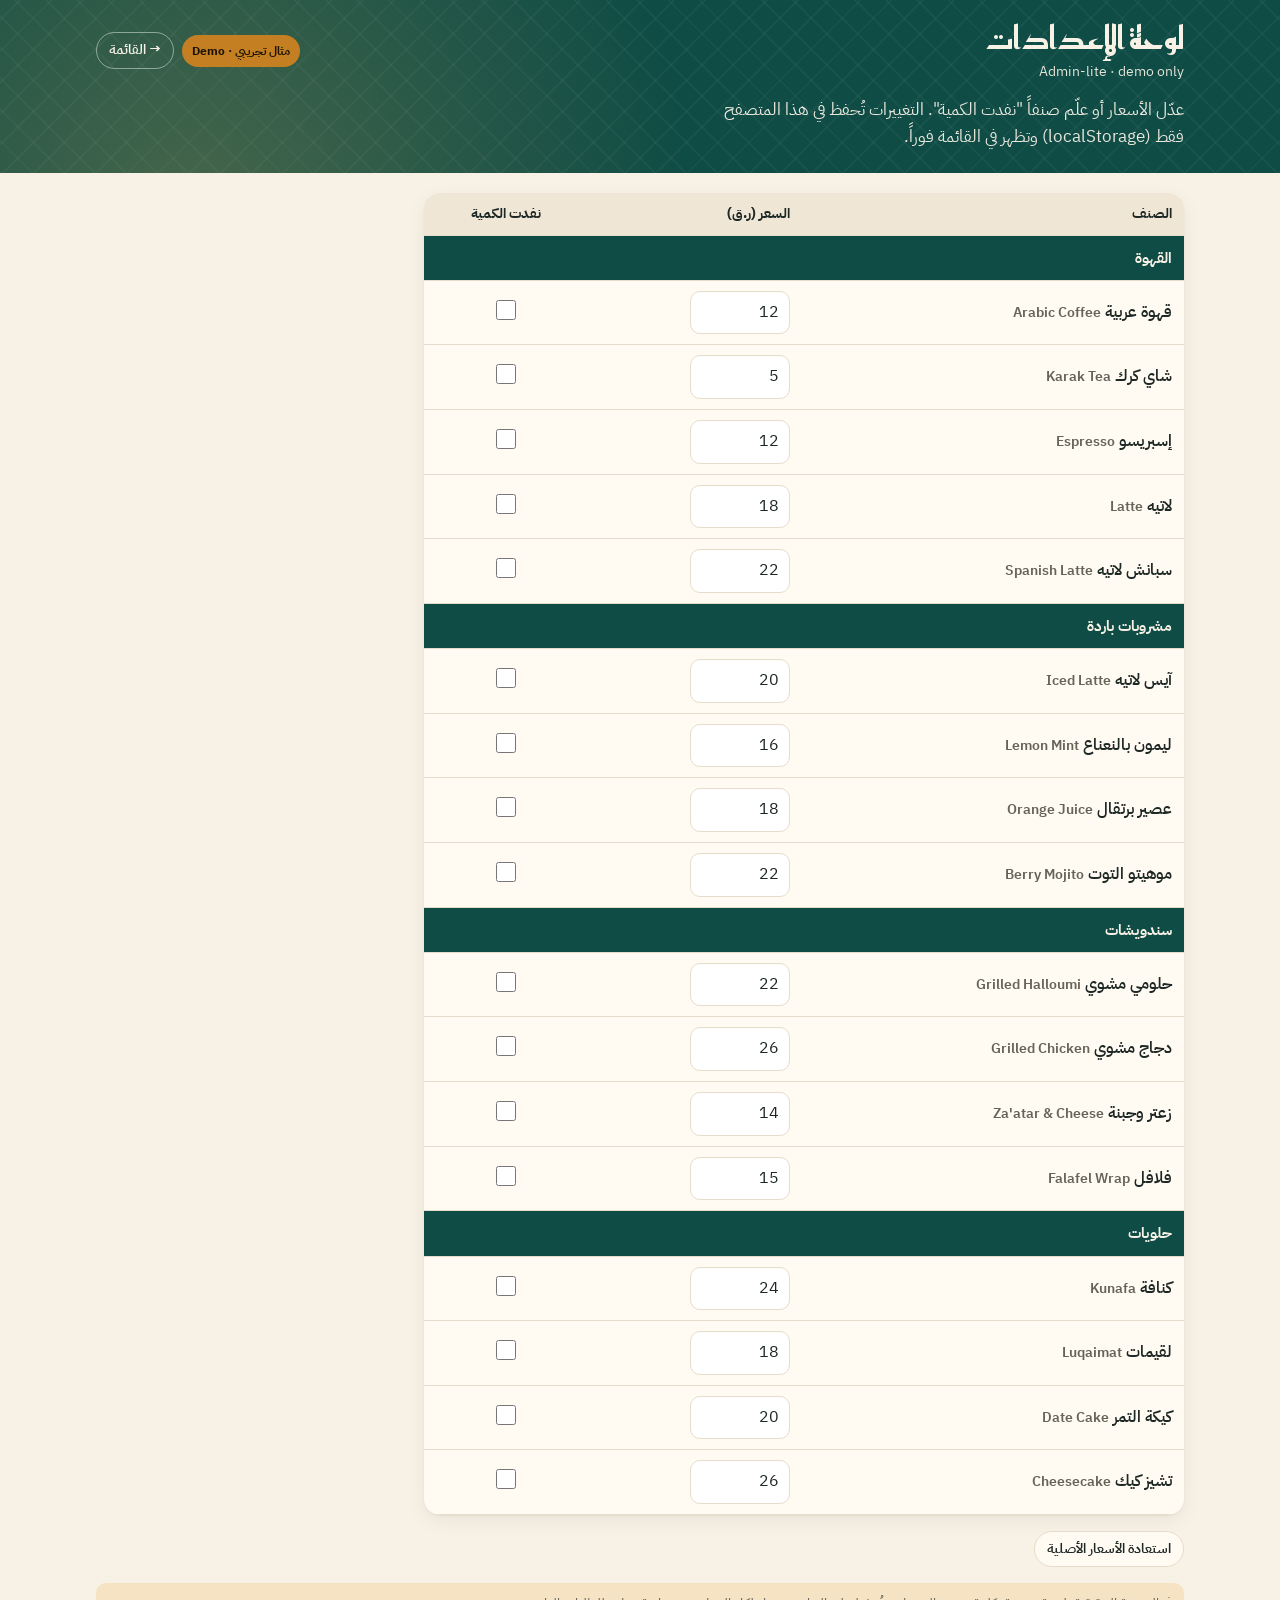
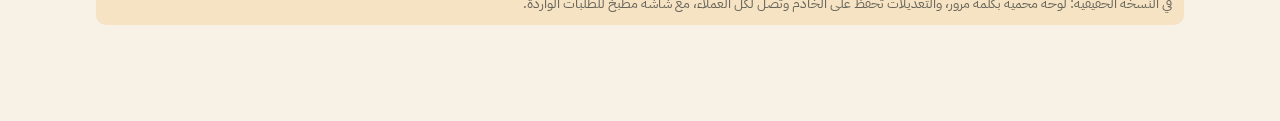
<file: demos/talab-order/settings.html>
<!doctype html>
<html lang="ar" dir="rtl">
<head>
<meta charset="utf-8">
<meta name="viewport" content="width=device-width, initial-scale=1">
<title>الإعدادات · قهوة الريّان — Demo</title>
<meta name="robots" content="noindex">
<meta name="theme-color" content="#0f4c45">
<link rel="preconnect" href="https://fonts.googleapis.com">
<link rel="preconnect" href="https://fonts.gstatic.com" crossorigin>
<link href="https://fonts.googleapis.com/css2?family=IBM+Plex+Sans+Arabic:wght@400;500;600;700&family=Reem+Kufi:wght@600;700&display=swap" rel="stylesheet">
<link rel="stylesheet" href="styles.css">
</head>
<body>
<header class="hero">
  <div class="wrap hero-in">
    <div class="brand"><div><h1>لوحة الإعدادات</h1><p class="status" lang="en">Admin-lite · demo only</p></div></div>
    <div class="hero-actions"><span class="demo-badge">مثال تجريبي · Demo</span><a class="ghost" href="index.html" style="color:inherit;text-decoration:none">→ القائمة</a></div>
  </div>
  <div class="wrap"><p class="tagline">عدّل الأسعار أو علّم صنفاً "نفدت الكمية". التغييرات تُحفظ في هذا المتصفح فقط (localStorage) وتظهر في القائمة فوراً.</p></div>
</header>
<main class="wrap" style="padding-top:20px">
  <form id="f" novalidate>
    <table class="settings-table">
      <thead><tr><th scope="col">الصنف</th><th scope="col">السعر (ر.ق)</th><th scope="col">نفدت الكمية</th></tr></thead>
      <tbody id="rows"></tbody>
    </table>
    <p style="display:flex;gap:10px;flex-wrap:wrap;margin-top:16px">
      <button type="button" class="ghost dark" id="reset">استعادة الأسعار الأصلية</button>
      <span id="saved" role="status" aria-live="polite" style="align-self:center;color:var(--brand);font-weight:600"></span>
    </p>
  </form>
  <p class="demo-note">في النسخة الحقيقية: لوحة محمية بكلمة مرور، والتعديلات تُحفظ على الخادم وتصل لكل العملاء، مع شاشة مطبخ للطلبات الواردة.</p>
</main>
<script src="core.js"></script>
<script>
(function () {
  'use strict';
  var T = window.Talab, KEY = 'talab.overrides';
  function get() { try { return JSON.parse(localStorage.getItem(KEY)) || {}; } catch (e) { return {}; } }
  function put(v) { try { localStorage.setItem(KEY, JSON.stringify(v)); } catch (e) {} }
  function render() {
    var menu = T.applyOverrides(T.MENU, get()), h = '';
    menu.forEach(function (c) {
      h += '<tr class="cat-row"><th colspan="3" scope="colgroup">' + c.ar + '</th></tr>';
      c.items.forEach(function (it) {
        h += '<tr><th scope="row" style="font-weight:600">' + it.ar + ' <span class="muted small" lang="en">' + it.en + '</span></th>' +
          '<td><input type="number" min="0" step="0.5" inputmode="decimal" data-id="' + it.id + '" data-k="price" value="' + it.price + '" aria-label="سعر ' + it.ar + '"></td>' +
          '<td><input type="checkbox" data-id="' + it.id + '" data-k="soldOut" ' + (it.soldOut ? 'checked' : '') + ' aria-label="' + it.ar + ' نفدت الكمية"></td></tr>';
      });
    });
    document.getElementById('rows').innerHTML = h;
  }
  var timer;
  document.getElementById('f').addEventListener('input', function (ev) {
    var el = ev.target, id = el.dataset.id; if (!id) return;
    var ov = get(); ov[id] = ov[id] || {};
    if (el.dataset.k === 'price') {
      var n = parseFloat(el.value);
      if (isFinite(n) && n >= 0) { ov[id].price = n; el.removeAttribute('aria-invalid'); } else { el.setAttribute('aria-invalid', 'true'); return; }
    } else ov[id].soldOut = el.checked;
    put(ov);
    var s = document.getElementById('saved'); s.textContent = 'تم الحفظ ✓';
    clearTimeout(timer); timer = setTimeout(function () { s.textContent = ''; }, 1500);
  });
  document.getElementById('reset').addEventListener('click', function () { try { localStorage.removeItem(KEY); } catch (e) {} render(); });
  render();
})();
</script>
</body>
</html>
</file>
<file: style.css>
:root{
  --mist:#E9EFF3; --paper:#F7FAFC; --ink:#0E2236; --soft:#3D5368; --line:#C3D1DC;
  --blue:#0B64A0; --wall:#D3DFE9; --sky:#9CCBEA;
  --display:"Reem Kufi","Readex Pro",sans-serif;
  --body:"Readex Pro","Noto Sans Arabic",system-ui,sans-serif;
  --pad:clamp(1.25rem,5vw,4rem);
  --gutter:max(var(--pad),calc((100% - 70rem)/2));
  --ease:cubic-bezier(.16,1,.3,1);
}
:root:lang(en){--display:"Readex Pro",system-ui,sans-serif}
*{box-sizing:border-box;margin:0}
html{scroll-behavior:smooth;scroll-padding-top:4.5rem;scrollbar-color:var(--blue) var(--mist)}
body{background:var(--mist);color:var(--ink);font:400 1.0625rem/1.8 var(--body);-webkit-text-size-adjust:100%;overflow-x:hidden}
::selection{background:var(--blue);color:#fff}
:focus-visible{outline:3px solid var(--blue);outline-offset:3px;border-radius:4px}
.contact :focus-visible,.foot :focus-visible{outline-color:var(--sky)}
img{display:block;max-width:100%;height:auto}
h1,h2,h3{font-family:var(--display);font-weight:700;text-wrap:balance}
:lang(en) h1,:lang(en) h2,:lang(en) h3{font-weight:600;letter-spacing:-.02em}
h1{font-size:clamp(2.3rem,7.2vw,5rem);line-height:1.25;max-width:16ch}
:lang(en) h1{max-width:15ch;line-height:1.08}
h2{font-size:clamp(1.8rem,4vw,2.8rem);line-height:1.3}
h3{font-size:1.6rem;line-height:1.35}
p{max-width:62ch;text-wrap:pretty}
.skip:not(:focus){position:absolute;width:1px;height:1px;overflow:hidden;clip-path:inset(50%);white-space:nowrap}
.skip{position:fixed;top:.5rem;inset-inline-start:.5rem;z-index:9;background:var(--ink);color:#fff;padding:.5rem 1rem}

.top{position:sticky;top:0;z-index:5;display:flex;align-items:center;gap:1.5rem;padding:.7rem var(--gutter);background:color-mix(in srgb,var(--mist) 92%,transparent);backdrop-filter:blur(8px);border-block-end:1px solid var(--line)}
.brand{font:700 1.5rem/1 var(--display);color:var(--ink);text-decoration:none;margin-inline-end:auto}
.top nav{display:flex;gap:1.4rem}
.top nav a{color:var(--soft);text-decoration:none;padding:.5rem 0;font-size:1rem}
.top nav a:hover{color:var(--blue);text-decoration:underline;text-underline-offset:.35em}
.lang{font:500 .95rem/1 var(--body);min-width:48px;min-height:44px;padding:0 .9rem;border:1.5px solid var(--ink);border-radius:999px;background:none;color:var(--ink);cursor:pointer}
.lang:hover{background:var(--ink);color:#fff}

.btn{display:inline-flex;align-items:center;justify-content:center;min-height:48px;padding:.5rem 1.4rem;border-radius:999px;border:1.5px solid currentColor;font:500 1rem/1.2 var(--body);color:var(--ink);text-decoration:none;transition:background .25s var(--ease),color .25s var(--ease)}
.btn:hover{background:var(--ink);color:#fff;border-color:var(--ink)}
.btn-main{background:var(--blue);border-color:var(--blue);color:#fff}
.btn-main:hover{background:var(--ink);border-color:var(--ink)}
.actions{display:flex;flex-wrap:wrap;gap:.75rem}

.hero{padding:clamp(2.5rem,7vw,5.5rem) var(--gutter) clamp(3rem,7vw,6rem);display:grid;gap:1.6rem;justify-items:start}
.lead{font-size:1.15rem;color:var(--soft);max-width:48ch}

.chat{width:min(100%,32rem);margin-block-start:1.5rem;border-radius:18px;overflow:hidden;background:var(--wall);box-shadow:0 18px 40px -12px rgba(14,34,54,.28),0 2px 6px rgba(14,34,54,.1);transform:rotate(-1deg)}
:dir(rtl).chat,[dir=rtl] .chat{transform:rotate(1deg)}
.chat-head{display:flex;align-items:center;gap:.75rem;padding:.8rem 1rem;background:var(--ink);color:#fff}
.chat-head b{display:block;font-weight:500;line-height:1.3}
.chat-head small{display:block;font-size:.8rem;color:#C4D4E2;line-height:1.3}
.avatar{width:2.4rem;height:2.4rem;border-radius:50%;background:var(--sky) url("favicon.svg") center/70% no-repeat;flex:none}
.replay{margin-inline-start:auto;min-height:44px;padding:0 .8rem;background:none;border:1px solid #6F8BA5;border-radius:999px;color:#fff;font:400 .85rem var(--body);cursor:pointer}
.replay:hover{background:#fff;color:var(--ink)}
.thread{list-style:none;padding:1rem;height:23rem;overflow:hidden;display:flex;flex-direction:column;justify-content:flex-end;gap:.55rem}
.msg{max-width:84%;padding:.55rem .9rem;border-radius:16px;font-size:1rem;line-height:1.6;animation:pop .45s var(--ease)}
.msg p{max-width:none}
.msg.me{align-self:flex-end;background:var(--blue);color:#fff;border-end-end-radius:4px}
.msg.bot{align-self:flex-start;background:#fff;border-end-start-radius:4px}
.msg.typing{color:var(--soft);letter-spacing:.2em}
@keyframes pop{from{opacity:0;transform:translateY(8px) scale(.97)}}

.work,.services{padding:clamp(3rem,7vw,5.5rem) var(--gutter)}
.work{background:var(--paper);border-block:1px solid var(--line)}
.work h2,.services h2{margin-block-end:2.5rem}
.proj{display:grid;grid-template-columns:repeat(12,1fr);gap:1.5rem 2.5rem;align-items:center;padding-block:2.5rem;border-block-start:1px solid var(--line)}
.proj-img{grid-column:1 / span 7}
.proj-body{grid-column:8 / span 5;display:grid;gap:.8rem;justify-items:start}
.proj:nth-child(even) .proj-img{grid-column:6 / span 7;grid-row:1}
.proj:nth-child(even) .proj-body{grid-column:1 / span 5;grid-row:1}
.proj-img img{border-radius:8px;border:1px solid var(--line);box-shadow:0 14px 30px -10px rgba(14,34,54,.25)}
.kind{color:var(--blue);font-weight:500;font-size:.95rem}
details{width:100%}
summary{cursor:pointer;min-height:44px;display:flex;align-items:center;color:var(--ink);font-weight:500;text-decoration:underline;text-underline-offset:.35em}
summary:hover{color:var(--blue)}
dl{display:grid;gap:.2rem;padding-block:.5rem 1rem}
dt{font-weight:600;margin-block-start:.7rem}
dd{color:var(--soft);max-width:55ch}

.services ul{list-style:none;padding:0;max-width:52rem}
.services li{display:grid;grid-template-columns:minmax(11rem,1fr) 2fr;gap:.3rem 2rem;padding-block:1.1rem;border-block-start:1px solid var(--line)}
.services li:last-child{border-block-end:1px solid var(--line)}
.services b{font:600 1.15rem/1.5 var(--display)}
.services span{color:var(--soft)}

.contact{background:var(--ink);color:#fff;padding:clamp(3rem,8vw,6rem) var(--gutter);display:grid;gap:1.4rem;justify-items:start}
.contact p{color:#D5E1EB}
.contact .btn{color:#fff}
.contact .btn:hover{background:#fff;color:var(--ink);border-color:#fff}
.contact .btn-main{background:#fff;color:var(--ink);border-color:#fff}
.contact .btn-main:hover{background:var(--sky);border-color:var(--sky)}

.foot{display:flex;justify-content:space-between;gap:1rem;padding:1.2rem var(--gutter);background:var(--ink);color:#C4D4E2;border-block-start:1px solid #243B52;font-size:.95rem}
.foot a{color:#fff;padding:.5rem 0}

@media (max-width:52rem){
  .proj{grid-template-columns:1fr}
  .proj-img,.proj-body,.proj:nth-child(even) .proj-img,.proj:nth-child(even) .proj-body{grid-column:1;grid-row:auto}
  .services li{grid-template-columns:1fr}
  .top{gap:.8rem}.top nav{gap:.9rem}
}
@media (max-width:26rem){.top nav a{font-size:.9rem}.brand{font-size:1.3rem}.thread{height:25rem}}
@media (prefers-reduced-motion:reduce){*{animation:none!important;transition:none!important;scroll-behavior:auto!important}.chat{transform:none}}
@media (min-width:60rem){
  .hero{grid-template-columns:minmax(0,1fr) 32rem;column-gap:4rem;align-items:start}
  .hero h1{grid-column:1 / -1}
  .hero .lead,.hero .actions{grid-column:1}
  .hero .chat{grid-column:2;grid-row:2 / span 2;margin-block-start:0}
}
</file>
<file: demos/hiwar-ebook/css/styles.css>
:root{--ink:#1e2a5a;--ink-soft:#4d5785;--page:#ffffff;--desk:#dbe5e0;--desk-line:#c4d3cc;--saffron:#f2b33d;--saffron-soft:#fdf1d8;--sky:#e8ecfa;--ok:#1d7650;--ok-soft:#e1f2e9;--bad:#b3263e;--bad-soft:#fbe6ea;--focus:#2f55d4;--ar:'Noto Naskh Arabic','Amiri','Geeza Pro',serif;--lat:'Atkinson Hyperlegible',system-ui,sans-serif;--r-page:18px;--r-bubble:22px;--r-ctl:10px}*{box-sizing:border-box}html{-webkit-text-size-adjust:100%}body{margin:0;font-family:var(--lat);font-size:1.0625rem;line-height:1.55;color:var(--ink);background:var(--desk);background-image:radial-gradient(var(--desk-line) 1px,transparent 1px);background-size:22px 22px;min-height:100vh;display:flex;flex-direction:column}.ar,[lang=ar]{font-family:var(--ar);direction:rtl;unicode-bidi:isolate;line-height:1.9}button{font:inherit;color:inherit;cursor:pointer}:focus-visible{outline:3px solid var(--focus);outline-offset:3px;border-radius:6px}.sr-only{position:absolute;width:1px;height:1px;overflow:hidden;clip:rect(0 0 0 0);white-space:nowrap}.skip{position:absolute;left:12px;top:-60px;background:var(--ink);color:#fff;padding:8px 14px;border-radius:8px;z-index:30}.skip:focus{top:10px}.topbar{position:sticky;top:0;z-index:10;display:flex;align-items:center;gap:14px;padding:10px max(16px,calc((100vw - 980px)/ 2));background:rgba(219,229,224,.92);backdrop-filter:blur(6px);border-bottom:1px solid var(--desk-line)}.brand{display:flex;align-items:center;gap:10px;text-decoration:none;color:var(--ink)}.brand svg{width:38px;height:38px;flex:none}.brand b{font-size:1.15rem;letter-spacing:.01em}.brand .ar{font-size:1.25rem;line-height:1}.demo-badge{display:inline-flex;align-items:center;gap:6px;padding:3px 10px;border-radius:999px;background:var(--saffron);color:#3a2600;font-size:.8rem;font-weight:700;white-space:nowrap}.demo-badge .ar{line-height:1.4;font-weight:700}.progress{flex:1;display:flex;align-items:center;gap:10px;min-width:0;justify-content:flex-end}.progress-track{width:min(180px,30vw);height:8px;border-radius:99px;background:#fff;overflow:hidden}.progress-fill{height:100%;background:var(--ink);border-radius:99px;transition:width .3s ease}.progress-text{font-size:.9rem;color:var(--ink-soft);white-space:nowrap;font-variant-numeric:tabular-nums}.btn-ghost{display:inline-flex;align-items:center;gap:8px;border:1.5px solid var(--ink);background:0 0;padding:7px 12px;border-radius:var(--r-ctl);font-weight:700;font-size:.95rem}.btn-ghost:hover{background:#fff}.btn-ghost svg{width:18px;height:18px}.book{flex:1;width:100%;max-width:980px;margin:0 auto;padding:22px 16px 110px}.page{position:relative;background:var(--page);border-radius:var(--r-page);box-shadow:0 1px 0 var(--desk-line),0 18px 40px -24px rgba(30,42,90,.45);padding:clamp(22px,4vw,44px) clamp(18px,5vw,56px) 34px;min-height:60vh}.page::before{content:'';position:absolute;left:0;top:0;bottom:0;width:14px;border-radius:var(--r-page) 0 0 var(--r-page);background:linear-gradient(90deg,rgba(30,42,90,.1),transparent)}.page.turn-next{animation:turnNext .32s ease both}.page.turn-prev{animation:turnPrev .32s ease both}@keyframes turnNext{from{opacity:0;transform:translateX(26px)}}@keyframes turnPrev{from{opacity:0;transform:translateX(-26px)}}.running-head{display:flex;justify-content:space-between;gap:12px;color:var(--ink-soft);font-size:.9rem;margin-bottom:18px}.running-head .ar{font-size:1rem;line-height:1.4}.page h1,.page h2{line-height:1.2;margin:0 0 6px}.page h1{font-size:clamp(1.8rem, 4.5vw, 2.6rem)}.page h2{font-size:clamp(1.45rem, 3.4vw, 1.9rem)}.page h1:focus,.page h2:focus{outline:0}.lead{color:var(--ink-soft);max-width:60ch;margin:0 0 22px}.folio{margin-top:32px;text-align:center;color:var(--ink-soft);font-size:.85rem;font-variant-numeric:tabular-nums}.cover{display:grid;grid-template-columns:1.1fr 1fr;gap:28px;align-items:center}.cover-title{font-family:var(--ar);font-size:clamp(4.5rem, 14vw, 8.5rem);line-height:1.1;margin:0;color:var(--ink);direction:rtl;text-align:left}.cover-sub{font-size:clamp(1.2rem, 2.6vw, 1.5rem);font-weight:700;margin:4px 0 10px}.cover p{max-width:46ch}.cover .art{width:100%;height:auto}.lesson-list{list-style:none;padding:0;margin:22px 0 0;display:grid;gap:10px}.lesson-link{width:100%;display:flex;align-items:center;justify-content:space-between;gap:14px;padding:12px 16px;background:var(--sky);border:0;border-radius:14px;text-align:left}.lesson-link:hover{background:#dde3f8}.lesson-link .ar{font-size:1.35rem;line-height:1.5;white-space:nowrap}.lesson-link small{display:block;color:var(--ink-soft)}.opener{display:grid;grid-template-columns:1fr 1fr;gap:28px;align-items:center}.opener .big-ar{font-size:clamp(2.4rem, 7vw, 3.6rem);margin:0;line-height:1.5;text-align:right}.opener .translit{color:var(--ink-soft);font-style:italic;text-align:right;margin:0 0 14px}.goals{padding-left:1.1em;margin:10px 0 24px}.goals li{margin:4px 0}.btn{display:inline-flex;align-items:center;justify-content:center;gap:8px;border:0;border-radius:var(--r-ctl);padding:12px 20px;min-height:46px;background:var(--ink);color:#fff;font-weight:700}.btn:hover{background:#2b3a7a}.btn.secondary{background:var(--sky);color:var(--ink)}.btn.secondary:hover{background:#dde3f8}.btn[disabled]{opacity:.45;cursor:not-allowed}.btn-row{display:flex;flex-wrap:wrap;gap:10px;align-items:center}.voice-note{display:flex;gap:10px;align-items:flex-start;background:var(--saffron-soft);border-radius:12px;padding:10px 14px;margin:0 0 18px;font-size:.95rem}.voice-note[hidden]{display:none}.vocab{display:grid;grid-template-columns:repeat(auto-fill,minmax(230px,1fr));gap:16px;list-style:none;padding:0;margin:0}.card{position:relative;display:flex;flex-direction:column;gap:4px;background:var(--sky);border-radius:var(--r-bubble) var(--r-bubble) var(--r-bubble) 6px;padding:14px 16px 14px}.card .word{font-size:1.85rem;line-height:1.6;text-align:right;margin:0}.card .tr{color:var(--ink-soft);font-style:italic}.card .en{font-weight:700}.card .speak{position:absolute;left:12px;top:12px}.speak{display:inline-grid;place-items:center;width:44px;height:44px;flex:none;border-radius:50%;border:0;background:#fff;color:var(--ink);box-shadow:0 0 0 1.5px var(--ink) inset}.speak svg{width:22px;height:22px}.speak:hover{background:var(--saffron-soft)}.speak.playing{background:var(--saffron);box-shadow:none}.speak.heard::after{content:'';position:absolute;width:9px;height:9px;border-radius:50%;background:var(--ok);transform:translate(15px,-15px)}.scene{color:var(--ink-soft);font-style:italic;margin:0 0 18px}.chat{list-style:none;padding:0;margin:0;display:flex;flex-direction:column;gap:12px}.line{display:flex;gap:10px;align-items:flex-end;max-width:620px}.line.b{align-self:flex-end;flex-direction:row-reverse}.avatar{width:40px;height:40px;flex:none}.bubble{display:block;width:100%;text-align:left;border:0;padding:10px 16px 12px;border-radius:var(--r-bubble) var(--r-bubble) var(--r-bubble) 6px;background:var(--sky)}.line.b .bubble{background:var(--saffron-soft);border-radius:var(--r-bubble) var(--r-bubble) 6px var(--r-bubble)}.bubble:hover{filter:brightness(.97)}.bubble.playing{box-shadow:0 0 0 3px var(--saffron) inset}.bubble .who{font-size:.82rem;font-weight:700;color:var(--ink-soft);display:flex;justify-content:space-between;gap:12px}.bubble .who .played{color:var(--ok)}.bubble .ar{display:block;font-size:1.5rem;text-align:right;line-height:1.75}.bubble .tr{display:block;font-style:italic;color:var(--ink-soft);font-size:.95rem}.bubble .en{display:block;font-size:.98rem}.chat.hide-en .bubble .en{visibility:hidden}.tools{display:flex;flex-wrap:wrap;gap:10px;margin:0 0 18px}.ex-intro{margin:0 0 18px;color:var(--ink-soft)}.q{border:0;padding:0;margin:0 0 26px}.q legend{font-weight:700;font-size:1.1rem;margin-bottom:10px;padding:0}.q legend .ar{font-size:1.35rem;line-height:1.5}.opts{display:grid;grid-template-columns:repeat(2,minmax(0,1fr));gap:10px}.opt{border:1.5px solid var(--desk-line);background:#fff;border-radius:12px;padding:10px 14px;min-height:52px;text-align:left;display:flex;align-items:center;gap:10px}.opt.ar-opt{justify-content:flex-end;font-family:var(--ar);font-size:1.35rem;direction:rtl;text-align:right}.opt:hover:not([disabled]){border-color:var(--ink)}.opt[disabled]{cursor:default}.opt.correct{background:var(--ok-soft);border-color:var(--ok);color:#0f4a31}.opt.wrong{background:var(--bad-soft);border-color:var(--bad);color:#7c1427}.mark{font-weight:700;font-family:var(--lat)}.feedback{min-height:1.6em;margin:8px 0 0;font-weight:700}.feedback.ok{color:var(--ok)}.feedback.no{color:var(--bad)}.match{display:grid;grid-template-columns:1fr 1fr;gap:14px 22px}.match ul{list-style:none;padding:0;margin:0;display:flex;flex-direction:column;gap:10px}.chip{width:100%;min-height:54px;border-radius:12px;border:1.5px solid var(--desk-line);background:#fff;padding:6px 14px;touch-action:none}.chip.ar{font-size:1.45rem;text-align:right;cursor:grab}.chip.ar:active{cursor:grabbing}.chip[aria-pressed=true]{border-color:var(--ink);background:var(--sky);box-shadow:0 0 0 2px var(--ink) inset}.target{text-align:left;display:flex;justify-content:space-between;align-items:center;gap:8px}.target.over{border-color:var(--saffron);background:var(--saffron-soft)}.target .got{font-family:var(--ar);font-size:1.2rem;direction:rtl}.chip.done{background:var(--ok-soft);border-color:var(--ok);color:#0f4a31;cursor:default}.chip.oops{animation:shake .35s;border-color:var(--bad);background:var(--bad-soft)}@keyframes shake{25%{transform:translateX(-5px)}75%{transform:translateX(5px)}}.match-head{font-size:.9rem;font-weight:700;color:var(--ink-soft);margin:0 0 4px}.fill{border:0;padding:0;margin:0 0 30px}.fill legend{font-weight:700;margin-bottom:8px;padding:0}.sentence{font-size:1.7rem;text-align:right;margin:0 0 12px;display:flex;flex-wrap:wrap;gap:10px;align-items:center;justify-content:flex-start}.blank{display:inline-flex;align-items:center;justify-content:center;min-width:4.5em;min-height:1.9em;padding:0 12px;border-bottom:3px solid var(--ink);background:var(--saffron-soft);border-radius:8px 8px 0 0}.blank.ok{background:var(--ok-soft);border-color:var(--ok)}.blank.no{background:var(--bad-soft);border-color:var(--bad)}.tiles{display:flex;flex-wrap:wrap;gap:8px;direction:rtl;margin:0 0 12px}.tile{width:52px;height:52px;border-radius:12px;border:1.5px solid var(--ink);background:#fff;font-family:var(--ar);font-size:1.6rem;line-height:1}.tile:hover:not([disabled]){background:var(--saffron-soft)}.tile[disabled]{opacity:.3;cursor:default}.result{display:flex;flex-wrap:wrap;align-items:center;justify-content:space-between;gap:14px;border-radius:16px;padding:16px 20px;margin-top:10px;background:var(--sky)}.result strong{font-size:1.3rem}.score-ring{display:flex;align-items:center;gap:22px;flex-wrap:wrap;margin:6px 0 22px}.score-ring svg{width:132px;height:132px}.breakdown{list-style:none;padding:0;margin:0;display:grid;gap:6px}.breakdown li{display:flex;justify-content:space-between;gap:18px;min-width:240px;font-variant-numeric:tabular-nums}.badges{list-style:none;padding:0;margin:0 0 24px;display:grid;grid-template-columns:repeat(auto-fill,minmax(150px,1fr));gap:14px}.badge{text-align:center;padding:14px 10px;border-radius:16px;background:var(--saffron-soft)}.badge .medal{width:66px;height:66px;margin:0 auto 8px;border-radius:50%;display:grid;place-items:center;background:var(--saffron);color:var(--ink);font-family:var(--ar);font-size:1.4rem;font-weight:700;box-shadow:0 0 0 4px #fff,0 0 0 6px var(--saffron)}.badge b{display:block}.badge small{color:var(--ink-soft)}.badge.locked{background:#f2f4f8}.badge.locked .medal{background:#dfe3ec;color:#8a91a8;box-shadow:0 0 0 4px #fff,0 0 0 6px #dfe3ec}.pager{position:fixed;left:0;right:0;bottom:0;z-index:10;display:flex;justify-content:center;gap:12px;padding:10px 16px calc(10px + env(safe-area-inset-bottom));background:rgba(219,229,224,.94);backdrop-filter:blur(6px);border-top:1px solid var(--desk-line)}.pager .btn{min-width:140px}.pager .hint{align-self:center;color:var(--ink-soft);font-size:.85rem}dialog.toc{border:0;border-radius:18px;padding:0;width:min(440px,calc(100vw - 32px));max-height:80vh;color:var(--ink);box-shadow:0 30px 80px -20px rgba(30,42,90,.6)}dialog.toc::backdrop{background:rgba(30,42,90,.35)}.toc-head{display:flex;justify-content:space-between;align-items:center;padding:16px 18px 6px}.toc-head h2{margin:0;font-size:1.25rem}.toc-body{padding:0 10px 16px;overflow:auto}.toc-body h3{margin:14px 8px 4px;font-size:.95rem;color:var(--ink-soft);display:flex;justify-content:space-between;gap:10px}.toc-body h3 .ar{font-size:1.05rem;line-height:1.4}.toc-body ol{list-style:none;padding:0;margin:0}.toc-item{width:100%;display:flex;justify-content:space-between;gap:10px;padding:9px 10px;border:0;background:0 0;border-radius:10px;text-align:left}.toc-item:hover{background:var(--sky)}.toc-item[aria-current=page]{background:var(--ink);color:#fff}.toc-item .state{font-size:.85rem;color:var(--ok);font-weight:700}.toc-item[aria-current=page] .state{color:#b8f0d2}.site-foot{text-align:center;font-size:.85rem;color:var(--ink-soft);padding:0 16px 90px}.site-foot a{color:var(--ink)}@media (max-width:720px){.cover,.opener{grid-template-columns:1fr}.cover .art,.opener .art{max-width:300px;margin:0 auto;order:-1}.brand .name-ar,.progress-text,.rh-title{display:none}.progress-track{width:48px}.opts{grid-template-columns:1fr}.match{gap:10px 10px}.chip{padding:6px 10px}.target{font-size:.95rem}.pager .btn{min-width:0;flex:1}.pager .hint{display:none}.btn-ghost .label{display:none}.topbar{gap:10px}}@media (prefers-reduced-motion:reduce){*,::after,::before{animation:none!important;transition:none!important}}
</file>
<file: demos/mawid-booking/css/style.css>
:root{--bg:#fbf8f3;--surface:#ffffff;--alt:#f3ede4;--ink:#14302d;--muted:#52645f;--line:#e3dbcf;--brand:#0f5e57;--brand-2:#0b4a44;--brand-soft:#e2f0ed;--gold:#f6c56f;--gold-ink:#6b4500;--danger:#b42318;--ok:#157347;--warn:#8a5300;--wa:#128c4b;--r:16px;--r-sm:10px;--shadow:0 1px 2px rgba(20,48,45,.06),0 8px 24px rgba(20,48,45,.08);--font:'Tajawal',system-ui,-apple-system,'Segoe UI',Tahoma,sans-serif}*,*::before,*::after{box-sizing:border-box}[hidden]{display:none !important}html{scroll-behavior:smooth;-webkit-text-size-adjust:100%}@media (prefers-reduced-motion:reduce){html{scroll-behavior:auto}*{transition:none !important;animation:none !important}}body{margin:0;background:var(--bg);color:var(--ink);font:400 17px/1.7 var(--font)}h1,h2,h3{line-height:1.25;margin:0 0 .4em;font-weight:800}h2{font-size:clamp(1.6rem,3.2vw,2.2rem)}h3{font-size:1.12rem;font-weight:700}p{margin:0 0 .8em}a{color:var(--brand)}img{max-width:100%}:focus-visible{outline:3px solid #1d7cf2;outline-offset:2px;border-radius:6px}.wrap{width:min(1140px,100% - 32px);margin-inline:auto}.narrow{width:min(780px,100% - 32px)}.sr-only{position:absolute;width:1px;height:1px;overflow:hidden;clip:rect(0 0 0 0);white-space:nowrap}.muted{color:var(--muted)}.small{font-size:.9rem}.skip{position:absolute;inset-inline-start:12px;top:-60px;background:var(--ink);color:#fff;padding:10px 14px;border-radius:8px;z-index:50}.skip:focus{top:12px}.demo-bar{background:#1e2b29;color:#e9efed;font-size:.88rem;padding:7px 0}.demo-bar .wrap{display:flex;gap:10px;align-items:center;flex-wrap:wrap}.badge{display:inline-block;background:var(--gold);color:#3d2700;font-weight:800;font-size:.78rem;padding:2px 10px;border-radius:999px;white-space:nowrap}.site-header{position:sticky;top:0;z-index:20;background:rgba(251,248,243,.92);backdrop-filter:saturate(1.4) blur(10px);border-bottom:1px solid var(--line)}.nav{display:flex;align-items:center;gap:20px;min-height:68px}.brand{display:flex;align-items:center;gap:10px;text-decoration:none;color:var(--ink)}.logo{display:grid;place-items:center;width:42px;height:42px;border-radius:12px;background:var(--brand);color:var(--gold);font-weight:800;font-size:1.4rem}.brand-text{display:flex;flex-direction:column;line-height:1.15}.brand-text small{color:var(--muted);font-size:.8rem}.menu{display:flex;gap:22px;margin-inline-start:auto}.menu a{color:var(--ink);text-decoration:none;font-weight:500}.menu a:hover{color:var(--brand)}.nav-actions{display:flex;gap:8px}.btn{display:inline-flex;align-items:center;justify-content:center;gap:6px;min-height:46px;padding:10px 20px;border-radius:12px;border:2px solid transparent;font:700 1rem/1.2 var(--font);text-decoration:none;cursor:pointer;transition:background .15s,transform .15s,box-shadow .15s}.btn.sm{min-height:40px;padding:7px 14px;font-size:.95rem}.btn.lg{min-height:54px;padding:12px 26px;font-size:1.08rem}.btn-primary{background:var(--brand);color:#fff;box-shadow:0 6px 16px rgba(15,94,87,.25)}.btn-primary:hover{background:var(--brand-2);transform:translateY(-1px)}.btn-ghost{background:transparent;color:var(--ink);border-color:var(--line)}.btn-ghost:hover{border-color:var(--brand);color:var(--brand)}.btn-soft{background:var(--brand-soft);color:var(--brand-2)}.btn-soft:hover{background:#cfe6e1}.btn-wa{background:var(--wa);color:#fff}.btn-wa:hover{background:#0e7a40}.btn-danger{background:#fdecea;color:var(--danger)}.btn-ok{background:#e3f4ea;color:var(--ok)}.btn:disabled{opacity:.5;cursor:not-allowed;transform:none}.hero{padding:64px 0 56px;background:radial-gradient(900px 400px at 85% 0%,#e4f1ee 0%,transparent 60%),radial-gradient(700px 380px at 0% 100%,#fbefd9 0%,transparent 60%)}.hero-grid{display:grid;grid-template-columns:1.3fr .9fr;gap:48px;align-items:center}.kicker{display:inline-block;background:var(--brand-soft);color:var(--brand-2);font-weight:700;padding:4px 12px;border-radius:999px;font-size:.92rem}h1{font-size:clamp(2rem,4.6vw,3.3rem);letter-spacing:-.01em}.lead{font-size:1.15rem;color:var(--muted);max-width:36em}.cta-row{display:flex;flex-wrap:wrap;gap:12px;margin:24px 0}.trust{list-style:none;padding:0;margin:0;display:flex;flex-wrap:wrap;gap:8px 22px;color:var(--muted);font-weight:500}.trust li::before{content:'✓';color:var(--brand);font-weight:800;margin-inline-end:6px}.hero-card{background:var(--brand);color:#fff;border-radius:24px;padding:28px;box-shadow:0 24px 50px rgba(15,94,87,.28);position:relative;overflow:hidden}.hero-card::after{content:'';position:absolute;width:220px;height:220px;border-radius:50%;background:rgba(246,197,111,.18);inset-inline-end:-70px;top:-80px}.hc-label{color:var(--gold);font-weight:700;margin:0}.hc-day{font-size:1.35rem;font-weight:700;margin:6px 0 0}.hc-time{font-size:2.6rem;font-weight:800;margin:0 0 12px}.hc-slots{display:flex;flex-wrap:wrap;gap:8px;margin-bottom:16px}.hc-slots span{background:rgba(255,255,255,.14);border:1px solid rgba(255,255,255,.25);border-radius:999px;padding:3px 12px;font-size:.92rem}.hc-hint{font-size:.88rem;color:#cfe3df;margin:0}.section{padding:72px 0;scroll-margin-top:70px}.section.alt{background:var(--alt)}.section-sub{color:var(--muted);margin-bottom:28px;max-width:40em}.services,.team{list-style:none;margin:0;padding:0;display:grid;gap:16px}.services{grid-template-columns:repeat(3,1fr)}.svc{background:var(--surface);border:1px solid var(--line);border-radius:var(--r);padding:22px;display:flex;flex-direction:column;box-shadow:var(--shadow)}.svc p{color:var(--muted);flex:1}.svc .btn{align-self:flex-start}.svc-top{display:flex;justify-content:space-between;gap:12px;align-items:baseline}.price{color:var(--brand);font-weight:800;white-space:nowrap}.book{background:linear-gradient(180deg,var(--alt),var(--bg))}.booker{background:var(--surface);border:1px solid var(--line);border-radius:22px;box-shadow:var(--shadow);padding:24px}.steps{list-style:none;padding:0;margin:0 0 18px;display:grid;grid-template-columns:repeat(4,1fr);gap:8px;counter-reset:s}.steps li{counter-increment:s;display:flex;align-items:center;gap:8px;color:var(--muted);font-weight:500;font-size:.95rem;padding-bottom:10px;border-bottom:3px solid var(--line)}.steps li::before{content:counter(s);display:grid;place-items:center;width:28px;height:28px;flex:none;border-radius:50%;background:var(--alt);font-weight:800}.steps li.current{color:var(--ink);font-weight:700;border-color:var(--brand)}.steps li.current::before{background:var(--brand);color:#fff}.steps li.done{color:var(--brand-2);border-color:#9cc8c1}.steps li.done::before{content:'✓';background:var(--brand-soft);color:var(--brand)}.pick{background:var(--brand-soft);color:var(--brand-2);border-radius:var(--r-sm);padding:8px 14px;font-weight:500}.panel fieldset{border:0;padding:0;margin:0;min-width:0}.ph{font-size:1.15rem;font-weight:700;margin:4px 0 14px;padding:0}.ph:focus{outline:none}.opt-grid{display:grid;grid-template-columns:repeat(3,1fr);gap:10px}.opt{position:relative;display:block;cursor:pointer}.opt input{position:absolute;opacity:0;inset-inline-start:14px;top:18px}.opt-body{display:flex;justify-content:space-between;gap:10px;align-items:center;border:2px solid var(--line);border-radius:12px;padding:14px 16px;min-height:64px;background:#fff;transition:border-color .15s,background .15s}.opt:hover .opt-body{border-color:#9cc8c1}.opt input:checked + .opt-body{border-color:var(--brand);background:var(--brand-soft)}.opt input:focus-visible + .opt-body{outline:3px solid #1d7cf2;outline-offset:2px}.day-grid{display:grid;grid-template-columns:repeat(7,1fr);gap:8px}.day,.slot{font-family:var(--font);border:2px solid var(--line);background:#fff;color:var(--ink);border-radius:12px;cursor:pointer;transition:border-color .15s,background .15s}.day{display:flex;flex-direction:column;align-items:center;padding:10px 4px;min-height:92px}.day:hover:not(:disabled),.slot:hover{border-color:var(--brand)}.day .dw{font-size:.85rem;color:var(--muted)}.day .dn{font-size:1.5rem;font-weight:800;line-height:1.2}.day .ds{font-size:.75rem;color:var(--brand);font-weight:700}.day:disabled{background:repeating-linear-gradient(135deg,#f1eee9 0 6px,#ebe7e0 6px 12px);color:#6d6a64;cursor:not-allowed;border-style:dashed}.day:disabled .ds,.day:disabled .dw{color:#6d6a64}.day.sel,.slot.sel{border-color:var(--brand);background:var(--brand-soft)}.slot-grid{display:grid;grid-template-columns:repeat(auto-fill,minmax(104px,1fr));gap:8px}.slot{min-height:48px;font-size:1rem;font-weight:700}.empty{background:var(--alt);padding:16px;border-radius:var(--r-sm)}.actions{display:flex;flex-wrap:wrap;gap:10px;justify-content:space-between;margin-top:20px}.actions.center{justify-content:center}.field{margin-bottom:14px;max-width:460px}.field label{display:block;font-weight:700;margin-bottom:6px}input,select{font:inherit;color:inherit}.field input,.admin input[type=time],.admin select,.admin input[type=password],.admin input[type=date]{width:100%;min-height:48px;padding:10px 14px;border:2px solid var(--line);border-radius:12px;background:#fff}.field input:focus,.admin input:focus,.admin select:focus{border-color:var(--brand);outline:3px solid rgba(15,94,87,.25);outline-offset:0}[dir=rtl] input[type=tel]{text-align:right}input[aria-invalid=true]{border-color:var(--danger) !important}.err{color:var(--danger);font-weight:500;font-size:.93rem;margin:6px 0 0;min-height:0}.err:empty{display:none}.done{text-align:center;padding:8px 0}.tick{width:64px;height:64px;border-radius:50%;background:var(--brand);color:#fff;display:grid;place-items:center;font-size:2rem;margin:0 auto 10px}.summary{display:grid;grid-template-columns:repeat(3,1fr);gap:10px;margin:20px auto 0;max-width:720px;text-align:start}.summary div{background:var(--alt);border-radius:var(--r-sm);padding:10px 14px}.summary dt{font-size:.85rem;color:var(--muted)}.summary dd{margin:0;font-weight:700;overflow-wrap:anywhere}.team{grid-template-columns:repeat(3,1fr)}.team li{background:var(--surface);border:1px solid var(--line);border-radius:var(--r);padding:24px;text-align:center}.team p{color:var(--muted);margin:0}.avatar{display:grid;place-items:center;width:84px;height:84px;margin:0 auto 12px;border-radius:50%;font-size:2rem;font-weight:800;color:#fff}.a1{background:linear-gradient(135deg,#0f5e57,#3a9b8f)}.a2{background:linear-gradient(135deg,#8a5a1f,#d39a44)}.a3{background:linear-gradient(135deg,#6b3b5e,#b26a97)}.visit{display:grid;grid-template-columns:repeat(3,1fr);gap:16px}.info{background:var(--surface);border-radius:var(--r);padding:22px;border:1px solid var(--line)}.info p{margin:0 0 4px}.faq details{background:var(--surface);border:1px solid var(--line);border-radius:12px;margin-bottom:10px}.faq summary{cursor:pointer;padding:16px 18px;font-weight:700;list-style:none;display:flex;justify-content:space-between;gap:12px}.faq summary::-webkit-details-marker{display:none}.faq summary::after{content:'+';font-size:1.4rem;line-height:1;color:var(--brand)}.faq details[open] summary::after{content:'−'}.faq details p{padding:0 18px 16px;margin:0;color:var(--muted)}.site-footer{background:#14302d;color:#d5e2df;padding:28px 0;font-size:.95rem}.site-footer a{color:var(--gold)}.foot p{margin:4px 0}.admin-top{background:var(--brand);color:#fff}.admin-top .nav{min-height:64px}.admin-top .brand{color:#fff}.admin-top .logo{background:var(--gold);color:var(--brand-2)}.admin-top .btn-ghost{color:#fff;border-color:rgba(255,255,255,.4)}.admin-top .btn-ghost:hover{color:var(--gold);border-color:var(--gold)}.admin-top .nav-actions{margin-inline-start:auto;flex-wrap:wrap}.admin{padding:28px 0 60px}.login{max-width:380px;margin:40px auto;background:var(--surface);border:1px solid var(--line);border-radius:20px;padding:28px;box-shadow:var(--shadow)}.hint{background:#fff6e5;color:var(--gold-ink);border:1px dashed #e4b45a;border-radius:10px;padding:8px 12px;font-weight:700}.stats{display:grid;grid-template-columns:repeat(4,1fr);gap:12px;margin-bottom:20px}.stat{background:var(--surface);border:1px solid var(--line);border-radius:14px;padding:14px 16px}.stat b{display:block;font-size:1.8rem;line-height:1.1}.stat span{color:var(--muted);font-size:.9rem}.admin-grid{display:grid;grid-template-columns:1fr 340px;gap:20px;align-items:start}.card{background:var(--surface);border:1px solid var(--line);border-radius:18px;padding:20px;box-shadow:var(--shadow)}.toolbar{display:flex;flex-wrap:wrap;gap:10px;align-items:end;margin-bottom:14px}.toolbar .field{margin:0;flex:1 1 180px}.check{display:inline-flex;align-items:center;gap:8px;min-height:44px;cursor:pointer}.check input{width:20px;height:20px;accent-color:var(--brand)}.day-group h3{font-size:1rem;margin:18px 0 8px;color:var(--brand-2)}.bk{display:grid;grid-template-columns:76px 1fr auto;gap:12px;align-items:center;padding:12px;border:1px solid var(--line);border-radius:12px;margin-bottom:8px}.bk.cancelled{opacity:.6}.bk-time{font-weight:800;font-size:1.05rem}.bk-who b{display:block}.bk-who span{color:var(--muted);font-size:.92rem}.bk-act{display:flex;gap:6px;align-items:center;flex-wrap:wrap;justify-content:flex-end}.st{font-size:.8rem;font-weight:700;padding:2px 10px;border-radius:999px;white-space:nowrap}.st-pending{background:#fff3db;color:var(--warn)}.st-confirmed{background:#e3f4ea;color:var(--ok)}.st-cancelled{background:#f1f1f1;color:#555}.days-check{display:grid;grid-template-columns:1fr 1fr;gap:0 10px;border:0;padding:0;margin:0 0 14px}.days-check legend{font-weight:700;margin-bottom:6px}.row2{display:grid;grid-template-columns:1fr 1fr;gap:10px}.ok-msg{color:var(--ok);font-weight:700}.ok-msg:empty{display:none}@media (max-width:960px){.menu{display:none}.nav-actions{margin-inline-start:auto}.hero-grid,.admin-grid{grid-template-columns:1fr}.services,.opt-grid{grid-template-columns:1fr 1fr}.stats{grid-template-columns:1fr 1fr}}@media (max-width:640px){body{font-size:16px}.hero{padding:36px 0 40px}.section{padding:52px 0}.services,.team,.visit,.opt-grid{grid-template-columns:1fr}.summary{grid-template-columns:1fr 1fr}.brand-text small{display:none}.booker{padding:16px;border-radius:18px}.day-grid{grid-template-columns:repeat(4,1fr)}.steps li{flex-direction:column;font-size:.8rem;gap:4px;text-align:center}.actions .btn{flex:1}.bk{grid-template-columns:64px 1fr}.bk-act{grid-column:1 / -1;justify-content:flex-start}}.admin-top .brand-text small{color:#cfe3df}.bk-time{white-space:nowrap}@media (max-width:640px){.admin-top .brand-text{display:none}.bk{grid-template-columns:80px 1fr}}
</file>
<file: demos/sanad-widget/site.css>
:root{--ink: #14211d;--muted: #5b6b66;--line: #dfe6e3;--bg: #f7f5f0;--card: #fff;--brand: #0f766e;--brand-2: #115e59;--accent: #f59e0b}*{box-sizing:border-box}html{-webkit-text-size-adjust:100%}body{margin:0;font-family:IBM Plex Sans Arabic,system-ui,sans-serif;color:var(--ink);background:var(--bg);line-height:1.6}a{color:var(--brand)}img,svg{max-width:100%}.wrap{width:min(1120px,100% - 32px);margin-inline:auto}.demo-note{background:#1c2421;color:#e7efe9;font-size:13px;text-align:center;padding:6px 16px}.demo-note a{color:#fcd34d}.top{background:var(--card);border-bottom:1px solid var(--line)}.top .wrap{display:flex;align-items:center;gap:24px;min-height:68px}.logo{display:flex;align-items:center;gap:10px;font-weight:700;font-size:18px;color:var(--ink);text-decoration:none}.logo b{width:38px;height:38px;border-radius:10px;background:var(--brand);color:#fff;display:grid;place-items:center;font-size:20px}.top nav{display:flex;gap:20px;margin-inline-start:auto;font-size:15px}.top nav a{color:var(--muted);text-decoration:none}.top nav a:hover{color:var(--brand)}.btn{display:inline-flex;align-items:center;gap:8px;border:0;border-radius:12px;padding:12px 20px;font:inherit;font-weight:600;cursor:pointer;text-decoration:none}.btn-main{background:var(--brand);color:#fff}.btn-main:hover{background:var(--brand-2)}.btn-ghost{background:transparent;color:var(--ink);border:1.5px solid var(--line)}.hero{padding:64px 0 48px}.hero .wrap{display:grid;grid-template-columns:1.1fr .9fr;gap:48px;align-items:center}.kicker{display:inline-block;background:#e3f1ee;color:var(--brand-2);border-radius:999px;padding:4px 12px;font-size:13px;font-weight:600}h1{font-size:clamp(30px,4.4vw,48px);line-height:1.2;margin:14px 0}.lead{font-size:18px;color:var(--muted);margin:0 0 26px;max-width:34em}.cta{display:flex;gap:12px;flex-wrap:wrap}.hero-art{background:linear-gradient(150deg,#0f766e,#134e4a);border-radius:28px;aspect-ratio:5/4;position:relative;overflow:hidden;display:grid;place-items:center}.hero-art svg{width:70%}.perks{display:grid;grid-template-columns:repeat(4,1fr);gap:16px;margin:8px 0 56px}.perk{background:var(--card);border:1px solid var(--line);border-radius:16px;padding:18px}.perk strong{display:block;font-size:16px}.perk span{color:var(--muted);font-size:14px}h2{font-size:26px;margin:0 0 18px}.grid{display:grid;grid-template-columns:repeat(4,1fr);gap:18px;margin-bottom:64px}.prod{background:var(--card);border:1px solid var(--line);border-radius:18px;overflow:hidden}.prod .ph{aspect-ratio:4/3;display:grid;place-items:center}.prod .ph svg{width:46%}.prod div.in{padding:14px 16px 18px}.prod h3{margin:0 0 4px;font-size:16px}.price{font-weight:700;color:var(--brand)}.tag{font-size:12px;background:#ecfdf5;color:#047857;border-radius:6px;padding:2px 8px;margin-inline-start:6px}footer{border-top:1px solid var(--line);padding:24px 0 96px;color:var(--muted);font-size:14px}code,pre,.mono{font-family:JetBrains Mono,ui-monospace,Menlo,Consolas,monospace}@media (max-width: 860px){.hero .wrap{grid-template-columns:1fr;gap:28px}.hero{padding:36px 0 28px}.perks,.grid{grid-template-columns:repeat(2,1fr)}.top nav{display:none}}@media (max-width: 420px){.perks{grid-template-columns:1fr}.grid{gap:12px}}
</file>
<file: demos/talab-order/styles.css>
:root{--bg:#f7f1e6;--surface:#fffaf2;--ink:#1d2724;--muted:#66645a;--line:#e6dccb;--brand:#0f4c45;--brand-ink:#f7f1e6;--accent:#c47f22;--accent-soft:#f6e3c3;--wa:#128c4a;--wa-hover:#0e7a40;--danger:#b3261e;--r:16px;--shadow:0 1px 2px rgba(40, 30, 10, .06),0 6px 20px rgba(40, 30, 10, .06);--font:"IBM Plex Sans Arabic",system-ui,-apple-system,"Segoe UI",sans-serif;color-scheme:light}*{box-sizing:border-box}html{scroll-behavior:smooth;scroll-padding-top:64px;-webkit-text-size-adjust:100%}body{margin:0;font:400 16px/1.6 var(--font);color:var(--ink);background:var(--bg);padding-bottom:96px}h1,h2,h3{line-height:1.25;margin:0}button,input,select,textarea{font:inherit;color:inherit}button{cursor:pointer}a{color:var(--brand)}:focus-visible{outline:3px solid var(--accent);outline-offset:2px;border-radius:8px}[hidden]{display:none!important}.wrap{max-width:1120px;margin-inline:auto;padding-inline:16px}.muted{color:var(--muted);margin:0}.small{font-size:.85rem}.skip{position:absolute;inset-inline-start:8px;top:-60px;background:var(--ink);color:#fff;padding:8px 12px;border-radius:8px;z-index:50}.skip:focus{top:8px}.hero{color:var(--brand-ink);padding:18px 0 22px;background:radial-gradient(circle at 15% 120%,rgba(233,178,90,.25),transparent 45%),repeating-linear-gradient(45deg,rgba(255,255,255,.035) 0 2px,transparent 2px 22px),repeating-linear-gradient(-45deg,rgba(255,255,255,.035) 0 2px,transparent 2px 22px),var(--brand)}.hero-in{display:flex;align-items:center;justify-content:space-between;gap:12px;flex-wrap:wrap}.brand{display:flex;align-items:center;gap:12px}.logo{width:52px;height:52px;border-radius:14px;background:rgba(255,255,255,.08);display:grid;place-items:center;flex:none}.logo svg{width:40px;height:40px}.brand h1{font-family:"Reem Kufi",var(--font);font-size:clamp(1.5rem, 4vw, 2rem);font-weight:700;letter-spacing:0}[lang=en] .brand h1{letter-spacing:.01em}.status{margin:2px 0 0;font-size:.9rem;opacity:.92;display:flex;align-items:center;gap:6px}.status small{opacity:.75}.dot{width:8px;height:8px;border-radius:50%;background:#e57373;box-shadow:0 0 0 3px rgba(229,115,115,.25)}.dot.on{background:#6fd39a;box-shadow:0 0 0 3px rgba(111,211,154,.25)}.hero-actions{display:flex;gap:8px;align-items:center}.demo-badge{background:var(--accent);color:#1d1305;font-weight:700;font-size:.78rem;padding:6px 10px;border-radius:999px;white-space:nowrap}.ghost{background:0 0;border:1.5px solid rgba(255,255,255,.45);color:inherit;padding:6px 12px;border-radius:999px;font-size:.88rem;font-weight:600;min-height:36px}.ghost:hover{background:rgba(255,255,255,.1)}.ghost.dark{border-color:var(--line);color:var(--ink);background:var(--surface)}.tagline{margin:14px 0 0;font-size:1.05rem;opacity:.95;max-width:46ch}.closed-banner{background:#2b2540;color:#f3eefc;font-size:.95rem;padding:10px 0}.moon{width:18px;height:18px;vertical-align:-3px;margin-inline-end:4px}.tabs{position:sticky;top:0;z-index:10;background:rgba(247,241,230,.92);backdrop-filter:saturate(1.4) blur(10px);-webkit-backdrop-filter:saturate(1.4) blur(10px);border-bottom:1px solid var(--line)}.tabs-in{display:flex;gap:6px;overflow-x:auto;padding-block:10px;scrollbar-width:none}.tabs-in::-webkit-scrollbar{display:none}.tabs a{flex:none;text-decoration:none;color:var(--ink);font-weight:600;font-size:.95rem;padding:7px 16px;border-radius:999px;border:1px solid var(--line);background:var(--surface)}.tabs a[aria-current=true]{background:var(--brand);color:var(--brand-ink);border-color:var(--brand)}.menu{padding-top:8px;outline:0}.cat{padding-top:22px}.cat h2{font-size:1.3rem;margin-bottom:12px;display:flex;align-items:center;gap:10px}.cat h2::after{content:"";flex:1;height:1px;background:var(--line)}.grid{display:grid;gap:12px;grid-template-columns:1fr}@media (min-width:640px){.grid{grid-template-columns:repeat(2,1fr)}}@media (min-width:980px){.grid{grid-template-columns:repeat(3,1fr);gap:16px}}.card{display:flex;gap:12px;background:var(--surface);border:1px solid var(--line);border-radius:var(--r);padding:10px;box-shadow:var(--shadow);transition:transform .15s ease,box-shadow .15s ease}.card:hover{transform:translateY(-2px);box-shadow:0 2px 4px rgba(40,30,10,.06),0 12px 28px rgba(40,30,10,.09)}.art{flex:none;width:108px;aspect-ratio:1;border-radius:12px;background:linear-gradient(160deg,#fbf1df,#f1e3c8);display:grid;place-items:center;overflow:hidden}.art svg{width:100%;height:auto}.card-body{display:flex;flex-direction:column;min-width:0;flex:1}.card h3{font-size:1.05rem;font-weight:700}.card .muted{font-size:.86rem;line-height:1.45;margin-top:2px}.card-foot{margin-top:auto;padding-top:8px;display:flex;align-items:center;justify-content:space-between;gap:8px}.price{font-weight:700;color:var(--brand);font-variant-numeric:tabular-nums}.add{background:var(--brand);color:var(--brand-ink);border:0;border-radius:999px;padding:6px 16px;min-height:40px;font-weight:700;font-size:.92rem}.add:hover{background:#0b3c36}.add span{font-size:1.1rem}.card.sold{opacity:.62}.card.sold .art{filter:grayscale(1)}.pill{background:#ece4d6;color:var(--muted);border-radius:999px;padding:4px 10px;font-size:.8rem;font-weight:600}.steam path{animation:rise 2.4s ease-in-out infinite;opacity:0}.steam path:nth-child(2){animation-delay:.5s}.steam path:nth-child(3){animation-delay:1s}@keyframes rise{0%{transform:translateY(6px);opacity:0}40%{opacity:.9}100%{transform:translateY(-6px);opacity:0}}@media (prefers-reduced-motion:reduce){.steam path{animation:none;opacity:.7}.card,.toast{transition:none}html{scroll-behavior:auto}}.about{margin-top:36px;background:var(--surface);border:1px dashed #d6c6a6;border-radius:var(--r);padding:20px;max-width:1088px}.about h2{font-size:1.15rem;margin-bottom:4px}.about p{margin:0 0 8px}.real{margin:0 0 12px;padding:0;list-style:none;display:grid;gap:8px}@media (min-width:760px){.real{grid-template-columns:repeat(3,1fr)}}.real li{background:var(--bg);border-radius:12px;padding:12px;font-size:.92rem}.real strong{display:block;color:var(--brand)}.about-links{display:flex;gap:16px;flex-wrap:wrap;font-weight:600}.foot{text-align:center;color:var(--muted);font-size:.88rem;padding-top:24px}.cart-bar{position:fixed;inset-inline:16px;bottom:max(16px,env(safe-area-inset-bottom));z-index:20;max-width:520px;margin-inline:auto;display:flex;align-items:center;gap:12px;background:var(--ink);color:#fff;border:0;border-radius:16px;padding:14px 16px;font-weight:700;box-shadow:0 10px 30px rgba(0,0,0,.25);animation:pop .25s ease}.cart-count{background:var(--accent);color:#1d1305;min-width:28px;height:28px;border-radius:999px;display:grid;place-items:center;font-size:.9rem}.cart-total{margin-inline-start:auto;font-variant-numeric:tabular-nums}@keyframes pop{from{transform:translateY(20px);opacity:0}}dialog{border:0;padding:0;color:var(--ink);background:var(--surface);max-height:100dvh}dialog::backdrop{background:rgba(20,24,22,.5);backdrop-filter:blur(2px)}.sheet{width:min(520px,100%);border-radius:20px;margin:auto;max-height:min(92dvh,760px);overflow:hidden}.drawer[open],.sheet[open]{display:flex;flex-direction:column}.sheet>form{display:flex;flex-direction:column;min-height:0;max-height:inherit}@media (max-width:560px){.sheet{margin:auto 0 0;width:100%;max-width:100%;border-radius:20px 20px 0 0}}.dlg-art{height:150px;background:linear-gradient(160deg,#fbf1df,#efdcbc);display:grid;place-items:center;flex:none}.dlg-art svg{height:130px}.x{position:absolute;top:10px;inset-inline-end:10px;width:40px;height:40px;border-radius:50%;border:0;background:rgba(255,255,255,.9);font-size:1.5rem;line-height:1;box-shadow:var(--shadow)}.drawer-head .x{position:static;box-shadow:none;background:var(--bg)}.dlg-body{padding:16px 20px;overflow-y:auto;min-height:0}.dlg-body h2{font-size:1.35rem}.dlg-foot{display:flex;gap:10px;padding:12px 20px calc(12px + env(safe-area-inset-bottom));border-top:1px solid var(--line);background:var(--surface);flex:none;align-items:center}.grow{flex:1}.primary{background:var(--brand);color:var(--brand-ink);border:0;border-radius:14px;min-height:50px;font-weight:700;padding:0 16px}.primary:hover{background:#0b3c36}.chips{border:0;padding:0;margin:16px 0 0}.chips legend,.seg legend,.time legend{font-weight:700;margin-bottom:8px;padding:0}.chips{display:flex;flex-wrap:wrap;gap:8px}.chips legend{width:100%}.chips label{position:relative}.chips input,.seg input{position:absolute;opacity:0;inset:0;margin:0;cursor:pointer}.chips span{display:inline-block;padding:8px 14px;border-radius:12px;border:1.5px solid var(--line);background:#fff;font-weight:500;min-height:42px}.chips em,.toggle em{font-style:normal;color:var(--accent);font-weight:700;font-size:.85em}.chips input:checked+span{border-color:var(--brand);background:#e6f0ee;color:var(--brand);font-weight:700}.chips input:focus-visible+span,.seg input:focus-visible+span{outline:3px solid var(--accent);outline-offset:2px}.toggle{display:flex;align-items:center;gap:10px;margin-top:16px;padding:12px 14px;border:1.5px solid var(--line);border-radius:12px;background:#fff;font-weight:600;cursor:pointer}.toggle input{width:20px;height:20px;accent-color:var(--brand)}.toggle em{margin-inline-start:auto}.field{display:block;margin-top:14px;font-weight:600;font-size:.95rem}.field input,.field textarea,select{display:block;width:100%;margin-top:6px;padding:12px 14px;border:1.5px solid var(--line);border-radius:12px;background:#fff;font-weight:400;font-size:16px}.field input:focus,.field textarea:focus,select:focus{border-color:var(--brand);outline:0;box-shadow:0 0 0 3px rgba(15,76,69,.15)}[aria-invalid]{border-color:var(--danger)!important}.err{color:var(--danger);font-size:.85rem;font-weight:600;margin:4px 0 0;display:block}.err:empty{display:none}.stepper{display:inline-flex;align-items:center;border:1.5px solid var(--line);border-radius:14px;background:#fff}.stepper button{width:44px;height:48px;border:0;background:0 0;font-size:1.3rem;font-weight:700;color:var(--brand)}.stepper output{min-width:24px;text-align:center;font-weight:700;font-variant-numeric:tabular-nums}.stepper.small button{width:36px;height:36px;font-size:1.1rem}.drawer{width:min(460px,100%);max-width:100%;height:100dvh;max-height:100dvh;margin:0;margin-inline-start:auto;border-radius:0}.drawer[open]{animation:slide .25s ease}@keyframes slide{from{transform:translateX(calc(var(--dir,-1) * 100%))}}[dir=ltr] .drawer{--dir:1}.drawer>form{display:flex;flex-direction:column;height:100%;min-height:0}.drawer-head{display:flex;align-items:center;justify-content:space-between;padding:14px 20px;border-bottom:1px solid var(--line);flex:none}.drawer-head h2{font-size:1.25rem}.drawer-body{padding:8px 20px 20px;overflow-y:auto;flex:1;min-height:0}.drawer-foot{padding:12px 20px calc(14px + env(safe-area-inset-bottom));border-top:1px solid var(--line);flex:none;background:var(--surface)}.empty{text-align:center;color:var(--muted);padding:40px 0}.lines{list-style:none;margin:0;padding:0}.line{display:flex;gap:10px;padding:12px 0;border-bottom:1px solid var(--line)}.line-art{width:56px;height:56px;border-radius:10px;background:#f3e6cf;flex:none;display:grid;place-items:center}.line-art svg{width:100%}.line-main{flex:1;min-width:0}.line-top{display:flex;justify-content:space-between;gap:8px;font-variant-numeric:tabular-nums}.line-actions{display:flex;align-items:center;gap:14px;margin-top:6px}.line.sold .line-art{filter:grayscale(1);opacity:.6}.link{background:0 0;border:0;padding:6px 0;color:var(--brand);font-weight:600;font-size:.9rem;text-decoration:underline;text-underline-offset:3px}.link.danger{color:var(--danger)}.seg{border:0;padding:0;margin:18px 0 0;display:grid;grid-template-columns:1fr 1fr;gap:8px}.seg legend{grid-column:1/-1}.seg label{position:relative}.seg span{display:block;text-align:center;padding:10px;border:1.5px solid var(--line);border-radius:12px;background:#fff;font-weight:600}.seg input:checked+span{border-color:var(--brand);background:var(--brand);color:var(--brand-ink)}.time{border:0;padding:0;margin:18px 0 0}.radio{display:flex;align-items:center;gap:10px;padding:6px 0;cursor:pointer}.radio input{width:20px;height:20px;accent-color:var(--brand);margin:0}.radio input:disabled+span{color:var(--muted)}#slot{margin-top:6px}.totals{margin:0 0 10px;display:grid;gap:2px;font-variant-numeric:tabular-nums}.totals div{display:flex;justify-content:space-between}.totals dt{color:var(--muted)}.totals dd{margin:0;font-weight:600}.totals .grand{font-size:1.15rem;padding-top:4px}.totals .grand dt{color:var(--ink);font-weight:700}.totals .grand dd{font-weight:800}.wa{display:flex;align-items:center;justify-content:center;gap:10px;width:100%;min-height:52px;border:0;border-radius:14px;background:var(--wa);color:#fff;font-weight:700;text-decoration:none;padding:0 16px;text-align:center}.wa:hover{background:var(--wa-hover)}.wa svg{width:22px;height:22px;flex:none}.dlg-foot .wa{width:auto}.chat{background:#e9e0d2 repeating-linear-gradient(45deg,rgba(255,255,255,.18) 0 6px,transparent 6px 14px);border-radius:14px;padding:14px}.bubble{margin:0;background:#dcf8c6;border-radius:12px 12px 12px 4px;padding:12px 14px;font:inherit;font-size:.93rem;line-height:1.7;white-space:pre-wrap;word-break:break-word;box-shadow:0 1px 1px rgba(0,0,0,.08)}.demo-note{margin:12px 0 0;font-size:.85rem;color:var(--muted);background:var(--accent-soft);border-radius:10px;padding:10px 12px}.toast{position:fixed;left:50%;top:16px;transform:translate(-50%,-80px);background:var(--ink);color:#fff;padding:10px 18px;border-radius:999px;font-weight:600;z-index:100;transition:transform .25s ease;pointer-events:none}.toast.show{transform:translate(-50%,0)}.settings-table{width:100%;border-collapse:collapse;background:var(--surface);border-radius:var(--r);overflow:hidden;box-shadow:var(--shadow)}.settings-table td,.settings-table th{padding:10px 12px;border-bottom:1px solid var(--line);text-align:start}.settings-table{max-width:760px}.settings-table thead th{background:#efe6d6;font-size:.85rem}.settings-table td:last-child,.settings-table thead th:last-child{text-align:center}.settings-table input[type=number]{width:100px;padding:8px 10px;border:1.5px solid var(--line);border-radius:10px;background:#fff;font-size:16px}.settings-table input[type=checkbox]{width:20px;height:20px;accent-color:var(--danger)}.settings-table .cat-row th{background:var(--brand);color:var(--brand-ink);font-size:.95rem}
</file>
